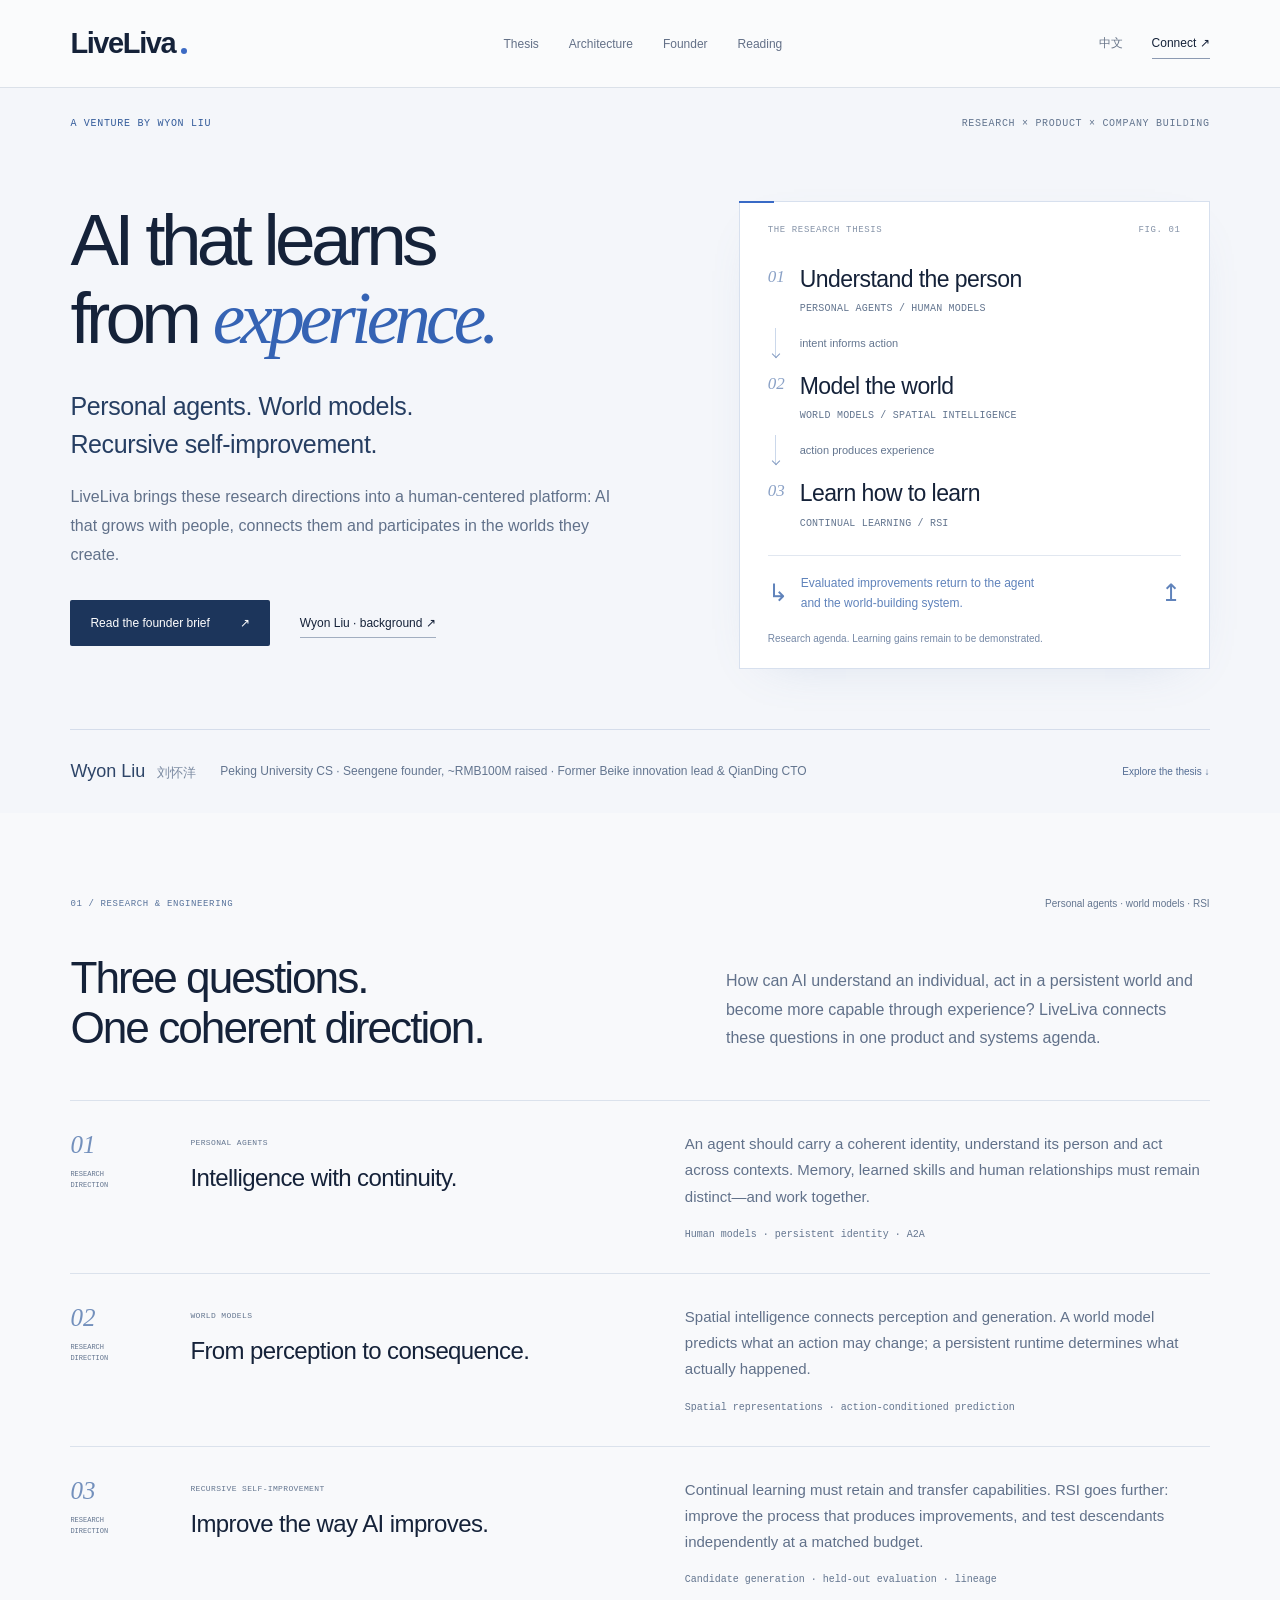
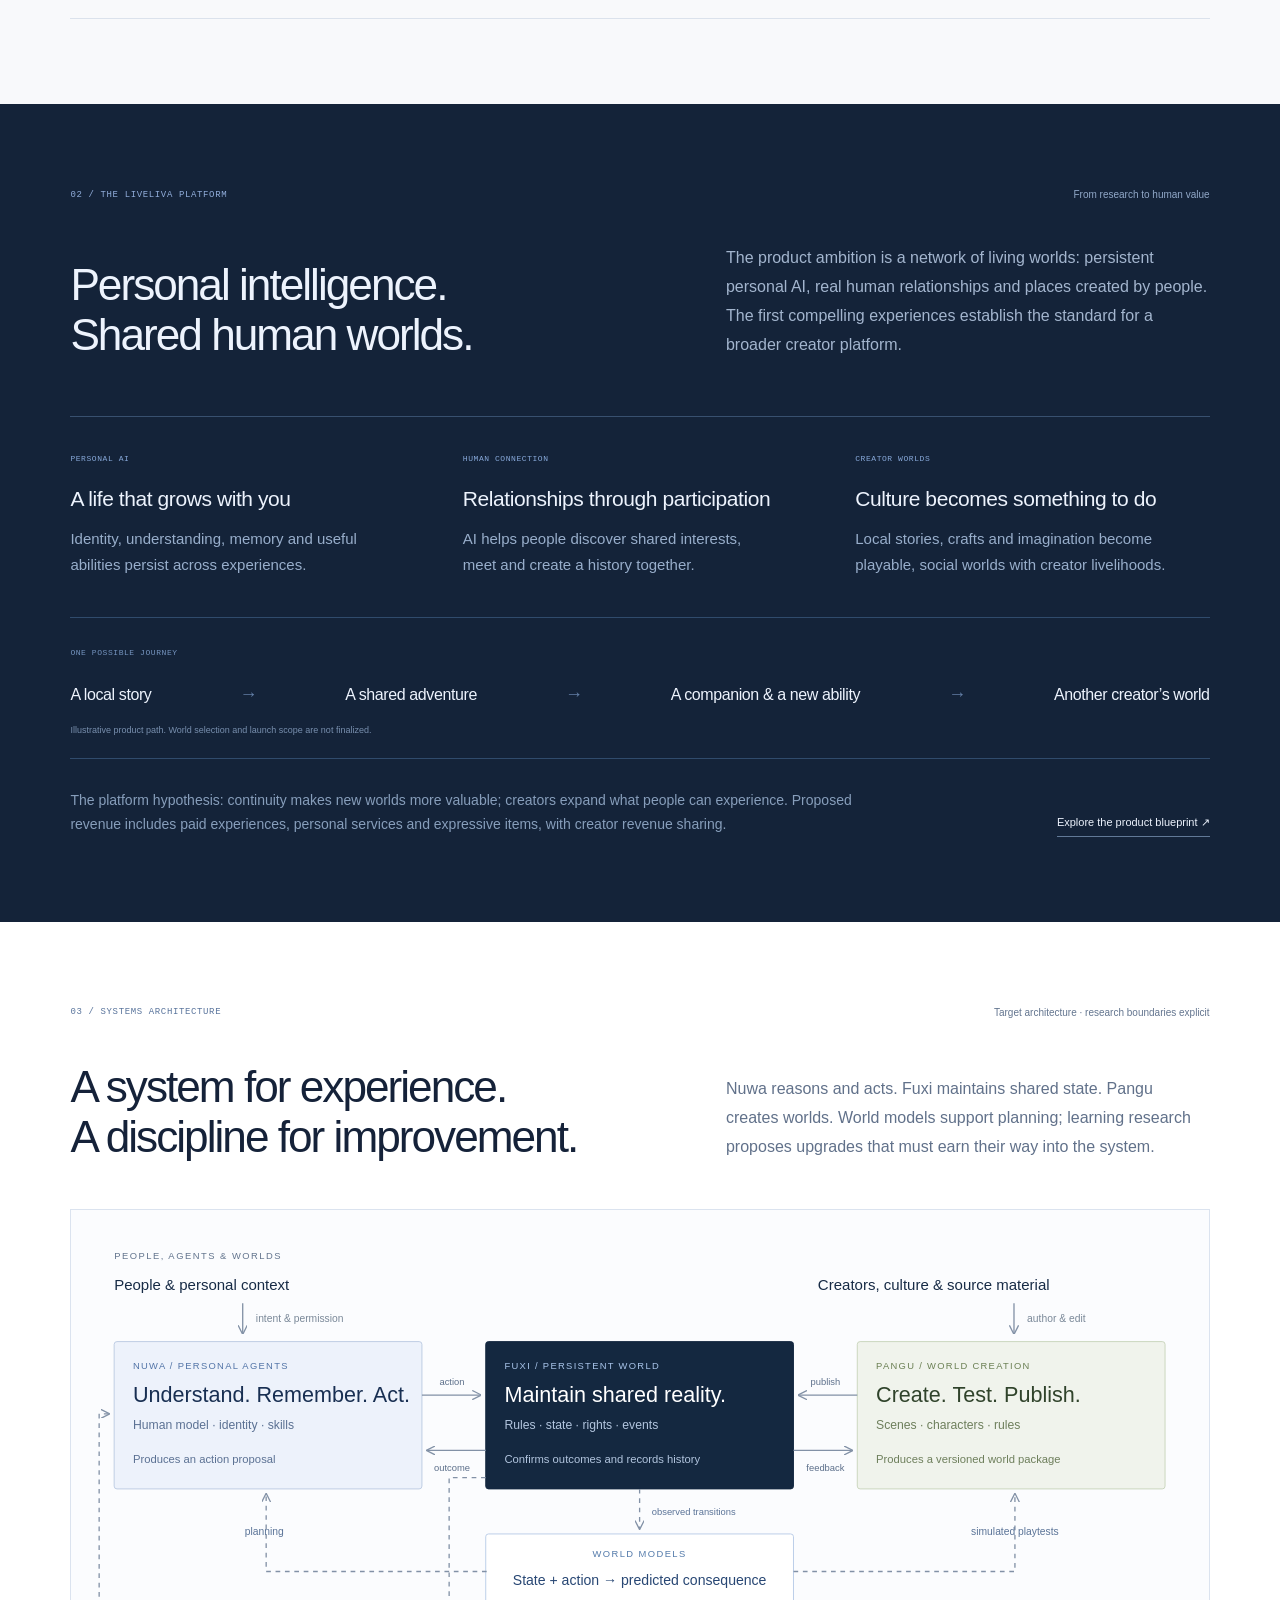
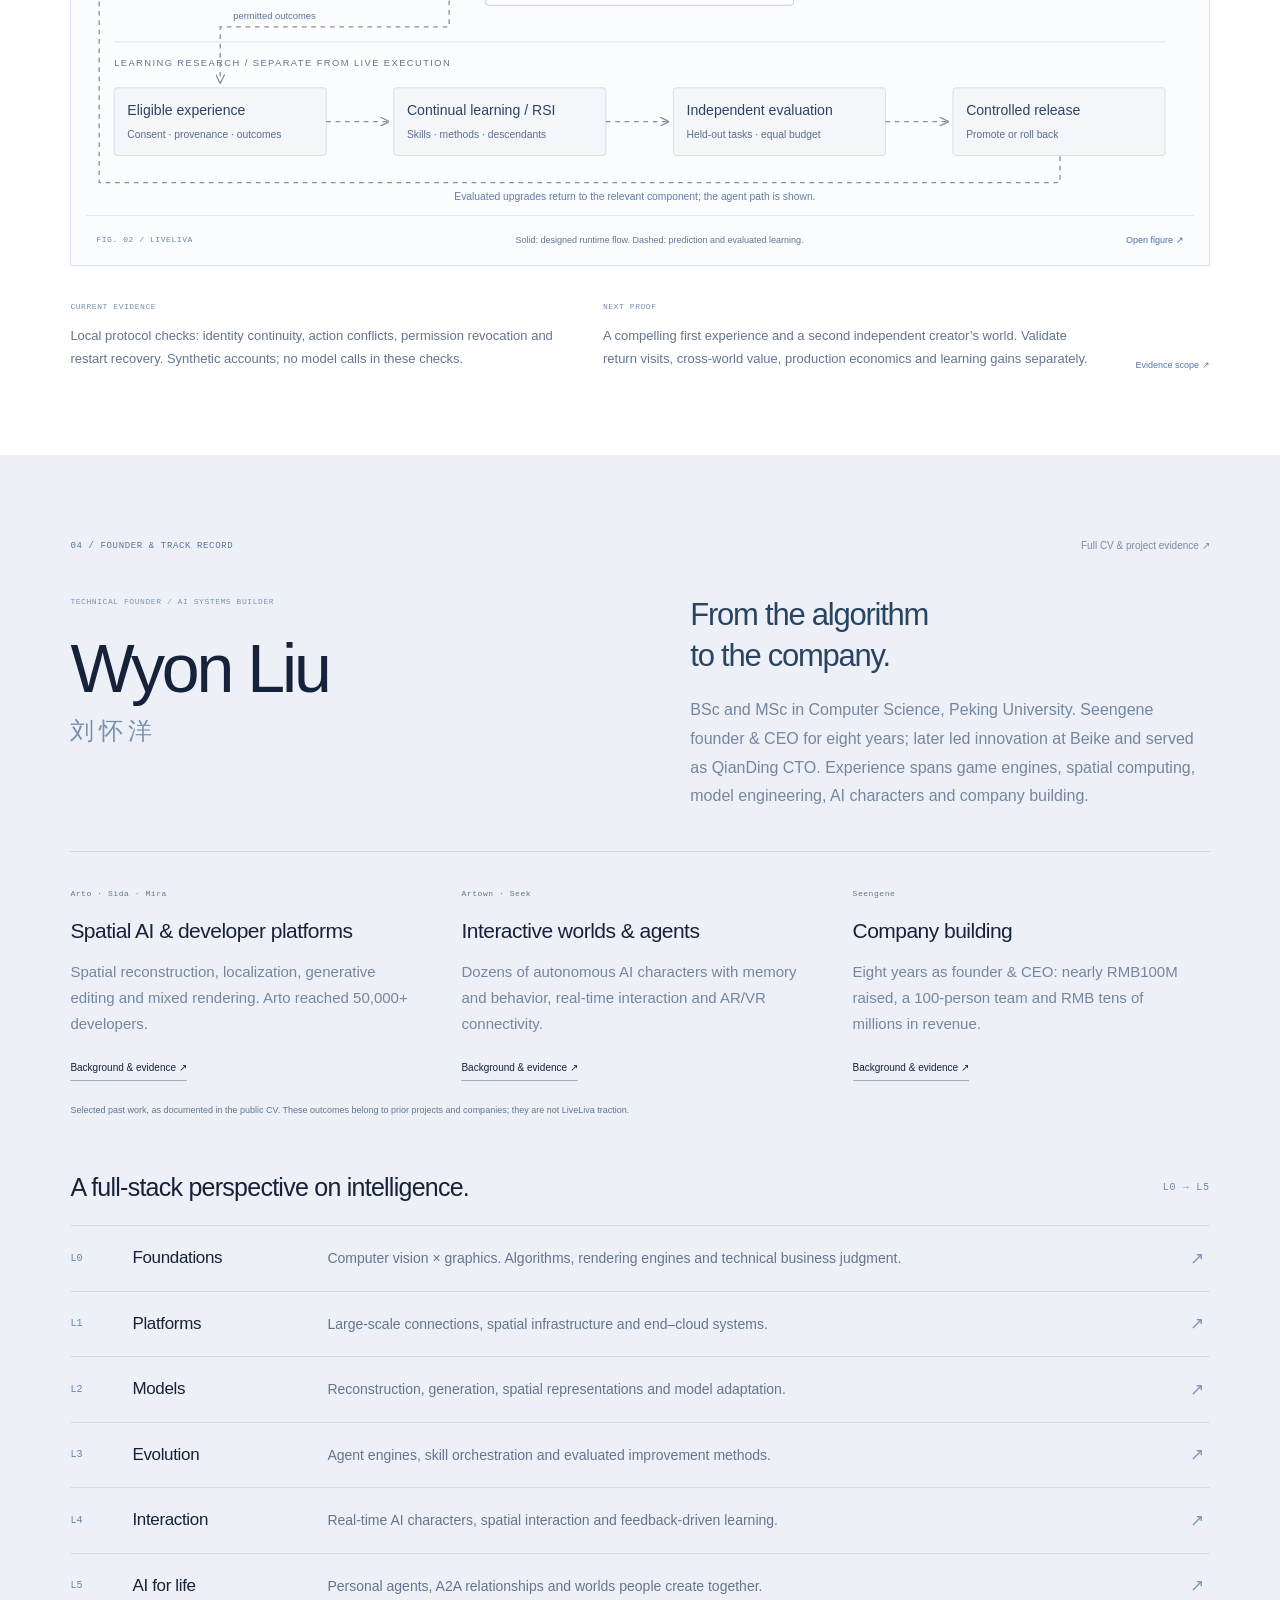
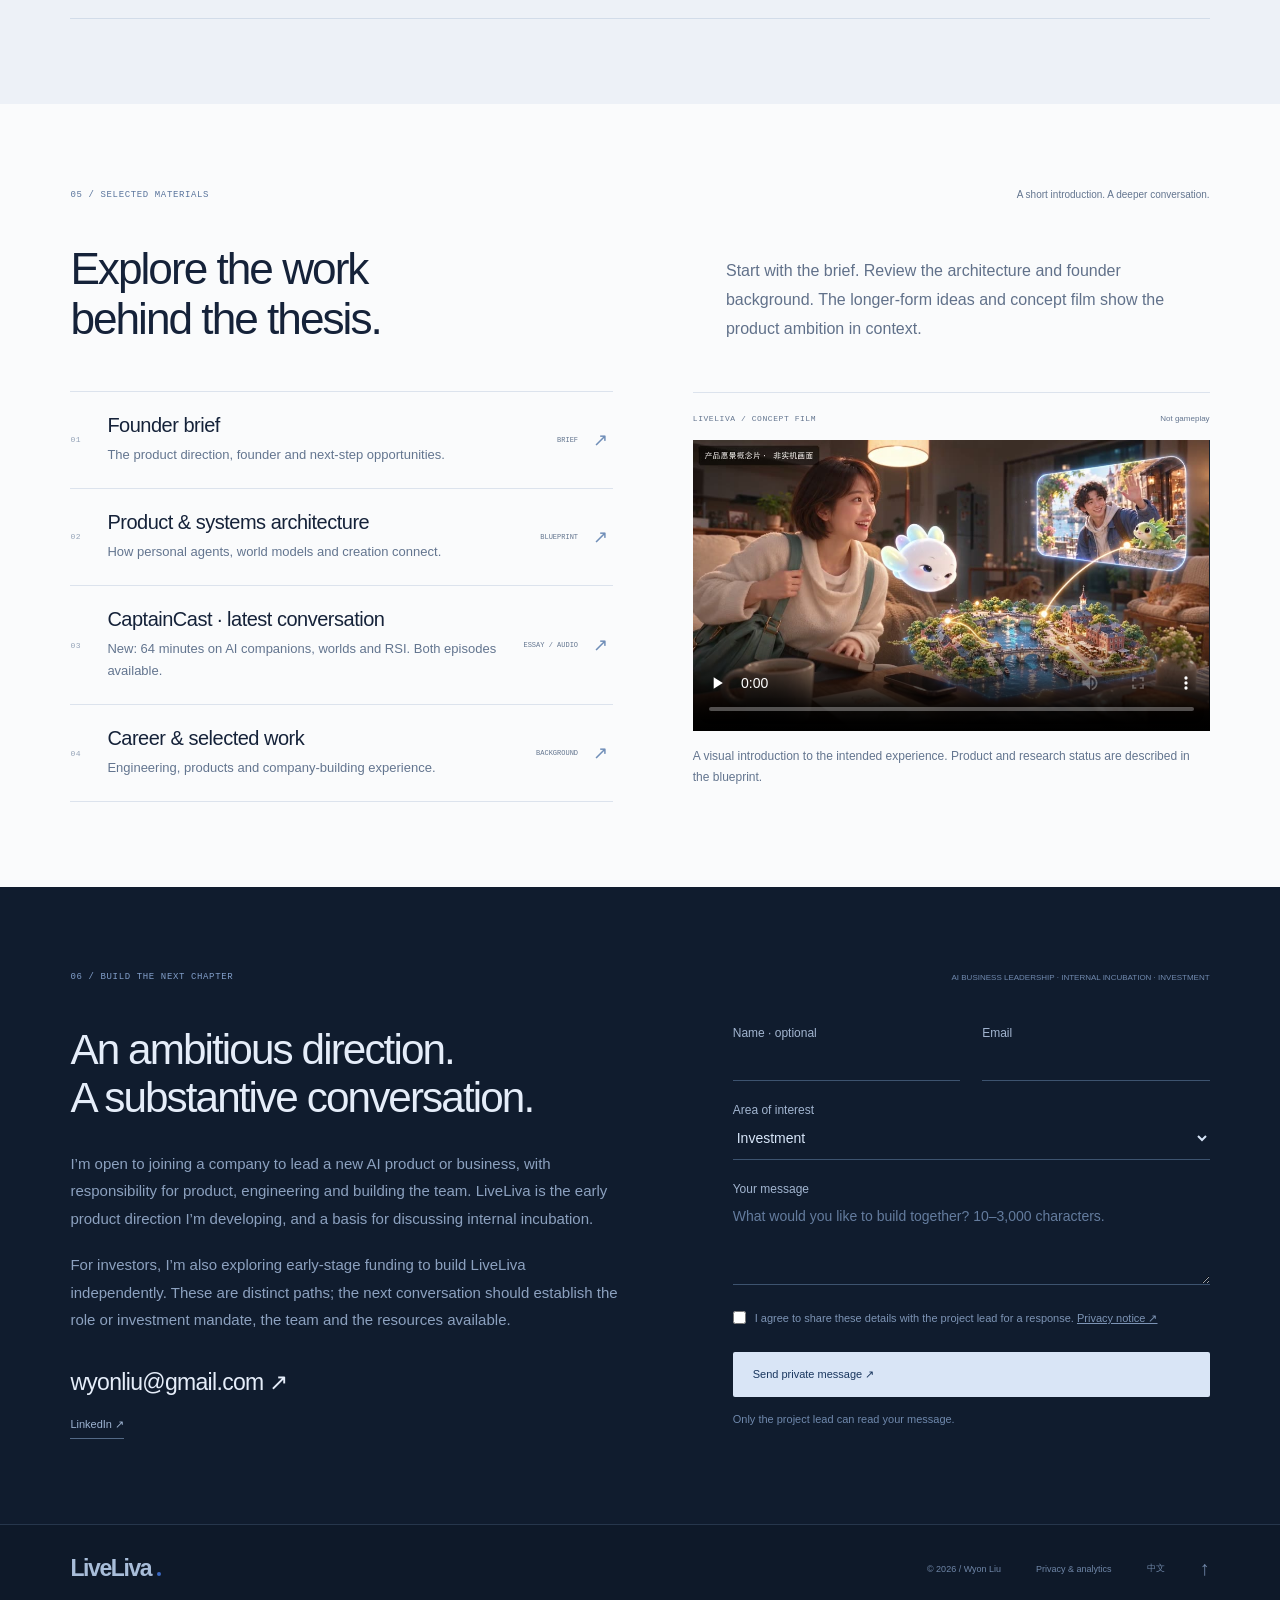
<file: index.html>
<!doctype html><html lang="en"><head><meta charset="utf-8"><meta name="viewport" content="width=device-width,initial-scale=1"><title>LiveLiva — Wyon Liu · Agents, World Models & RSI</title><meta name="description" content="Wyon Liu: technical founder, Peking University CS, Seengene founder and former QianDing CTO. Building LiveLiva at the intersection of personal agents, world models and recursive self-improvement."><meta name="theme-color" content="#101a29"><meta property="og:title" content="LiveLiva | Wyon Liu — Agents, World Models & RSI"><meta property="og:description" content="A technical founder’s next venture. Personal intelligence, real human connection and creator-made worlds."><meta property="og:type" content="website"><meta property="og:url" content="https://wyonliu.github.io/LiveLiva/index.html"><meta property="og:image" content="https://wyonliu.github.io/LiveLiva/assets/research-share.png"><meta property="og:image:width" content="1200"><meta property="og:image:height" content="630"><meta name="twitter:card" content="summary_large_image"><link rel="icon" href="assets/favicon.svg"><link rel="stylesheet" href="research.css"><script defer src="config.js"></script><script defer src="site.js"></script></head><body class="en"><a class="skip" href="#thesis">Skip to content</a>
<header><a class="brand" href="index.html">LiveLiva<span class="brand-dot"></span></a><nav aria-label="Navigation"><a href="#thesis">Thesis</a><a href="#architecture">Architecture</a><a href="#founder">Founder</a><a href="#reading">Reading</a></nav><div class="header-end"><a href="zh.html" class="language">中文</a><a class="contact-nav" href="#connect">Connect ↗</a></div></header>
<main><section class="hero"><div class="hero-top mono"><span>A VENTURE BY WYON LIU</span><span>RESEARCH × PRODUCT × COMPANY BUILDING</span></div><div class="hero-layout"><div class="hero-copy"><h1>AI that learns<br>from <em>experience.</em></h1><p class="hero-summary">Personal agents. World models.<br>Recursive self-improvement.</p><p class="hero-description">LiveLiva brings these research directions into a human-centered platform: AI that grows with people, connects them and participates in the worlds they create.</p><div class="hero-actions"><a class="button primary" href="brief/LiveLiva_One_Page_EN.html">Read the founder brief <span>↗</span></a><a class="text-link" href="https://wyonliu.github.io/cv/">Wyon Liu · background ↗</a></div></div><div class="hero-research"><div class="figure-heading mono"><span>THE RESEARCH THESIS</span><span>FIG. 01</span></div><div class="thesis-track"><span class="track-no">01</span><div><h2>Understand the person</h2><p>PERSONAL AGENTS / HUMAN MODELS</p></div><span class="track-symbol">α</span></div><div class="track-connector"><span></span><i>intent informs action</i></div><div class="thesis-track"><span class="track-no">02</span><div><h2>Model the world</h2><p>WORLD MODELS / SPATIAL INTELLIGENCE</p></div><span class="track-symbol">ω</span></div><div class="track-connector"><span></span><i>action produces experience</i></div><div class="thesis-track"><span class="track-no">03</span><div><h2>Learn how to learn</h2><p>CONTINUAL LEARNING / RSI</p></div><span class="track-symbol">Δ</span></div><div class="research-return"><span>↳</span><p>Evaluated improvements return to the agent<br>and the world-building system.</p><span>↥</span></div><p class="figure-caption">Research agenda. Learning gains remain to be demonstrated.</p></div></div><div class="hero-footer"><p><strong>Wyon Liu <span>刘怀洋</span></strong>Peking University CS · Seengene founder, ~RMB100M raised · Former Beike innovation lead & QianDing CTO</p><a href="#thesis" class="scroll-link">Explore the thesis ↓</a></div></section>
<section class="section thesis" id="thesis"><div class="section-head"><span class="mono">01 / RESEARCH & ENGINEERING</span><span>Personal agents · world models · RSI</span></div><div class="section-intro"><h2>Three questions.<br>One coherent direction.</h2><p>How can AI understand an individual, act in a persistent world and become more capable through experience? LiveLiva connects these questions in one product and systems agenda.</p></div><article class="research-row"><div class="row-index">01<span>RESEARCH DIRECTION</span></div><div class="research-name"><span class="mono">PERSONAL AGENTS</span><h3>Intelligence with continuity.</h3></div><div class="research-detail"><p>An agent should carry a coherent identity, understand its person and act across contexts. Memory, learned skills and human relationships must remain distinct—and work together.</p><span class="research-tags">Human models · persistent identity · A2A</span></div></article><article class="research-row"><div class="row-index">02<span>RESEARCH DIRECTION</span></div><div class="research-name"><span class="mono">WORLD MODELS</span><h3>From perception to consequence.</h3></div><div class="research-detail"><p>Spatial intelligence connects perception and generation. A world model predicts what an action may change; a persistent runtime determines what actually happened.</p><span class="research-tags">Spatial representations · action-conditioned prediction</span></div></article><article class="research-row"><div class="row-index">03<span>RESEARCH DIRECTION</span></div><div class="research-name"><span class="mono">RECURSIVE SELF-IMPROVEMENT</span><h3>Improve the way AI improves.</h3></div><div class="research-detail"><p>Continual learning must retain and transfer capabilities. RSI goes further: improve the process that produces improvements, and test descendants independently at a matched budget.</p><span class="research-tags">Candidate generation · held-out evaluation · lineage</span></div></article></section>
<section class="section platform" id="platform"><div class="section-head"><span class="mono">02 / THE LIVELIVA PLATFORM</span><span>From research to human value</span></div><div class="section-intro"><h2>Personal intelligence.<br>Shared human worlds.</h2><p>The product ambition is a network of living worlds: persistent personal AI, real human relationships and places created by people. The first compelling experiences establish the standard for a broader creator platform.</p></div><div class="product-model"><div class="product-column"><span class="mono">PERSONAL AI</span><h3>A life that grows with you</h3><p>Identity, understanding, memory and useful abilities persist across experiences.</p></div><div class="product-column"><span class="mono">HUMAN CONNECTION</span><h3>Relationships through participation</h3><p>AI helps people discover shared interests, meet and create a history together.</p></div><div class="product-column"><span class="mono">CREATOR WORLDS</span><h3>Culture becomes something to do</h3><p>Local stories, crafts and imagination become playable, social worlds with creator livelihoods.</p></div></div><div class="product-path"><span class="path-label mono">ONE POSSIBLE JOURNEY</span><p>A local story<b>→</b>A shared adventure<b>→</b>A companion & a new ability<b>→</b>Another creator’s world</p><small>Illustrative product path. World selection and launch scope are not finalized.</small></div><div class="platform-note"><p>The platform hypothesis: continuity makes new worlds more valuable; creators expand what people can experience. Proposed revenue includes paid experiences, personal services and expressive items, with creator revenue sharing.</p><a class="text-link" href="product.html">Explore the product blueprint ↗</a></div></section>
<section class="section architecture-section" id="architecture"><div class="section-head"><span class="mono">03 / SYSTEMS ARCHITECTURE</span><span>Target architecture · research boundaries explicit</span></div><div class="section-intro"><h2>A system for experience.<br>A discipline for improvement.</h2><p>Nuwa reasons and acts. Fuxi maintains shared state. Pangu creates worlds. World models support planning; learning research proposes upgrades that must earn their way into the system.</p></div><figure class="architecture"><svg xmlns="http://www.w3.org/2000/svg" viewBox="0 0 1180 625" role="img" aria-labelledby="title desc"><title id="title">LiveLiva — system architecture</title><desc id="desc">Nuwa proposes actions; Fuxi confirms outcomes; Pangu publishes worlds. World models assist planning and playtests. Independent research evaluates upgrades.</desc><defs><marker id="arrow" markerWidth="7" markerHeight="7" refX="6" refY="3.5" orient="auto"><path d="M0 0L7 3.5L0 7" fill="none" stroke="#8291a6"/></marker></defs><rect width="1180" height="625" fill="#fbfcfe"/><g font-family="Arial, PingFang SC, Microsoft YaHei, sans-serif"><text x="30" y="32" font-size="10" fill="#62748d" text-anchor="start" font-weight="400" letter-spacing="1.6">PEOPLE, AGENTS &amp; WORLDS</text><text x="30" y="65" font-size="16" fill="#172b46" text-anchor="start" font-weight="500" letter-spacing="0">People &amp; personal context</text><text x="780" y="65" font-size="16" fill="#172b46" text-anchor="start" font-weight="500" letter-spacing="0">Creators, culture &amp; source material</text><path d="M167 79V111" fill="none" stroke="#8291a6" stroke-width="1.4" marker-end="url(#arrow)"/><text x="181" y="99" font-size="11" fill="#7a8898" text-anchor="start" font-weight="400" letter-spacing="0">intent &amp; permission</text><path d="M989 79V111" fill="none" stroke="#8291a6" stroke-width="1.4" marker-end="url(#arrow)"/><text x="1003" y="99" font-size="11" fill="#7a8898" text-anchor="start" font-weight="400" letter-spacing="0">author &amp; edit</text><rect x="30" y="120" width="328" height="157" rx="3" fill="#edf2fb" stroke="#bccbe3"/><rect x="426" y="120" width="328" height="157" rx="3" fill="#142840" stroke="#142840"/><rect x="822" y="120" width="328" height="157" rx="3" fill="#f0f3ec" stroke="#c9d5bc"/><text x="50" y="149" font-size="10" fill="#5274a7" text-anchor="start" font-weight="400" letter-spacing="1.4">NUWA / PERSONAL AGENTS</text><text x="50" y="184" font-size="23" fill="#182f52" text-anchor="start" font-weight="500" letter-spacing="0">Understand. Remember. Act.</text><text x="50" y="213" font-size="13" fill="#5b7193" text-anchor="start" font-weight="400" letter-spacing="0">Human model · identity · skills</text><text x="50" y="249" font-size="12" fill="#5b7193" text-anchor="start" font-weight="400" letter-spacing="0">Produces an action proposal</text><text x="446" y="149" font-size="10" fill="#a9c5ea" text-anchor="start" font-weight="400" letter-spacing="1.4">FUXI / PERSISTENT WORLD</text><text x="446" y="184" font-size="23" fill="#ffffff" text-anchor="start" font-weight="500" letter-spacing="0">Maintain shared reality.</text><text x="446" y="213" font-size="13" fill="#b2c5de" text-anchor="start" font-weight="400" letter-spacing="0">Rules · state · rights · events</text><text x="446" y="249" font-size="12" fill="#b2c5de" text-anchor="start" font-weight="400" letter-spacing="0">Confirms outcomes and records history</text><text x="842" y="149" font-size="10" fill="#6a7f53" text-anchor="start" font-weight="400" letter-spacing="1.4">PANGU / WORLD CREATION</text><text x="842" y="184" font-size="23" fill="#30432b" text-anchor="start" font-weight="500" letter-spacing="0">Create. Test. Publish.</text><text x="842" y="213" font-size="13" fill="#6e7f5c" text-anchor="start" font-weight="400" letter-spacing="0">Scenes · characters · rules</text><text x="842" y="249" font-size="12" fill="#6e7f5c" text-anchor="start" font-weight="400" letter-spacing="0">Produces a versioned world package</text><path d="M358 177H420" fill="none" stroke="#8291a6" stroke-width="1.4" marker-end="url(#arrow)"/><text x="390" y="166" font-size="10" fill="#5c6f8a" text-anchor="middle" font-weight="400" letter-spacing="0">action</text><path d="M426 236H364" fill="none" stroke="#8291a6" stroke-width="1.4" marker-end="url(#arrow)"/><text x="390" y="258" font-size="10" fill="#5c6f8a" text-anchor="middle" font-weight="400" letter-spacing="0">outcome</text><path d="M822 177H760" fill="none" stroke="#8291a6" stroke-width="1.4" marker-end="url(#arrow)"/><text x="788" y="166" font-size="10" fill="#5c6f8a" text-anchor="middle" font-weight="400" letter-spacing="0">publish</text><path d="M754 236H816" fill="none" stroke="#8291a6" stroke-width="1.4" marker-end="url(#arrow)"/><text x="788" y="258" font-size="10" fill="#5c6f8a" text-anchor="middle" font-weight="400" letter-spacing="0">feedback</text><rect x="426" y="325" width="328" height="76" rx="3" fill="#fff" stroke="#b9cce8"/><text x="590" y="350" font-size="10" fill="#537aaa" text-anchor="middle" font-weight="400" letter-spacing="1.5">WORLD MODELS</text><text x="590" y="379" font-size="15" fill="#284774" text-anchor="middle" font-weight="400" letter-spacing="0">State + action → predicted consequence</text><path d="M427 365H192V283" fill="none" stroke="#8291a6" stroke-width="1.4" stroke-dasharray="5 5" marker-end="url(#arrow)"/><text x="190" y="326" font-size="11" fill="#5a7397" text-anchor="middle" font-weight="400" letter-spacing="0">planning</text><path d="M754 365H990V283" fill="none" stroke="#8291a6" stroke-width="1.4" stroke-dasharray="5 5" marker-end="url(#arrow)"/><text x="990" y="326" font-size="11" fill="#5a7397" text-anchor="middle" font-weight="400" letter-spacing="0">simulated playtests</text><path d="M590 277V319" fill="none" stroke="#8291a6" stroke-width="1.4" stroke-dasharray="5 5" marker-end="url(#arrow)"/><text x="603" y="305" font-size="10" fill="#5a7397" text-anchor="start" font-weight="400" letter-spacing="0">observed transitions</text><path d="M426 265H387V424H143V483" fill="none" stroke="#8291a6" stroke-width="1.4" stroke-dasharray="5 5" marker-end="url(#arrow)"/><text x="157" y="416" font-size="10" fill="#5a7397" text-anchor="start" font-weight="400" letter-spacing="0">permitted outcomes</text><path d="M30 440H1150" stroke="#dce2e9"/><text x="30" y="466" font-size="10" fill="#62748d" text-anchor="start" font-weight="400" letter-spacing="1.5">LEARNING RESEARCH / SEPARATE FROM LIVE EXECUTION</text><rect x="30" y="489" width="226" height="72" rx="3" fill="#f4f6f9" stroke="#d6dde7"/><text x="44" y="518" font-size="15" fill="#2d4466" text-anchor="start" font-weight="500" letter-spacing="0">Eligible experience</text><text x="44" y="543" font-size="11" fill="#5c6f8a" text-anchor="start" font-weight="400" letter-spacing="0">Consent · provenance · outcomes</text><rect x="328" y="489" width="226" height="72" rx="3" fill="#f4f6f9" stroke="#d6dde7"/><text x="342" y="518" font-size="15" fill="#2d4466" text-anchor="start" font-weight="500" letter-spacing="0">Continual learning / RSI</text><text x="342" y="543" font-size="11" fill="#5c6f8a" text-anchor="start" font-weight="400" letter-spacing="0">Skills · methods · descendants</text><rect x="626" y="489" width="226" height="72" rx="3" fill="#f4f6f9" stroke="#d6dde7"/><text x="640" y="518" font-size="15" fill="#2d4466" text-anchor="start" font-weight="500" letter-spacing="0">Independent evaluation</text><text x="640" y="543" font-size="11" fill="#5c6f8a" text-anchor="start" font-weight="400" letter-spacing="0">Held-out tasks · equal budget</text><rect x="924" y="489" width="226" height="72" rx="3" fill="#f4f6f9" stroke="#d6dde7"/><text x="938" y="518" font-size="15" fill="#2d4466" text-anchor="start" font-weight="500" letter-spacing="0">Controlled release</text><text x="938" y="543" font-size="11" fill="#5c6f8a" text-anchor="start" font-weight="400" letter-spacing="0">Promote or roll back</text><path d="M256 525H322" fill="none" stroke="#8291a6" stroke-width="1.4" stroke-dasharray="5 5" marker-end="url(#arrow)"/><path d="M554 525H620" fill="none" stroke="#8291a6" stroke-width="1.4" stroke-dasharray="5 5" marker-end="url(#arrow)"/><path d="M852 525H918" fill="none" stroke="#8291a6" stroke-width="1.4" stroke-dasharray="5 5" marker-end="url(#arrow)"/><path d="M1038 562V590H14V197H24" fill="none" stroke="#8291a6" stroke-width="1.4" stroke-dasharray="5 5" marker-end="url(#arrow)"/><text x="585" y="609" font-size="11" fill="#607da5" text-anchor="middle" font-weight="400" letter-spacing="0">Evaluated upgrades return to the relevant component; the agent path is shown.</text></g></svg><figcaption><span class="mono">FIG. 02 / LIVELIVA</span><span>Solid: designed runtime flow. Dashed: prediction and evaluated learning.</span><a href="research-map-EN.svg" target="_blank">Open figure ↗</a></figcaption></figure><div class="architecture-mobile"><ol><li><b>Pangu · create</b><span>Sources → editable, tested world packages</span></li><li><b>Nuwa ↔ Fuxi · act</b><span>Action proposals → verified outcomes → personal experience</span></li><li><b>World models · predict</b><span>State + action → possible consequences for planning</span></li><li><b>CL → RSI</b><span>Eligible experience → candidates → independent evaluation → release / rollback</span></li></ol><a class="text-link" href="research-map-EN.svg" target="_blank">Open the full architecture ↗</a></div><div class="evidence-strip"><div><span class="mono">CURRENT EVIDENCE</span><p>Local protocol checks: identity continuity, action conflicts, permission revocation and restart recovery. Synthetic accounts; no model calls in these checks.</p></div><div><span class="mono">NEXT PROOF</span><p>A compelling first experience and a second independent creator’s world. Validate return visits, cross-world value, production economics and learning gains separately.</p></div><a href="product.html#evidence">Evidence scope ↗</a></div></section>
<section class="section founder" id="founder"><div class="section-head"><span class="mono">04 / FOUNDER & TRACK RECORD</span><a href="https://wyonliu.github.io/cv/">Full CV & project evidence ↗</a></div><div class="founder-intro"><div><p class="mono">TECHNICAL FOUNDER / AI SYSTEMS BUILDER</p><h2>Wyon Liu<span>刘怀洋</span></h2></div><div><p class="founder-statement">From the algorithm<br>to the company.</p><p>BSc and MSc in Computer Science, Peking University. Seengene founder & CEO for eight years; later led innovation at Beike and served as QianDing CTO. Experience spans game engines, spatial computing, model engineering, AI characters and company building.</p></div></div><div class="case-grid"><article class="case"><span class="mono">Arto · Sida · Mira</span><h3>Spatial AI & developer platforms</h3><p>Spatial reconstruction, localization, generative editing and mixed rendering. Arto reached 50,000+ developers.</p><a class="text-link" href="https://wyonliu.github.io/cv/#platform">Background & evidence ↗</a></article><article class="case"><span class="mono">Artown · Seek</span><h3>Interactive worlds & agents</h3><p>Dozens of autonomous AI characters with memory and behavior, real-time interaction and AR/VR connectivity.</p><a class="text-link" href="https://wyonliu.github.io/cv/#interaction">Background & evidence ↗</a></article><article class="case"><span class="mono">Seengene</span><h3>Company building</h3><p>Eight years as founder & CEO: nearly RMB100M raised, a 100-person team and RMB tens of millions in revenue.</p><a class="text-link" href="https://wyonliu.github.io/cv/#case-xijian">Background & evidence ↗</a></article></div><p class="source-note">Selected past work, as documented in the public CV. These outcomes belong to prior projects and companies; they are not LiveLiva traction.</p><div class="capability-heading"><h3>A full-stack perspective on intelligence.</h3><span class="mono">L0 → L5</span></div><div class="capabilities"><a class="capability" href="https://wyonliu.github.io/cv/#foundation"><span class="level">L0</span><h3>Foundations</h3><p>Computer vision × graphics. Algorithms, rendering engines and technical business judgment.</p><b>↗</b></a><a class="capability" href="https://wyonliu.github.io/cv/#platform"><span class="level">L1</span><h3>Platforms</h3><p>Large-scale connections, spatial infrastructure and end–cloud systems.</p><b>↗</b></a><a class="capability" href="https://wyonliu.github.io/cv/#model"><span class="level">L2</span><h3>Models</h3><p>Reconstruction, generation, spatial representations and model adaptation.</p><b>↗</b></a><a class="capability" href="https://wyonliu.github.io/cv/#enterprise"><span class="level">L3</span><h3>Evolution</h3><p>Agent engines, skill orchestration and evaluated improvement methods.</p><b>↗</b></a><a class="capability" href="https://wyonliu.github.io/cv/#interaction"><span class="level">L4</span><h3>Interaction</h3><p>Real-time AI characters, spatial interaction and feedback-driven learning.</p><b>↗</b></a><a class="capability" href="https://wyonliu.github.io/cv/#life"><span class="level">L5</span><h3>AI for life</h3><p>Personal agents, A2A relationships and worlds people create together.</p><b>↗</b></a></div></section>
<section class="section reading" id="reading"><div class="section-head"><span class="mono">05 / SELECTED MATERIALS</span><span>A short introduction. A deeper conversation.</span></div><div class="section-intro"><h2>Explore the work<br>behind the thesis.</h2><p>Start with the brief. Review the architecture and founder background. The longer-form ideas and concept film show the product ambition in context.</p></div><div class="reading-grid"><div class="material-list"><a class="material" href="brief/LiveLiva_One_Page_EN.html"><span class="mono">01</span><div><h3>Founder brief</h3><p>The product direction, founder and next-step opportunities.</p></div><span class="material-type">BRIEF</span><b>↗</b></a><a class="material" href="product.html"><span class="mono">02</span><div><h3>Product & systems architecture</h3><p>How personal agents, world models and creation connect.</p></div><span class="material-type">BLUEPRINT</span><b>↗</b></a><a class="material" href="https://wyonliu.github.io/CaptainCast/liveliva/?v=ep02-20261007"><span class="mono">03</span><div><h3>CaptainCast · latest conversation</h3><p>New: 64 minutes on AI companions, worlds and RSI. Both episodes available.</p></div><span class="material-type">ESSAY / AUDIO</span><b>↗</b></a><a class="material" href="https://wyonliu.github.io/cv/"><span class="mono">04</span><div><h3>Career & selected work</h3><p>Engineering, products and company-building experience.</p></div><span class="material-type">BACKGROUND</span><b>↗</b></a></div><div class="film"><div class="film-head"><span class="mono">LIVELIVA / CONCEPT FILM</span><span>Not gameplay</span></div><video controls playsinline preload="none" poster="assets/film/encounter.jpg" aria-label="LiveLiva concept film"><source src="https://wyonliu.github.io/CaptainCast/liveliva/assets/video/liveliva-concept-v7-web.mp4" type="video/mp4"></video><p>A visual introduction to the intended experience. Product and research status are described in the blueprint.</p></div></div></section>
<section class="section connect" id="connect"><div class="section-head"><span class="mono">06 / BUILD THE NEXT CHAPTER</span><span>AI BUSINESS LEADERSHIP · INTERNAL INCUBATION · INVESTMENT</span></div><div class="connect-grid"><div><h2>An ambitious direction.<br>A substantive conversation.</h2><p>I’m open to joining a company to lead a new AI product or business, with responsibility for product, engineering and building the team. LiveLiva is the early product direction I’m developing, and a basis for discussing internal incubation.</p><p>For investors, I’m also exploring early-stage funding to build LiveLiva independently. These are distinct paths; the next conversation should establish the role or investment mandate, the team and the resources available.</p><a class="email" href="mailto:wyonliu@gmail.com">wyonliu@gmail.com ↗</a><a class="text-link" href="https://www.linkedin.com/in/wyonliu/">LinkedIn ↗</a></div><form id="contact-form"><div class="form-grid"><label>Name · optional<input name="name" maxlength="80" autocomplete="name"></label><label>Email<input name="email" type="email" required maxlength="254" autocomplete="email"></label><label class="wide">Area of interest<select name="interest"><option value="investor">Investment</option><option value="incubation">Incubation</option><option value="creator">World creation</option><option value="other">AI product / engineering leadership</option></select></label><label class="wide">Your message<textarea name="message" required minlength="10" maxlength="3000" rows="4" placeholder="What would you like to build together? 10–3,000 characters."></textarea></label></div><div class="trap" aria-hidden="true"><label>Website<input name="website" tabindex="-1" autocomplete="off"></label></div><label class="consent"><input type="checkbox" name="consent" required><span>I agree to share these details with the project lead for a response. <a href="privacy.html">Privacy notice ↗</a></span></label><button class="button primary" type="submit" disabled>Send private message ↗</button><p id="contact-status" role="status" aria-live="polite">Messaging is not enabled yet. Please use the email link.</p></form></div></section></main><footer><a class="brand" href="index.html">LiveLiva<span class="brand-dot"></span></a><span>© 2026 / Wyon Liu</span><a href="privacy.html">Privacy & analytics</a><a href="zh.html">中文</a><a href="#">↑</a></footer></body></html>
</file>
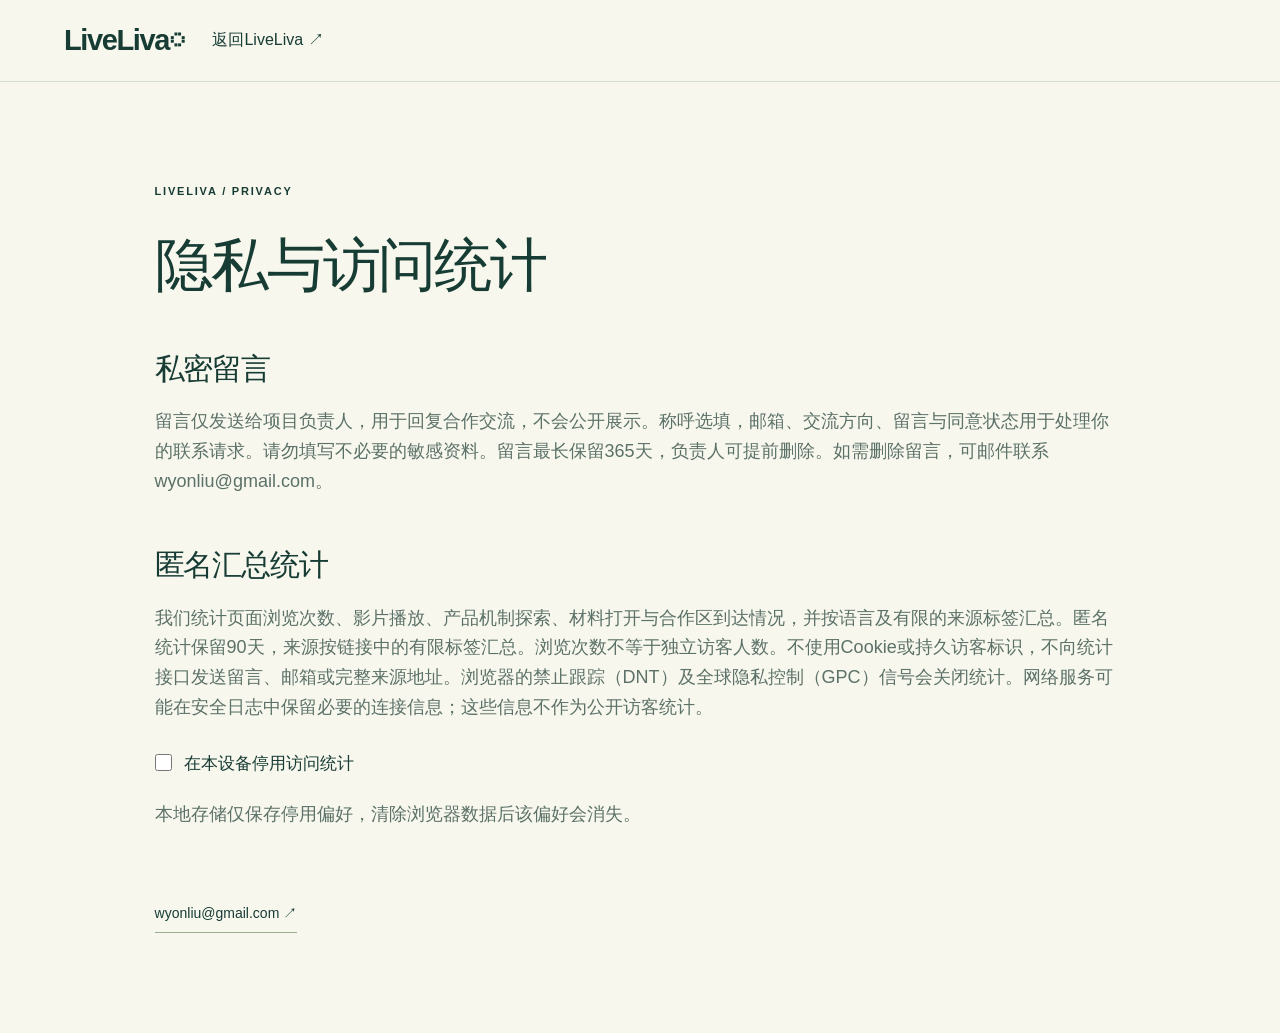
<file: privacy-zh.html>
<!doctype html><html lang="zh-CN"><head><meta charset="utf-8"><meta name="viewport" content="width=device-width,initial-scale=1"><meta name="theme-color" content="#102924"><title>LiveLiva — 隐私说明</title><meta name="description" content="LiveLiva正在构建创作者共建的可玩世界平台。让地方、文化与生活成为可参与的冒险，与真实朋友和持续成长的AI伙伴一起探索。"><meta property="og:title" content="LiveLiva — 走进一个世界。带着经历，走向下一程。"><meta property="og:description" content="LiveLiva正在构建创作者共建的可玩世界平台。让地方、文化与生活成为可参与的冒险，与真实朋友和持续成长的AI伙伴一起探索。"><meta property="og:image" content="https://wyonliu.github.io/LiveLiva/assets/lives.png"><meta property="og:url" content="https://wyonliu.github.io/LiveLiva/zh.html"><meta property="og:type" content="website"><meta name="twitter:card" content="summary_large_image"><link rel="icon" href="assets/favicon.svg"><link rel="stylesheet" href="style.css"><link rel="alternate" hreflang="en" href="https://wyonliu.github.io/LiveLiva/"><link rel="alternate" hreflang="zh-CN" href="https://wyonliu.github.io/LiveLiva/zh.html"><script defer src="config.js"></script><script defer src="site.js"></script></head><body class="zh"><nav class="nav"><a class="wordmark" href="zh.html">LiveLiva◌</a><a href="zh.html">返回LiveLiva ↗</a></nav><main class="blueprint section"><p class="eyebrow">LIVELIVA / PRIVACY</p><h1>隐私与访问统计</h1><section><h2>私密留言</h2><p>留言仅发送给项目负责人，用于回复合作交流，不会公开展示。称呼选填，邮箱、交流方向、留言与同意状态用于处理你的联系请求。请勿填写不必要的敏感资料。留言最长保留365天，负责人可提前删除。如需删除留言，可邮件联系wyonliu@gmail.com。</p></section><section><h2>匿名汇总统计</h2><p>我们统计页面浏览次数、影片播放、产品机制探索、材料打开与合作区到达情况，并按语言及有限的来源标签汇总。匿名统计保留90天，来源按链接中的有限标签汇总。浏览次数不等于独立访客人数。不使用Cookie或持久访客标识，不向统计接口发送留言、邮箱或完整来源地址。浏览器的禁止跟踪（DNT）及全球隐私控制（GPC）信号会关闭统计。网络服务可能在安全日志中保留必要的连接信息；这些信息不作为公开访客统计。</p><label class="privacy-toggle"><input id="analytics-optout" type="checkbox">在本设备停用访问统计</label><p class="note">本地存储仅保存停用偏好，清除浏览器数据后该偏好会消失。</p><p id="privacy-status" class="note" role="status"></p></section><a class="underlink" href="mailto:wyonliu@gmail.com">wyonliu@gmail.com ↗</a></main></body></html>
</file>
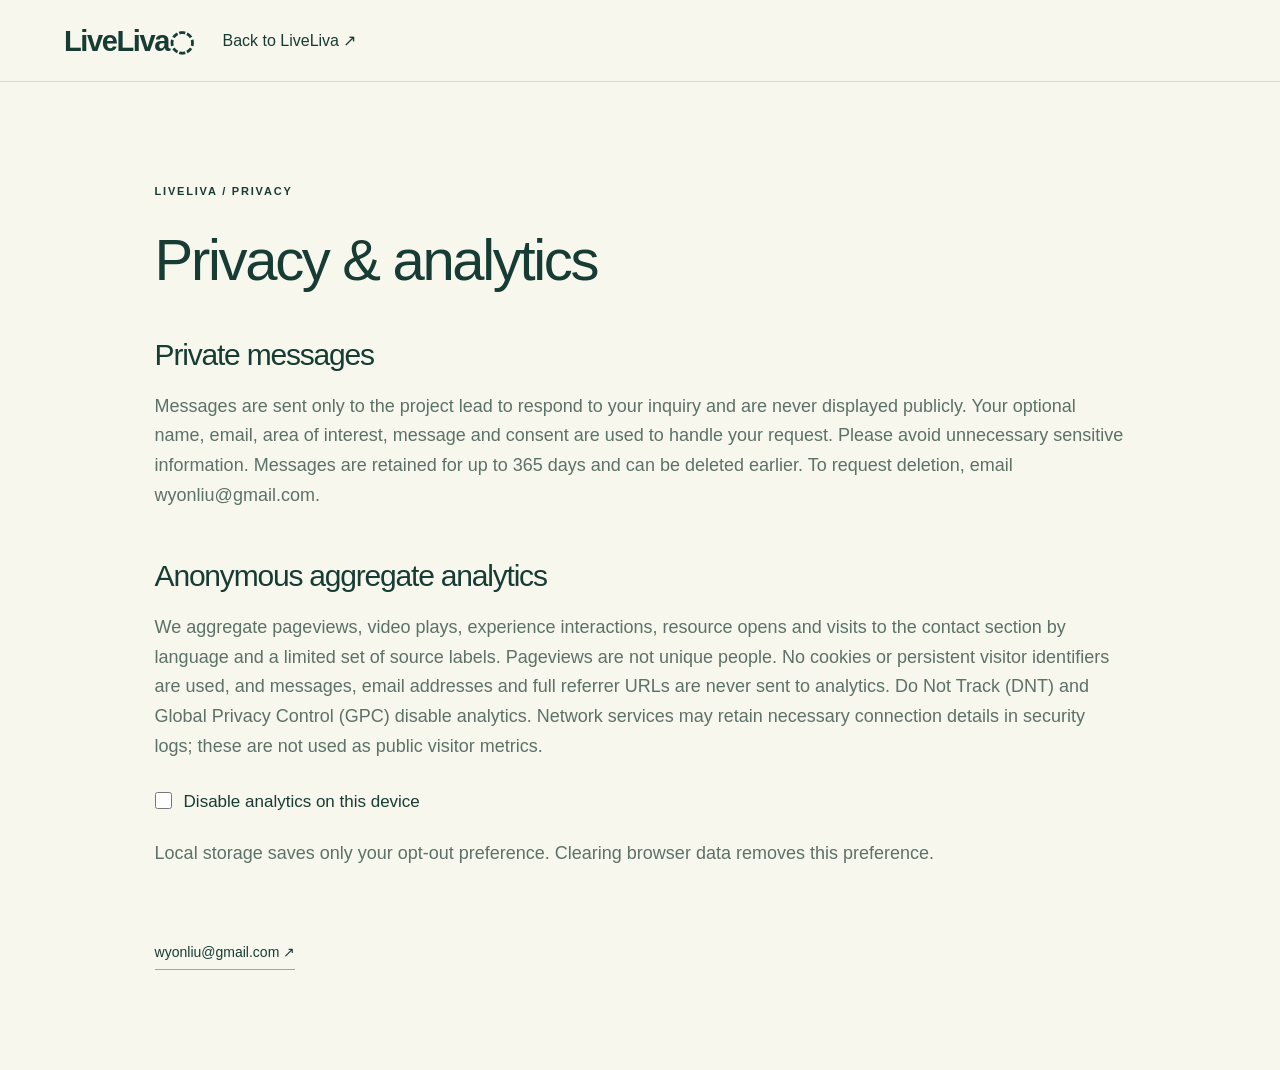
<file: privacy.html>
<!doctype html><html lang="en"><head><meta charset="utf-8"><meta name="viewport" content="width=device-width,initial-scale=1"><meta name="theme-color" content="#102924"><title>LiveLiva — Privacy</title><meta name="description" content="LiveLiva is building a platform where places, cultures and everyday lives become creator-made worlds. Explore with real friends and an AI companion that grows through shared experience."><meta property="og:title" content="LiveLiva — A world to enter. A life to carry forward."><meta property="og:description" content="LiveLiva is building a platform where places, cultures and everyday lives become creator-made worlds. Explore with real friends and an AI companion that grows through shared experience."><meta property="og:image" content="https://wyonliu.github.io/LiveLiva/assets/lives.png"><meta property="og:url" content="https://wyonliu.github.io/LiveLiva/"><meta property="og:type" content="website"><meta name="twitter:card" content="summary_large_image"><link rel="icon" href="assets/favicon.svg"><link rel="stylesheet" href="style.css"><link rel="alternate" hreflang="en" href="https://wyonliu.github.io/LiveLiva/"><link rel="alternate" hreflang="zh-CN" href="https://wyonliu.github.io/LiveLiva/zh.html"><script defer src="config.js"></script><script defer src="site.js"></script></head><body class="en"><nav class="nav"><a class="wordmark" href="index.html">LiveLiva◌</a><a href="index.html">Back to LiveLiva ↗</a></nav><main class="blueprint section"><p class="eyebrow">LIVELIVA / PRIVACY</p><h1>Privacy & analytics</h1><section><h2>Private messages</h2><p>Messages are sent only to the project lead to respond to your inquiry and are never displayed publicly. Your optional name, email, area of interest, message and consent are used to handle your request. Please avoid unnecessary sensitive information. Messages are retained for up to 365 days and can be deleted earlier. To request deletion, email wyonliu@gmail.com.</p></section><section><h2>Anonymous aggregate analytics</h2><p>We aggregate pageviews, video plays, experience interactions, resource opens and visits to the contact section by language and a limited set of source labels. Pageviews are not unique people. No cookies or persistent visitor identifiers are used, and messages, email addresses and full referrer URLs are never sent to analytics. Do Not Track (DNT) and Global Privacy Control (GPC) disable analytics. Network services may retain necessary connection details in security logs; these are not used as public visitor metrics.</p><label class="privacy-toggle"><input id="analytics-optout" type="checkbox">Disable analytics on this device</label><p class="note">Local storage saves only your opt-out preference. Clearing browser data removes this preference.</p><p id="privacy-status" class="note" role="status"></p></section><a class="underlink" href="mailto:wyonliu@gmail.com">wyonliu@gmail.com ↗</a></main></body></html>
</file>
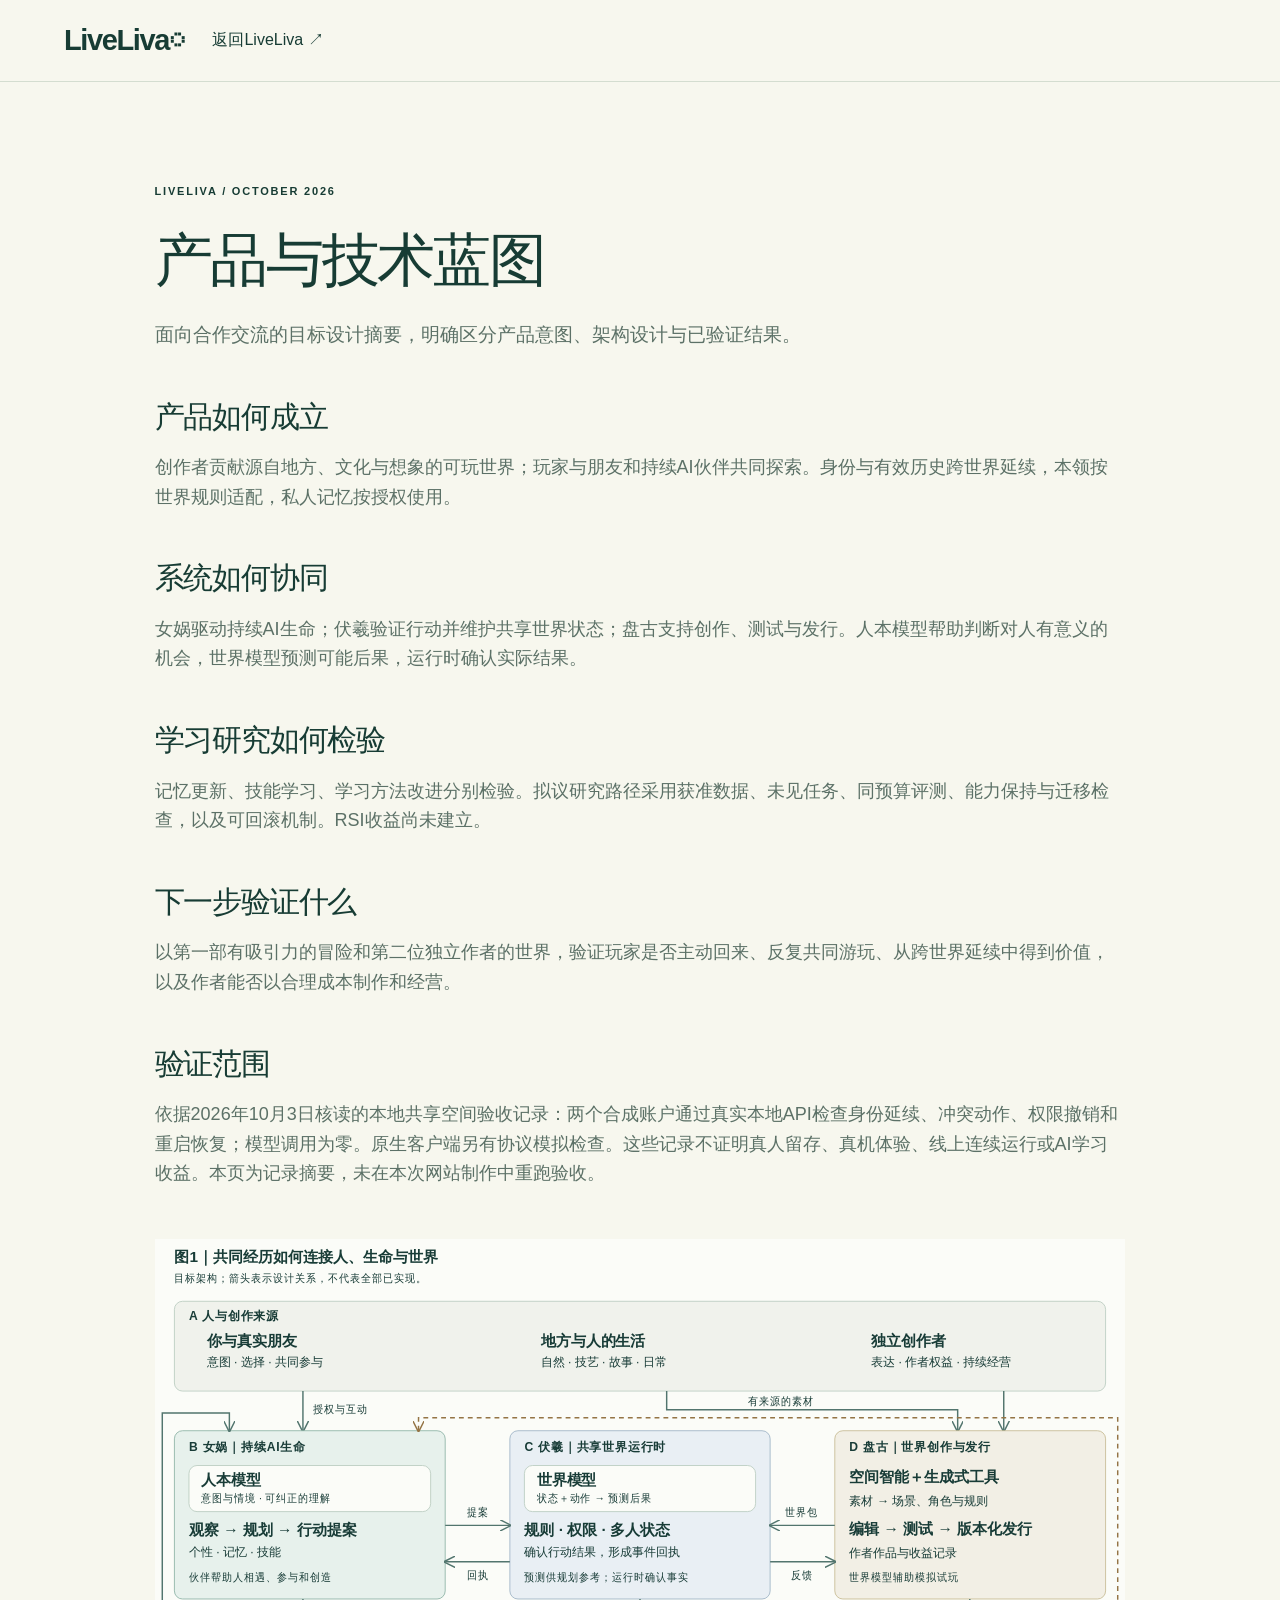
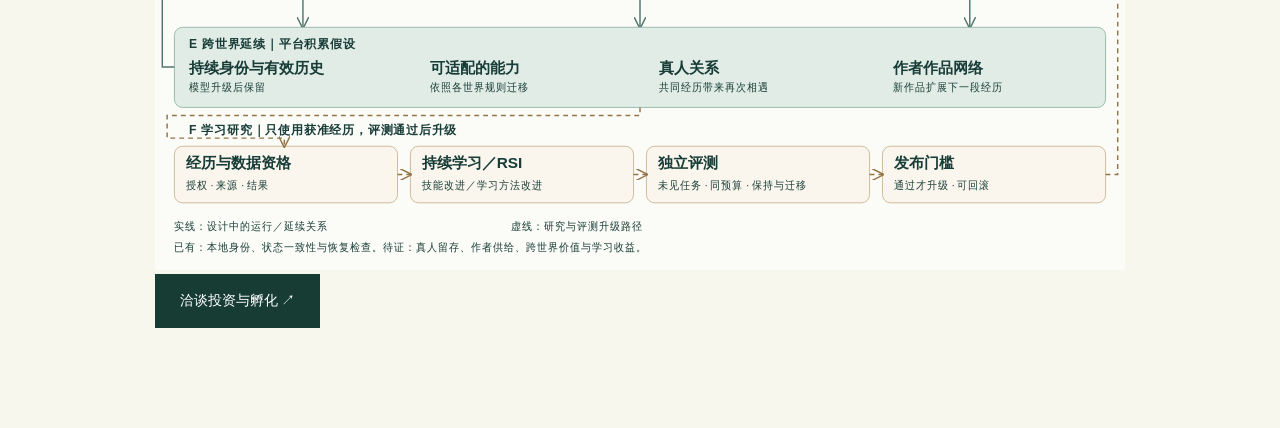
<file: product-zh.html>
<!doctype html><html lang="zh-CN"><head><meta charset="utf-8"><meta name="viewport" content="width=device-width,initial-scale=1"><meta name="theme-color" content="#102924"><title>LiveLiva — 产品与技术蓝图</title><meta name="description" content="LiveLiva正在构建创作者共建的可玩世界平台。让地方、文化与生活成为可参与的冒险，与真实朋友和持续成长的AI伙伴一起探索。"><meta property="og:title" content="LiveLiva — 产品与技术蓝图"><meta property="og:description" content="LiveLiva正在构建创作者共建的可玩世界平台。让地方、文化与生活成为可参与的冒险，与真实朋友和持续成长的AI伙伴一起探索。"><meta property="og:image" content="https://wyonliu.github.io/LiveLiva/assets/lives.png"><meta property="og:url" content="https://wyonliu.github.io/LiveLiva/product-zh.html"><meta property="og:type" content="website"><meta name="twitter:card" content="summary_large_image"><link rel="icon" href="assets/favicon.svg"><link rel="stylesheet" href="style.css"><link rel="alternate" hreflang="en" href="https://wyonliu.github.io/LiveLiva/product.html"><link rel="alternate" hreflang="zh-CN" href="https://wyonliu.github.io/LiveLiva/product-zh.html"><script defer src="config.js"></script><script defer src="site.js"></script></head><body><nav class="nav"><a class="wordmark" href="zh.html">LiveLiva◌</a><a href="zh.html">返回LiveLiva ↗</a></nav><main class="blueprint section"><p class="eyebrow">LIVELIVA / OCTOBER 2026</p><h1>产品与技术蓝图</h1><p class="lead">面向合作交流的目标设计摘要，明确区分产品意图、架构设计与已验证结果。</p><section><h2>产品如何成立</h2><p>创作者贡献源自地方、文化与想象的可玩世界；玩家与朋友和持续AI伙伴共同探索。身份与有效历史跨世界延续，本领按世界规则适配，私人记忆按授权使用。</p></section><section><h2>系统如何协同</h2><p>女娲驱动持续AI生命；伏羲验证行动并维护共享世界状态；盘古支持创作、测试与发行。人本模型帮助判断对人有意义的机会，世界模型预测可能后果，运行时确认实际结果。</p></section><section><h2>学习研究如何检验</h2><p>记忆更新、技能学习、学习方法改进分别检验。拟议研究路径采用获准数据、未见任务、同预算评测、能力保持与迁移检查，以及可回滚机制。RSI收益尚未建立。</p></section><section><h2>下一步验证什么</h2><p>以第一部有吸引力的冒险和第二位独立作者的世界，验证玩家是否主动回来、反复共同游玩、从跨世界延续中得到价值，以及作者能否以合理成本制作和经营。</p></section><section id="evidence"><h2>验证范围</h2><p>依据2026年10月3日核读的本地共享空间验收记录：两个合成账户通过真实本地API检查身份延续、冲突动作、权限撤销和重启恢复；模型调用为零。原生客户端另有协议模拟检查。这些记录不证明真人留存、真机体验、线上连续运行或AI学习收益。本页为记录摘要，未在本次网站制作中重跑验收。</p></section><a href="brief/LiveLiva_Architecture_CN.svg"><img style="width:100%" src="brief/LiveLiva_Architecture_CN.svg" alt="人→持续AI生命↔共享世界←创作者。经确认的经历支持跨世界延续，以及通过评测的能力升级。"></a><a class="button" href="zh.html#connect">洽谈投资与孵化 ↗</a></main></body></html>
</file>
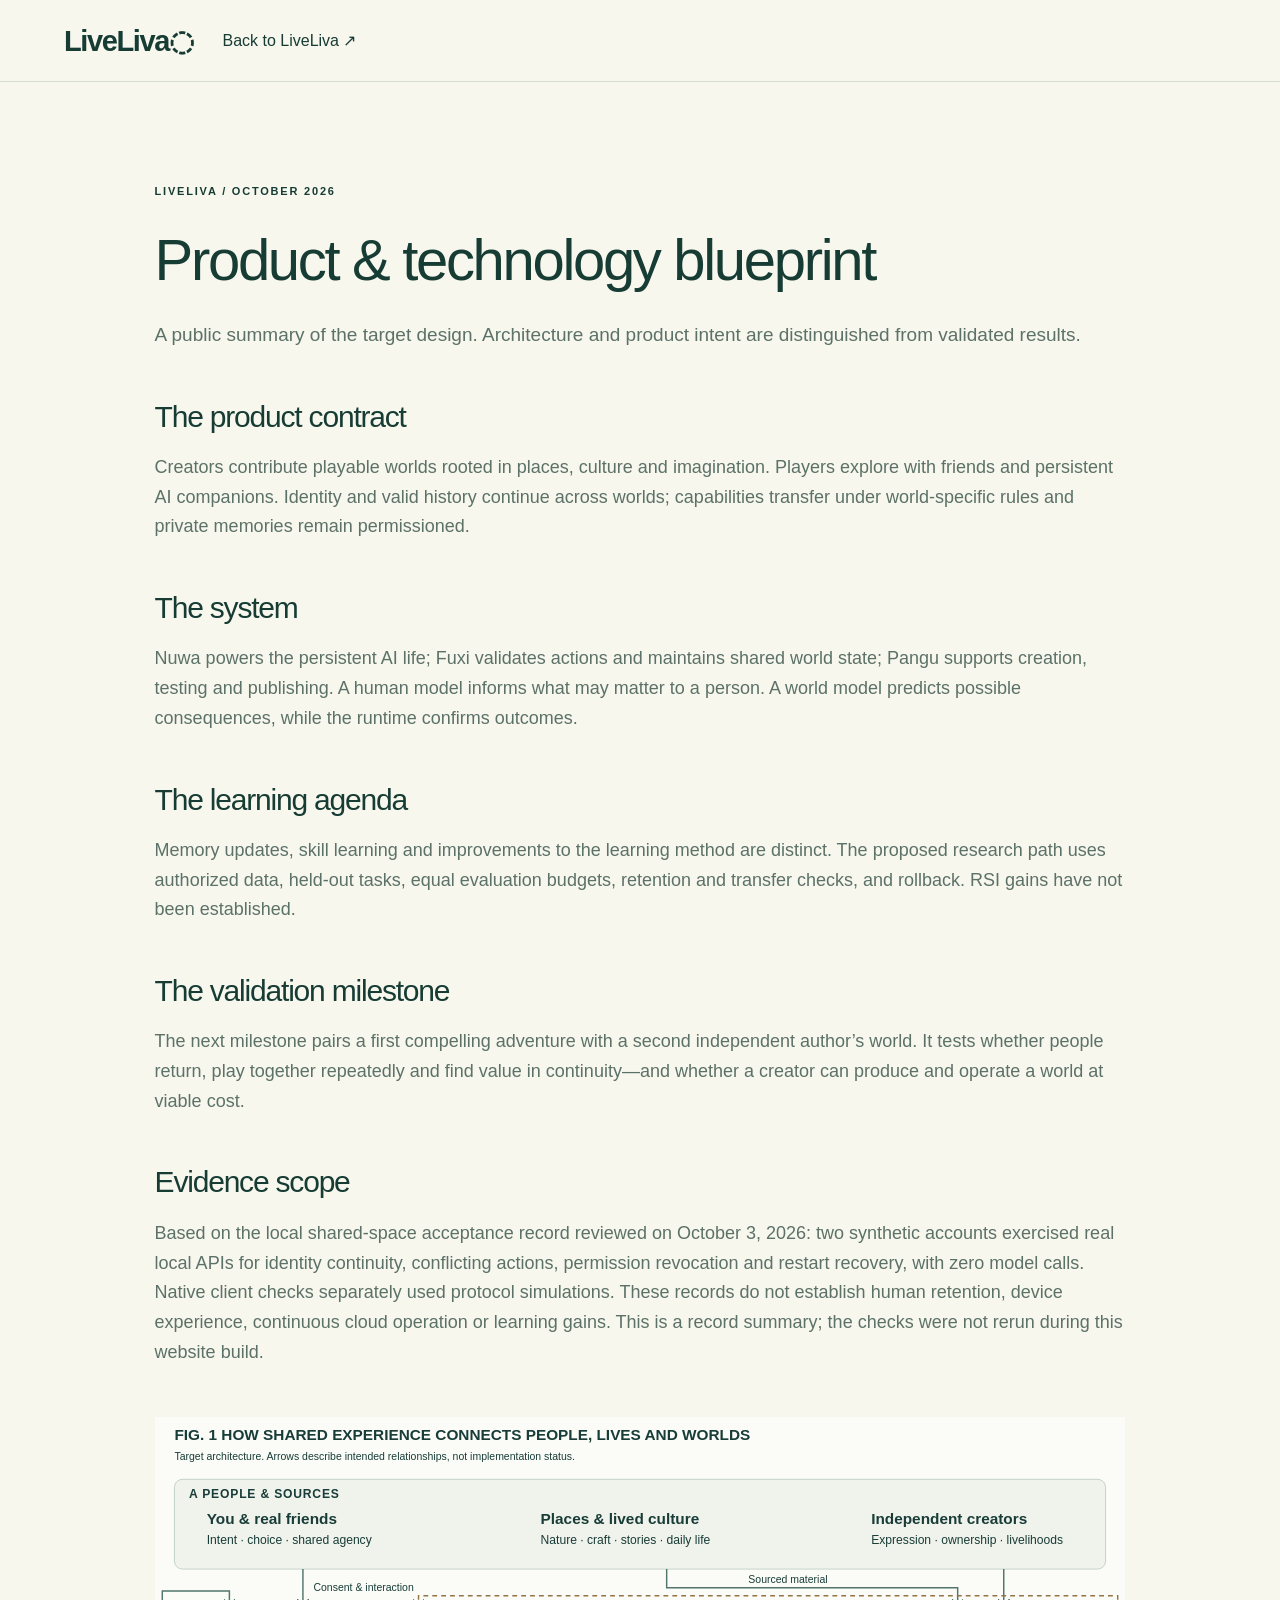
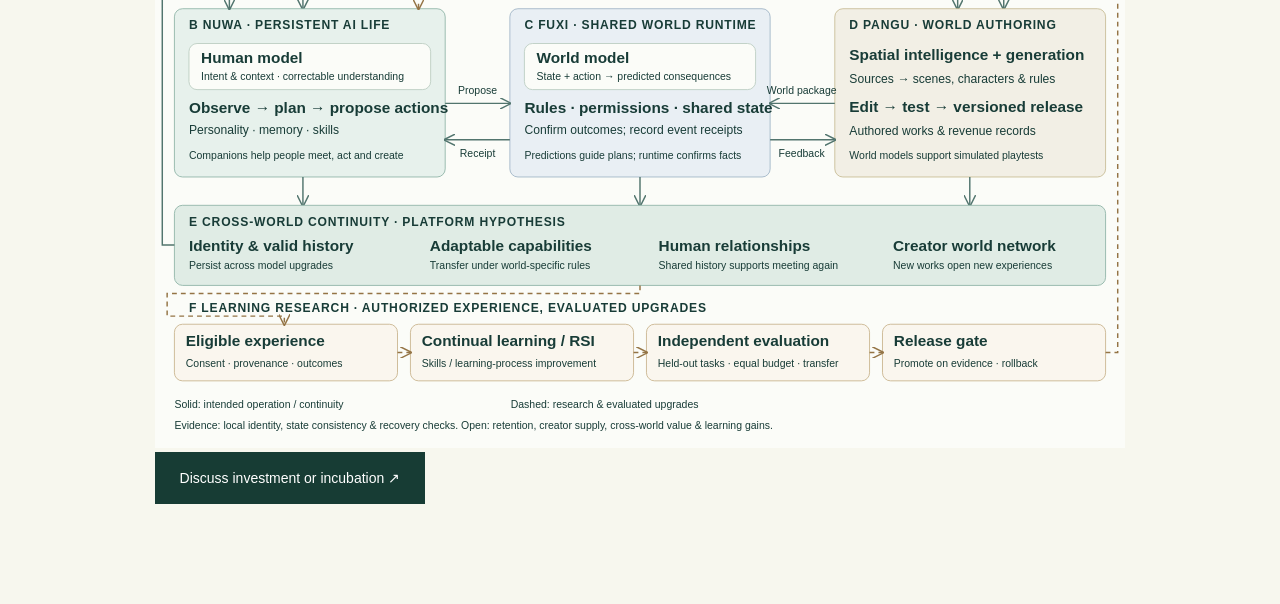
<file: product.html>
<!doctype html><html lang="en"><head><meta charset="utf-8"><meta name="viewport" content="width=device-width,initial-scale=1"><meta name="theme-color" content="#102924"><title>LiveLiva — Product & technology blueprint</title><meta name="description" content="LiveLiva is building a platform where places, cultures and everyday lives become creator-made worlds. Explore with real friends and an AI companion that grows through shared experience."><meta property="og:title" content="LiveLiva — Product & technology blueprint"><meta property="og:description" content="LiveLiva is building a platform where places, cultures and everyday lives become creator-made worlds. Explore with real friends and an AI companion that grows through shared experience."><meta property="og:image" content="https://wyonliu.github.io/LiveLiva/assets/lives.png"><meta property="og:url" content="https://wyonliu.github.io/LiveLiva/product.html"><meta property="og:type" content="website"><meta name="twitter:card" content="summary_large_image"><link rel="icon" href="assets/favicon.svg"><link rel="stylesheet" href="style.css"><link rel="alternate" hreflang="en" href="https://wyonliu.github.io/LiveLiva/product.html"><link rel="alternate" hreflang="zh-CN" href="https://wyonliu.github.io/LiveLiva/product-zh.html"><script defer src="config.js"></script><script defer src="site.js"></script></head><body><nav class="nav"><a class="wordmark" href="index.html">LiveLiva◌</a><a href="index.html">Back to LiveLiva ↗</a></nav><main class="blueprint section"><p class="eyebrow">LIVELIVA / OCTOBER 2026</p><h1>Product & technology blueprint</h1><p class="lead">A public summary of the target design. Architecture and product intent are distinguished from validated results.</p><section><h2>The product contract</h2><p>Creators contribute playable worlds rooted in places, culture and imagination. Players explore with friends and persistent AI companions. Identity and valid history continue across worlds; capabilities transfer under world-specific rules and private memories remain permissioned.</p></section><section><h2>The system</h2><p>Nuwa powers the persistent AI life; Fuxi validates actions and maintains shared world state; Pangu supports creation, testing and publishing. A human model informs what may matter to a person. A world model predicts possible consequences, while the runtime confirms outcomes.</p></section><section><h2>The learning agenda</h2><p>Memory updates, skill learning and improvements to the learning method are distinct. The proposed research path uses authorized data, held-out tasks, equal evaluation budgets, retention and transfer checks, and rollback. RSI gains have not been established.</p></section><section><h2>The validation milestone</h2><p>The next milestone pairs a first compelling adventure with a second independent author’s world. It tests whether people return, play together repeatedly and find value in continuity—and whether a creator can produce and operate a world at viable cost.</p></section><section id="evidence"><h2>Evidence scope</h2><p>Based on the local shared-space acceptance record reviewed on October 3, 2026: two synthetic accounts exercised real local APIs for identity continuity, conflicting actions, permission revocation and restart recovery, with zero model calls. Native client checks separately used protocol simulations. These records do not establish human retention, device experience, continuous cloud operation or learning gains. This is a record summary; the checks were not rerun during this website build.</p></section><a href="brief/LiveLiva_Architecture_EN.svg"><img style="width:100%" src="brief/LiveLiva_Architecture_EN.svg" alt="People → persistent AI lives ↔ shared worlds ← creators. Confirmed experience supports continuity and evaluated upgrades."></a><a class="button" href="index.html#connect">Discuss investment or incubation ↗</a></main></body></html>
</file>
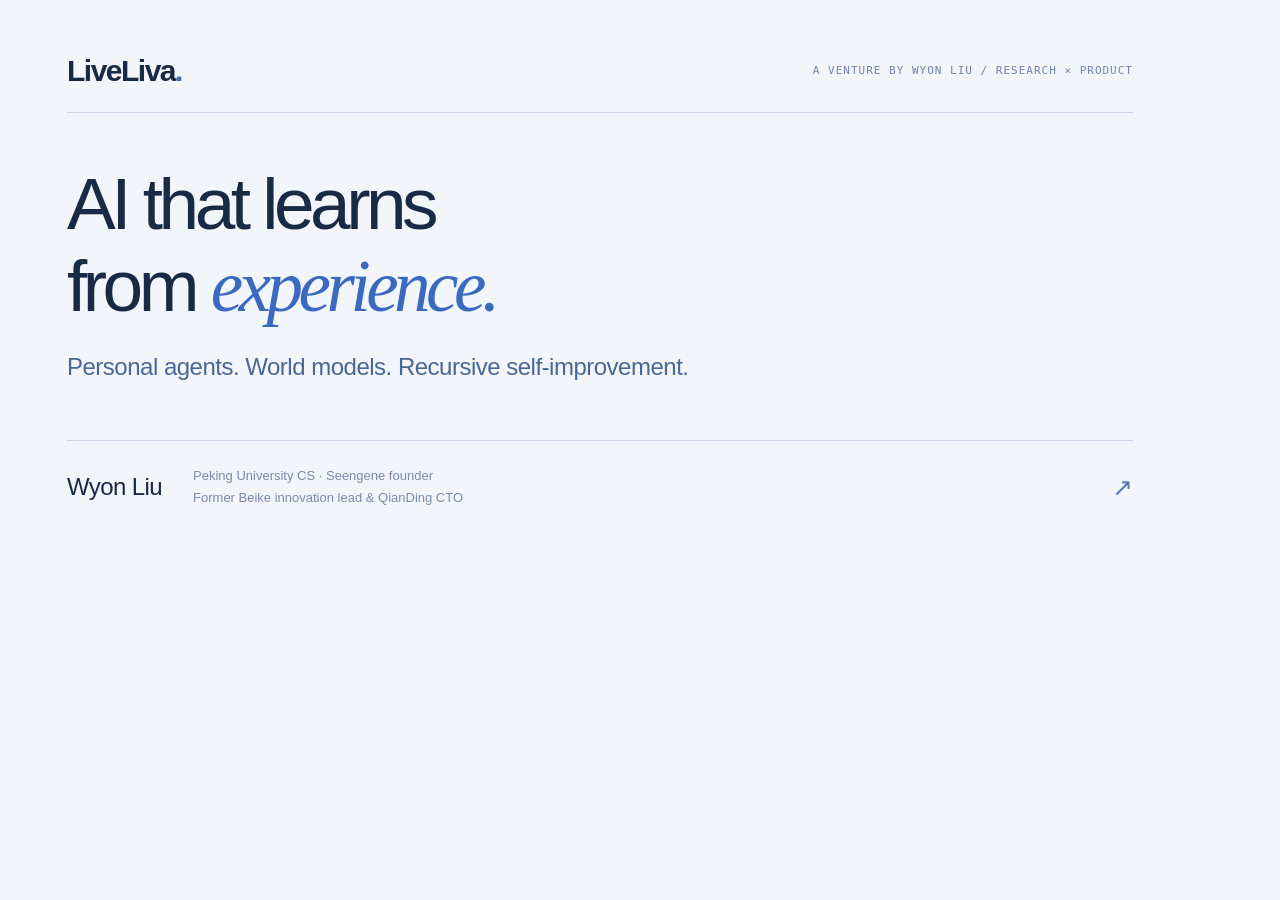
<file: share-card.html>
<!doctype html><html lang="en"><head><meta charset="utf-8"><title>LiveLiva · Wyon Liu</title><style>*{box-sizing:border-box}body{margin:0;width:1200px;height:630px;background:#f2f5fa;color:#192a44;font-family:Arial,sans-serif;padding:53px 67px}.brand{font-size:30px;letter-spacing:-1.5px;font-weight:600}.brand span{color:#396bc3}.top{display:flex;justify-content:space-between;align-items:center}.top p{font:11px monospace;color:#7085a7;letter-spacing:1px}.rule{height:1px;background:#ccd8ea;margin-top:24px}h1{font-size:73px;font-weight:500;letter-spacing:-4.5px;line-height:1.12;margin:50px 0 25px}h1 em{font-family:Georgia,serif;color:#396ac0;font-weight:400}h2{font-size:24px;font-weight:400;letter-spacing:-.5px;color:#4a6894;margin:0}.footer{display:flex;align-items:center;gap:31px;border-top:1px solid #cbd7e9;margin-top:59px;padding-top:24px}.footer strong{font-size:24px;letter-spacing:-.6px;font-weight:500}.footer p{font-size:13px;line-height:1.75;color:#7a8caa;margin:0}.footer span{margin-left:auto;color:#567aaf;font-size:25px}</style></head><body><div class="top"><div class="brand">LiveLiva<span>.</span></div><p>A VENTURE BY WYON LIU / RESEARCH × PRODUCT</p></div><div class="rule"></div><h1>AI that learns<br>from <em>experience.</em></h1><h2>Personal agents. World models. Recursive self-improvement.</h2><div class="footer"><strong>Wyon Liu</strong><p>Peking University CS · Seengene founder<br>Former Beike innovation lead & QianDing CTO</p><span>↗</span></div></body></html>
</file>
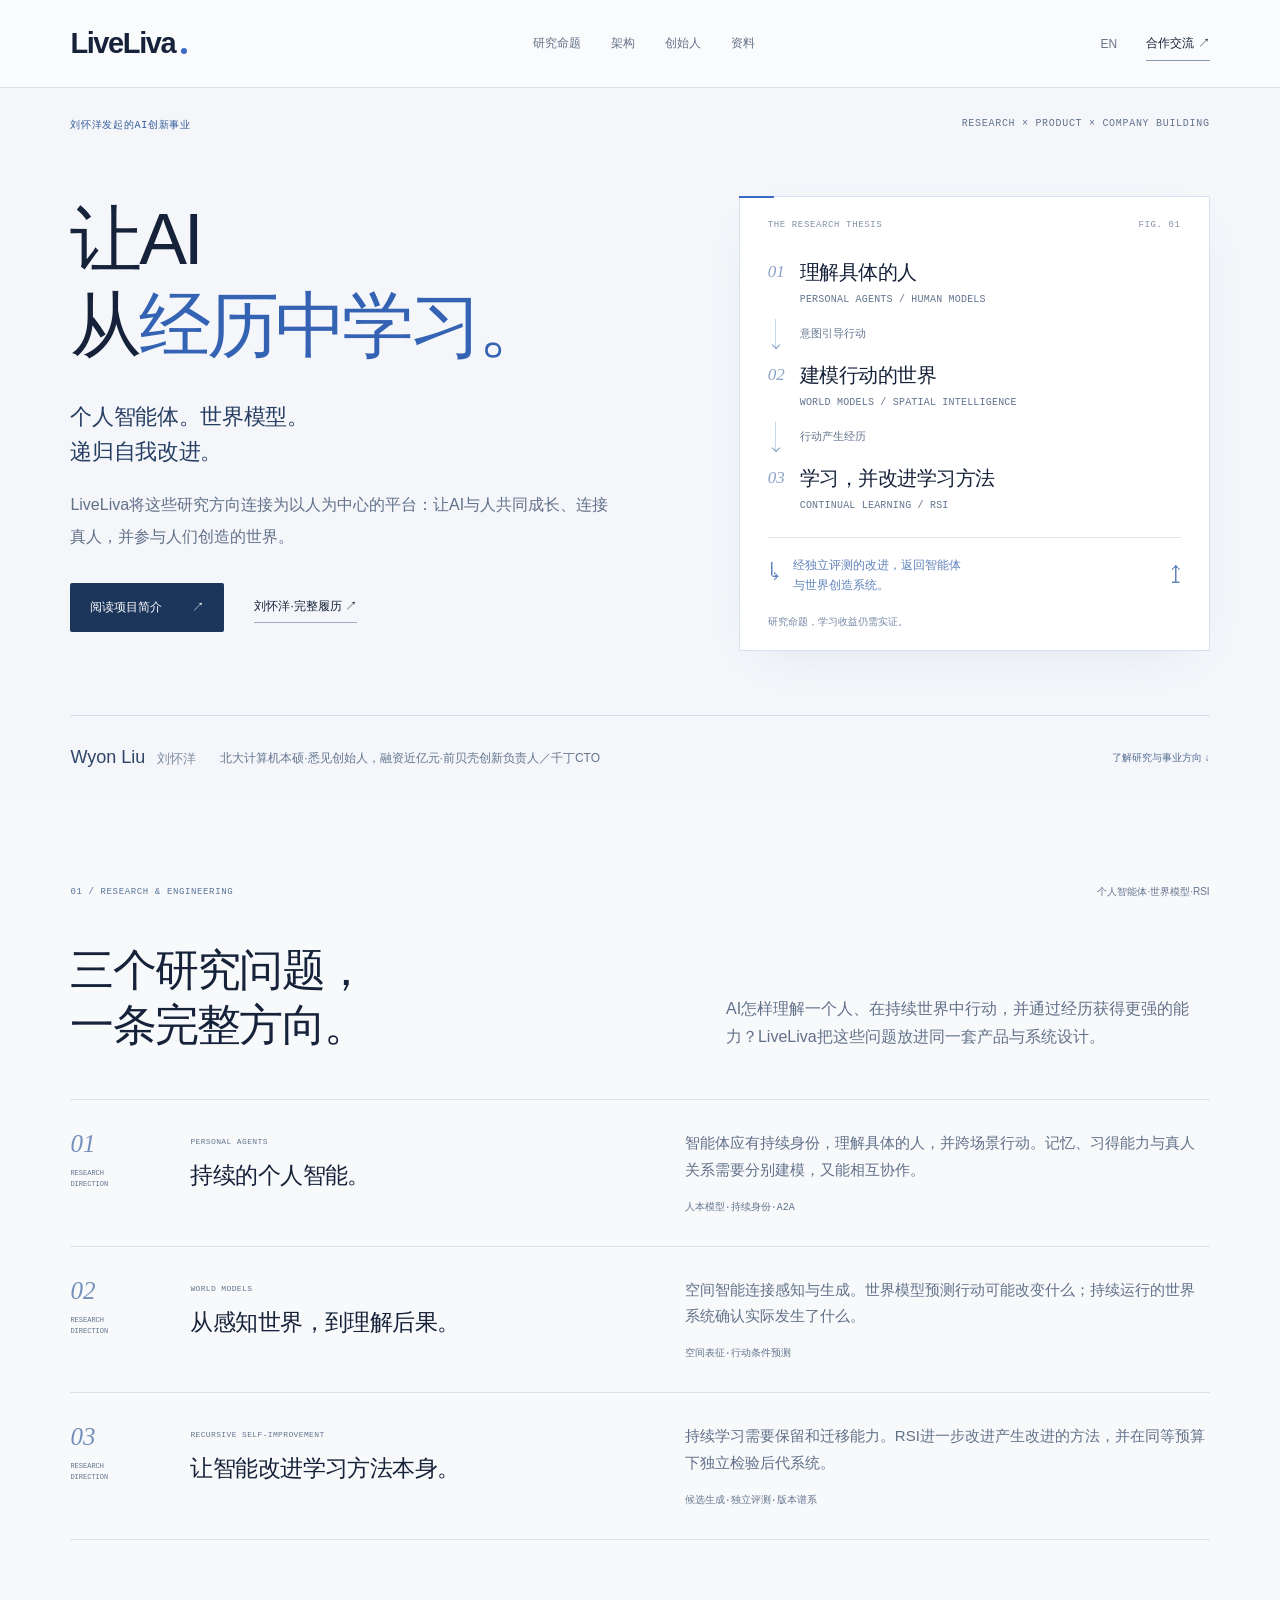
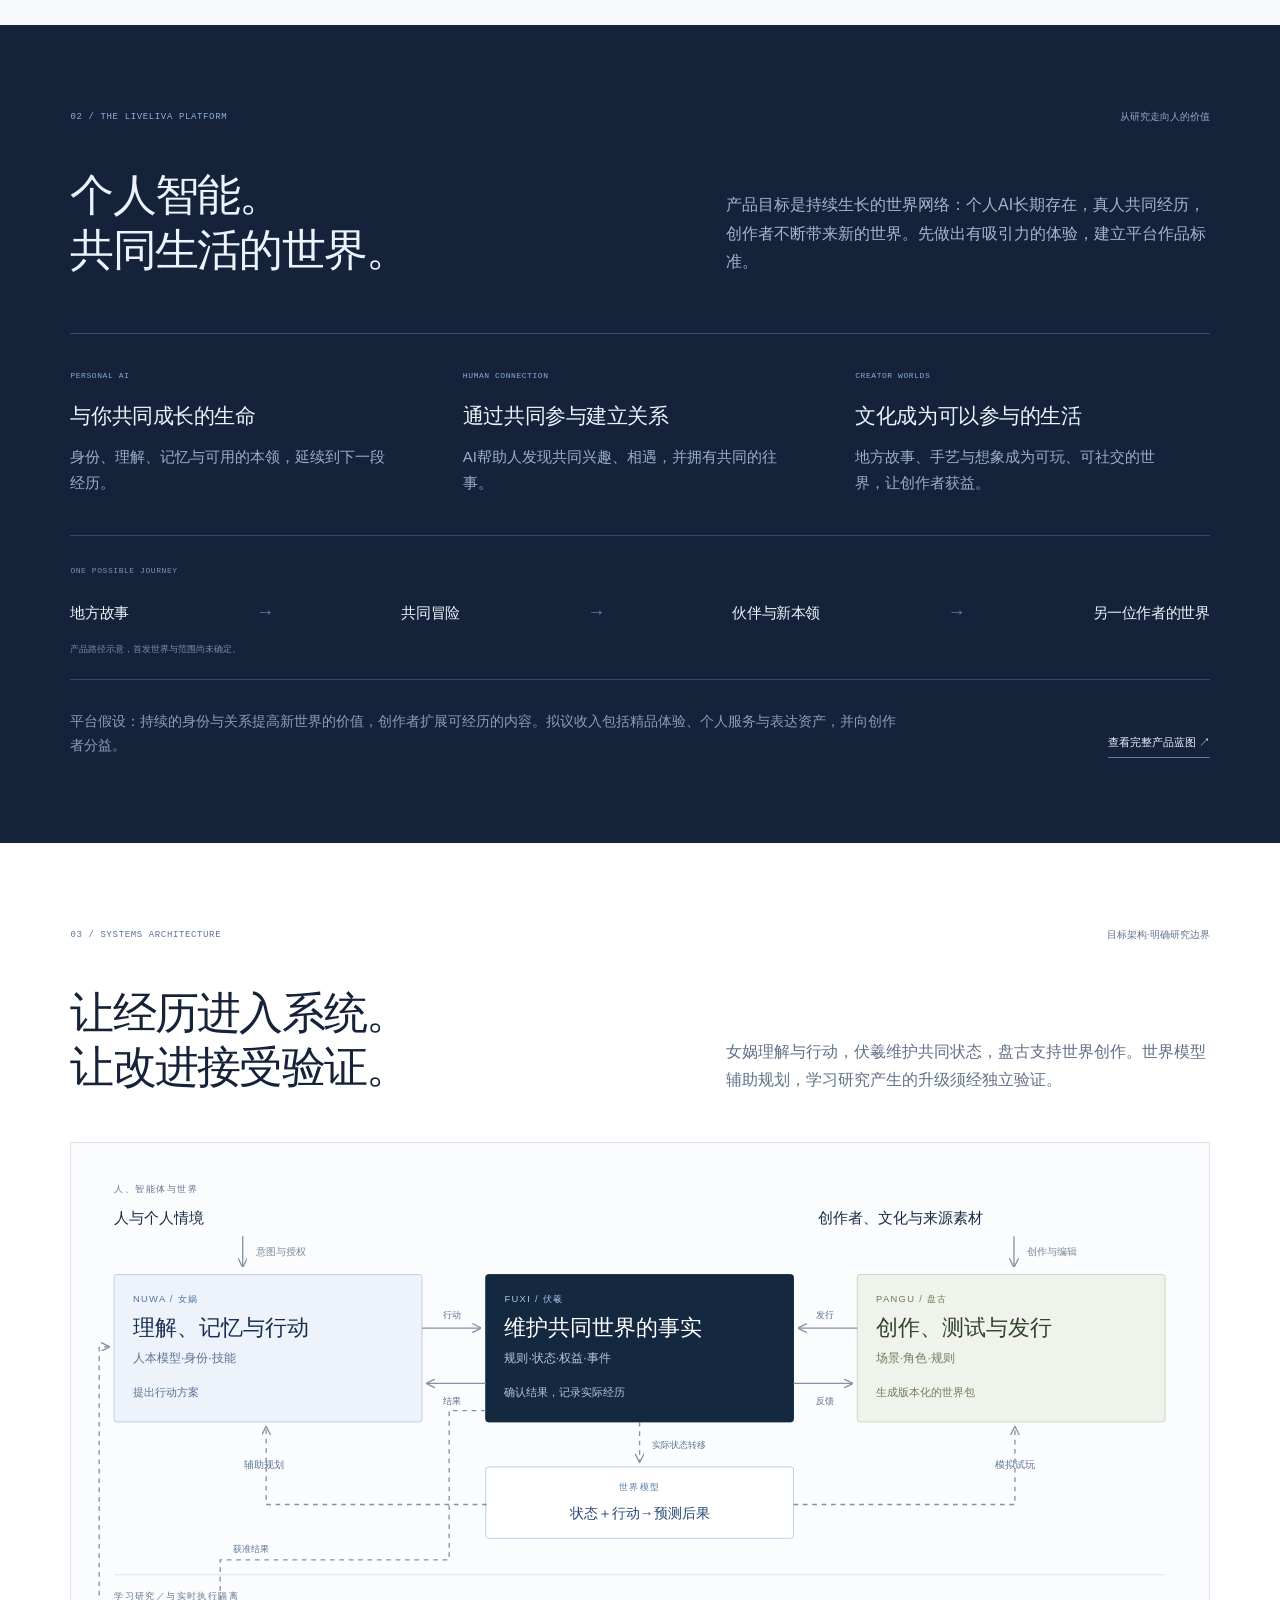
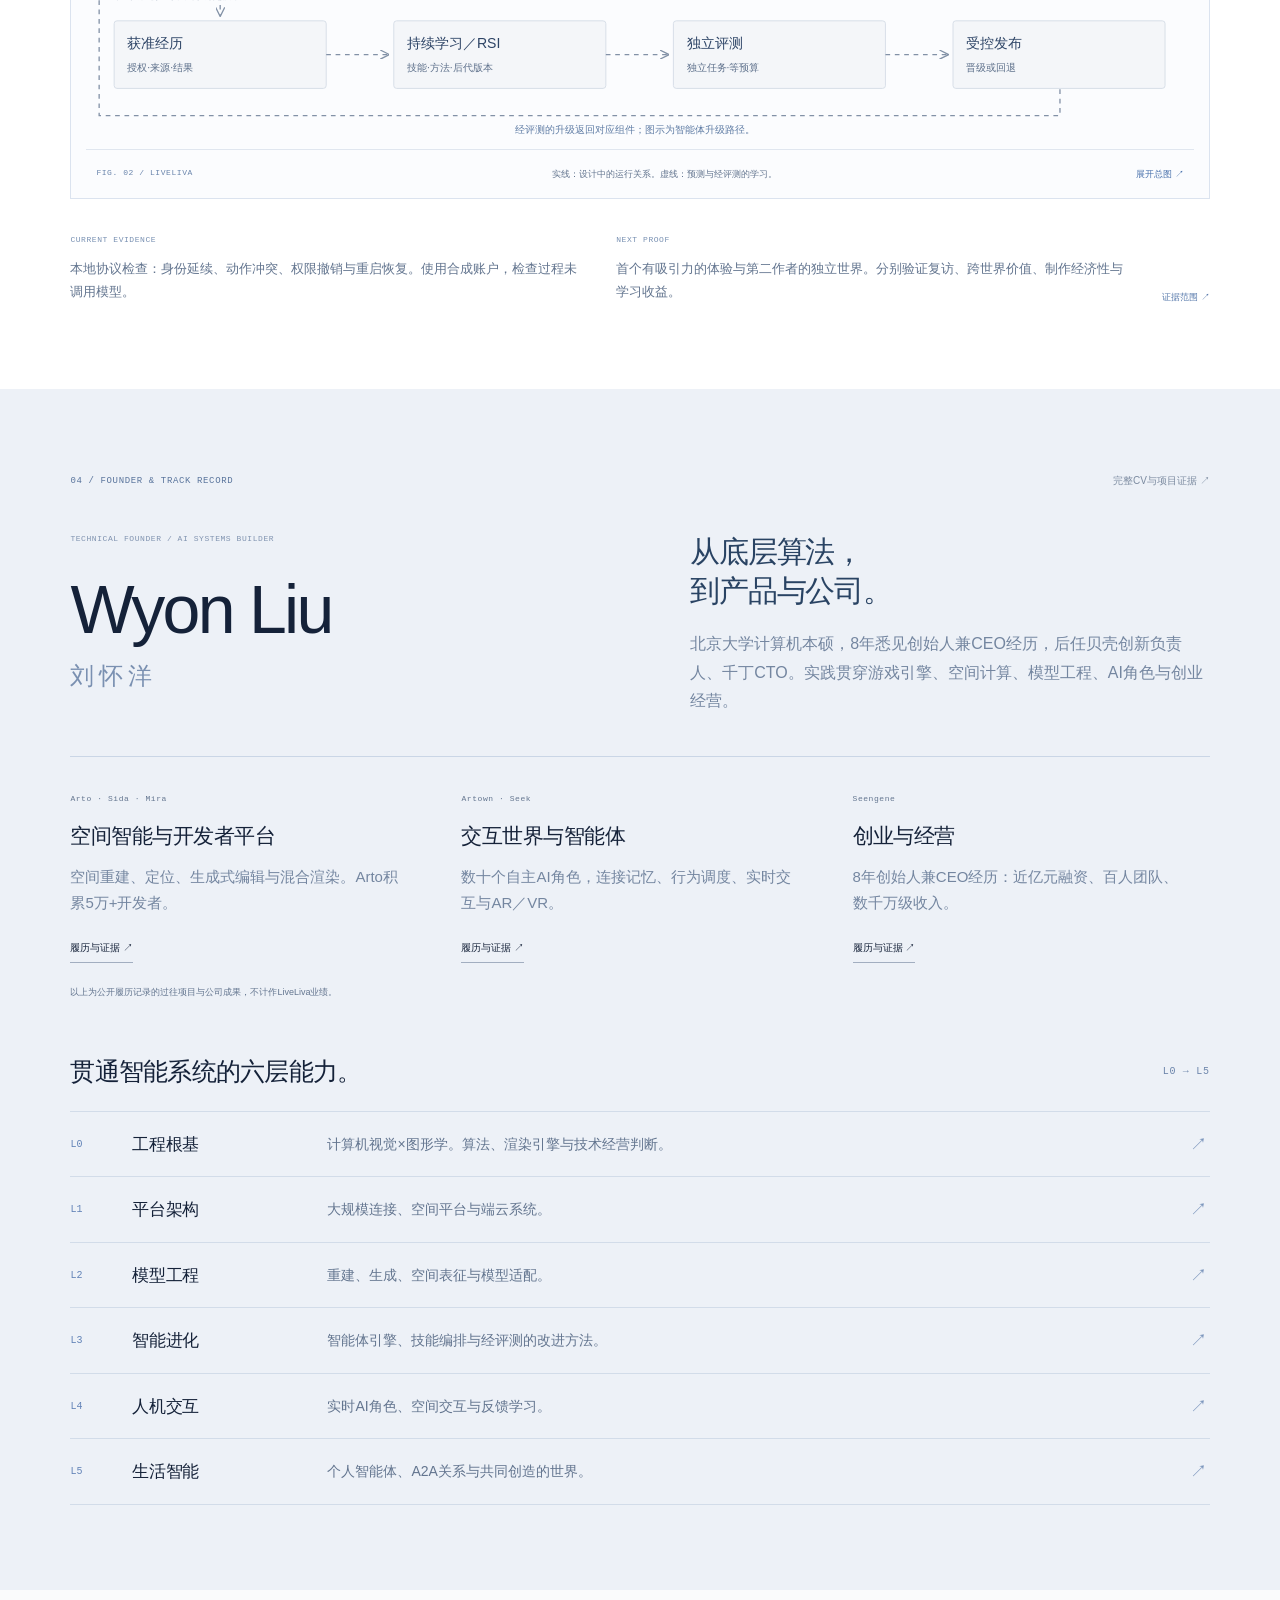
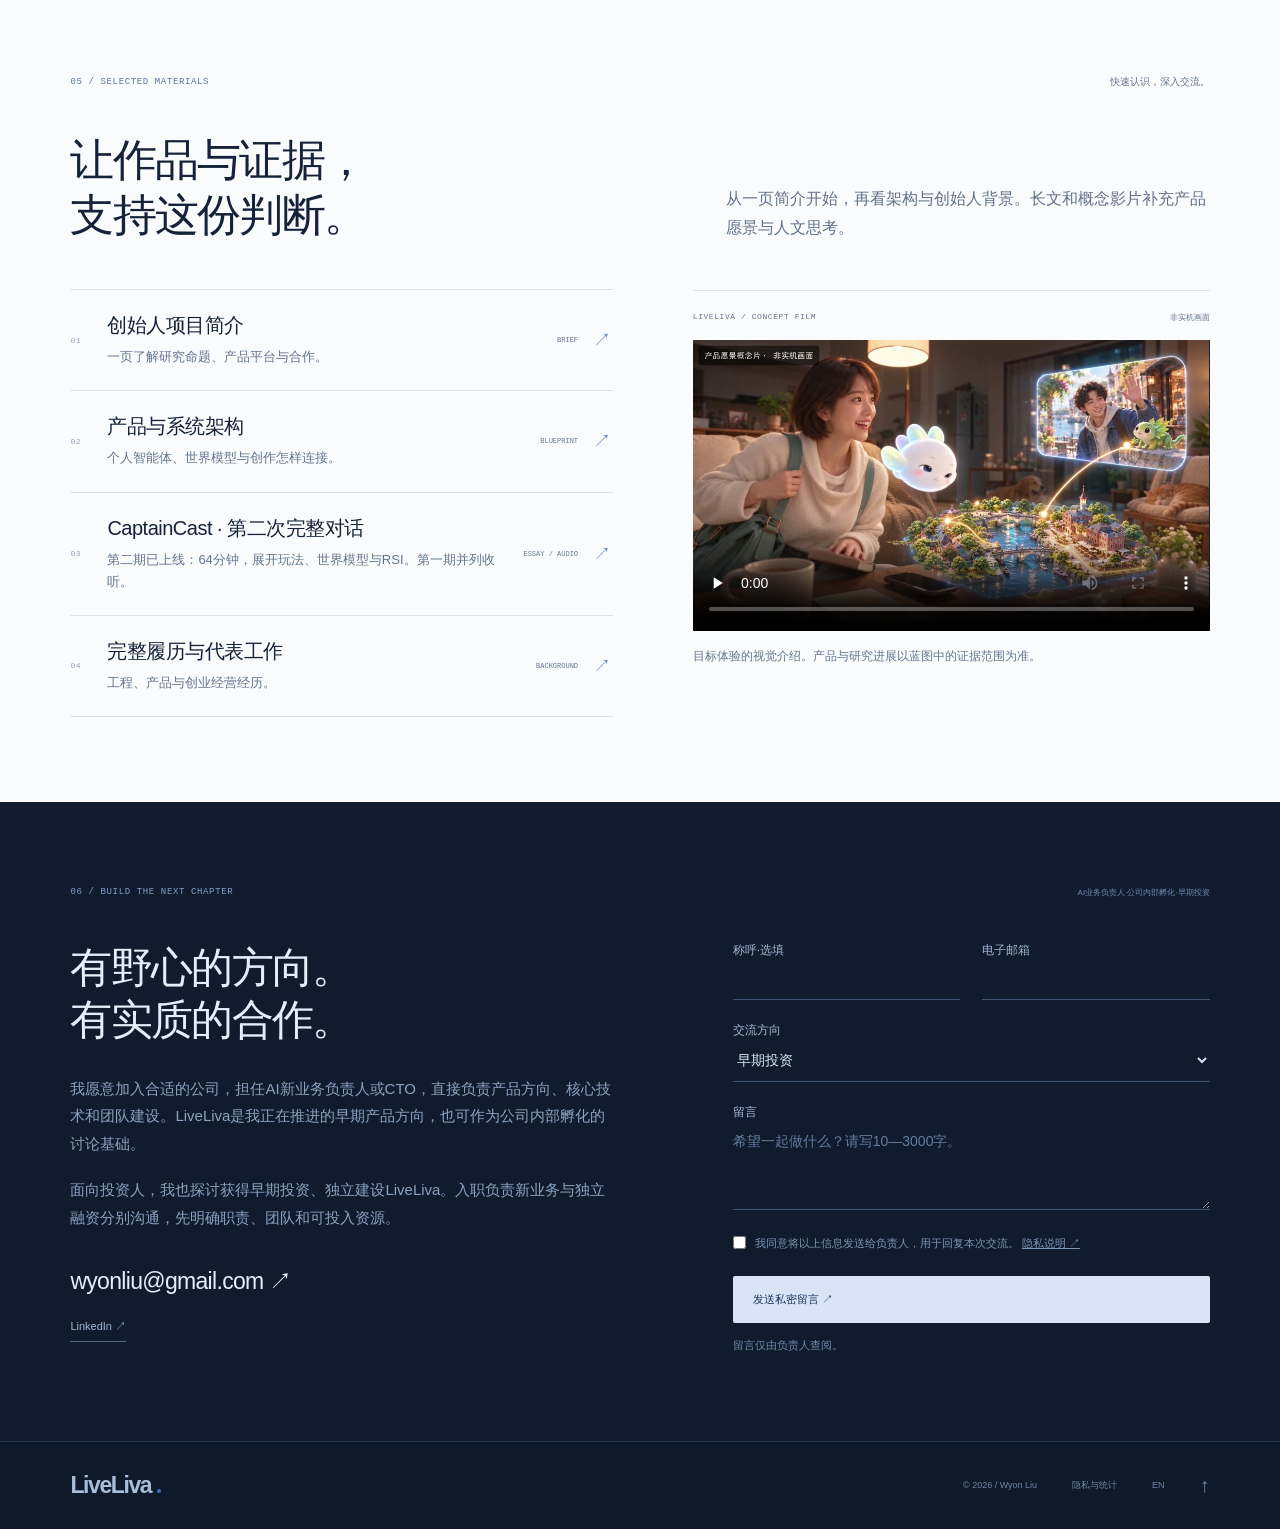
<file: zh.html>
<!doctype html><html lang="zh-CN"><head><meta charset="utf-8"><meta name="viewport" content="width=device-width,initial-scale=1"><title>LiveLiva — Wyon Liu · 智能体、世界模型与RSI</title><meta name="description" content="刘怀洋：北大计算机本硕、悉见创始人、前千丁CTO。以个人智能体、世界模型与递归自我改进构建LiveLiva，寻求投资、创新孵化与创业合作。"><meta name="theme-color" content="#101a29"><meta property="og:title" content="LiveLiva | Wyon Liu — Agents, World Models & RSI"><meta property="og:description" content="技术创始人的下一项事业：个人智能、真人关系与创作者世界。"><meta property="og:type" content="website"><meta property="og:url" content="https://wyonliu.github.io/LiveLiva/zh.html"><meta property="og:image" content="https://wyonliu.github.io/LiveLiva/assets/research-share.png"><meta property="og:image:width" content="1200"><meta property="og:image:height" content="630"><meta name="twitter:card" content="summary_large_image"><link rel="icon" href="assets/favicon.svg"><link rel="stylesheet" href="research.css"><script defer src="config.js"></script><script defer src="site.js"></script></head><body class="zh"><a class="skip" href="#thesis">跳至正文</a>
<header><a class="brand" href="zh.html">LiveLiva<span class="brand-dot"></span></a><nav aria-label="导航"><a href="#thesis">研究命题</a><a href="#architecture">架构</a><a href="#founder">创始人</a><a href="#reading">资料</a></nav><div class="header-end"><a href="index.html" class="language">EN</a><a class="contact-nav" href="#connect">合作交流 ↗</a></div></header>
<main><section class="hero"><div class="hero-top mono"><span>刘怀洋发起的AI创新事业</span><span>RESEARCH × PRODUCT × COMPANY BUILDING</span></div><div class="hero-layout"><div class="hero-copy"><h1>让AI<br>从<em>经历中学习。</em></h1><p class="hero-summary">个人智能体。世界模型。<br>递归自我改进。</p><p class="hero-description">LiveLiva将这些研究方向连接为以人为中心的平台：让AI与人共同成长、连接真人，并参与人们创造的世界。</p><div class="hero-actions"><a class="button primary" href="brief/LiveLiva_One_Page_CN.html">阅读项目简介 <span>↗</span></a><a class="text-link" href="https://wyonliu.github.io/cv/">刘怀洋·完整履历 ↗</a></div></div><div class="hero-research"><div class="figure-heading mono"><span>THE RESEARCH THESIS</span><span>FIG. 01</span></div><div class="thesis-track"><span class="track-no">01</span><div><h2>理解具体的人</h2><p>PERSONAL AGENTS / HUMAN MODELS</p></div><span class="track-symbol">α</span></div><div class="track-connector"><span></span><i>意图引导行动</i></div><div class="thesis-track"><span class="track-no">02</span><div><h2>建模行动的世界</h2><p>WORLD MODELS / SPATIAL INTELLIGENCE</p></div><span class="track-symbol">ω</span></div><div class="track-connector"><span></span><i>行动产生经历</i></div><div class="thesis-track"><span class="track-no">03</span><div><h2>学习，并改进学习方法</h2><p>CONTINUAL LEARNING / RSI</p></div><span class="track-symbol">Δ</span></div><div class="research-return"><span>↳</span><p>经独立评测的改进，返回智能体<br>与世界创造系统。</p><span>↥</span></div><p class="figure-caption">研究命题，学习收益仍需实证。</p></div></div><div class="hero-footer"><p><strong>Wyon Liu <span>刘怀洋</span></strong>北大计算机本硕·悉见创始人，融资近亿元·前贝壳创新负责人／千丁CTO</p><a href="#thesis" class="scroll-link">了解研究与事业方向 ↓</a></div></section>
<section class="section thesis" id="thesis"><div class="section-head"><span class="mono">01 / RESEARCH & ENGINEERING</span><span>个人智能体·世界模型·RSI</span></div><div class="section-intro"><h2>三个研究问题，<br>一条完整方向。</h2><p>AI怎样理解一个人、在持续世界中行动，并通过经历获得更强的能力？LiveLiva把这些问题放进同一套产品与系统设计。</p></div><article class="research-row"><div class="row-index">01<span>RESEARCH DIRECTION</span></div><div class="research-name"><span class="mono">PERSONAL AGENTS</span><h3>持续的个人智能。</h3></div><div class="research-detail"><p>智能体应有持续身份，理解具体的人，并跨场景行动。记忆、习得能力与真人关系需要分别建模，又能相互协作。</p><span class="research-tags">人本模型·持续身份·A2A</span></div></article><article class="research-row"><div class="row-index">02<span>RESEARCH DIRECTION</span></div><div class="research-name"><span class="mono">WORLD MODELS</span><h3>从感知世界，到理解后果。</h3></div><div class="research-detail"><p>空间智能连接感知与生成。世界模型预测行动可能改变什么；持续运行的世界系统确认实际发生了什么。</p><span class="research-tags">空间表征·行动条件预测</span></div></article><article class="research-row"><div class="row-index">03<span>RESEARCH DIRECTION</span></div><div class="research-name"><span class="mono">RECURSIVE SELF-IMPROVEMENT</span><h3>让智能改进学习方法本身。</h3></div><div class="research-detail"><p>持续学习需要保留和迁移能力。RSI进一步改进产生改进的方法，并在同等预算下独立检验后代系统。</p><span class="research-tags">候选生成·独立评测·版本谱系</span></div></article></section>
<section class="section platform" id="platform"><div class="section-head"><span class="mono">02 / THE LIVELIVA PLATFORM</span><span>从研究走向人的价值</span></div><div class="section-intro"><h2>个人智能。<br>共同生活的世界。</h2><p>产品目标是持续生长的世界网络：个人AI长期存在，真人共同经历，创作者不断带来新的世界。先做出有吸引力的体验，建立平台作品标准。</p></div><div class="product-model"><div class="product-column"><span class="mono">PERSONAL AI</span><h3>与你共同成长的生命</h3><p>身份、理解、记忆与可用的本领，延续到下一段经历。</p></div><div class="product-column"><span class="mono">HUMAN CONNECTION</span><h3>通过共同参与建立关系</h3><p>AI帮助人发现共同兴趣、相遇，并拥有共同的往事。</p></div><div class="product-column"><span class="mono">CREATOR WORLDS</span><h3>文化成为可以参与的生活</h3><p>地方故事、手艺与想象成为可玩、可社交的世界，让创作者获益。</p></div></div><div class="product-path"><span class="path-label mono">ONE POSSIBLE JOURNEY</span><p>地方故事<b>→</b>共同冒险<b>→</b>伙伴与新本领<b>→</b>另一位作者的世界</p><small>产品路径示意，首发世界与范围尚未确定。</small></div><div class="platform-note"><p>平台假设：持续的身份与关系提高新世界的价值，创作者扩展可经历的内容。拟议收入包括精品体验、个人服务与表达资产，并向创作者分益。</p><a class="text-link" href="product-zh.html">查看完整产品蓝图 ↗</a></div></section>
<section class="section architecture-section" id="architecture"><div class="section-head"><span class="mono">03 / SYSTEMS ARCHITECTURE</span><span>目标架构·明确研究边界</span></div><div class="section-intro"><h2>让经历进入系统。<br>让改进接受验证。</h2><p>女娲理解与行动，伏羲维护共同状态，盘古支持世界创作。世界模型辅助规划，学习研究产生的升级须经独立验证。</p></div><figure class="architecture"><svg xmlns="http://www.w3.org/2000/svg" viewBox="0 0 1180 625" role="img" aria-labelledby="title desc"><title id="title">LiveLiva — 系统架构</title><desc id="desc">女娲提议行动，伏羲确认结果，盘古发行世界；世界模型辅助规划和试玩；独立研究评测升级。</desc><defs><marker id="arrow" markerWidth="7" markerHeight="7" refX="6" refY="3.5" orient="auto"><path d="M0 0L7 3.5L0 7" fill="none" stroke="#8291a6"/></marker></defs><rect width="1180" height="625" fill="#fbfcfe"/><g font-family="Arial, PingFang SC, Microsoft YaHei, sans-serif"><text x="30" y="32" font-size="10" fill="#62748d" text-anchor="start" font-weight="400" letter-spacing="1.6">人、智能体与世界</text><text x="30" y="65" font-size="16" fill="#172b46" text-anchor="start" font-weight="500" letter-spacing="0">人与个人情境</text><text x="780" y="65" font-size="16" fill="#172b46" text-anchor="start" font-weight="500" letter-spacing="0">创作者、文化与来源素材</text><path d="M167 79V111" fill="none" stroke="#8291a6" stroke-width="1.4" marker-end="url(#arrow)"/><text x="181" y="99" font-size="11" fill="#7a8898" text-anchor="start" font-weight="400" letter-spacing="0">意图与授权</text><path d="M989 79V111" fill="none" stroke="#8291a6" stroke-width="1.4" marker-end="url(#arrow)"/><text x="1003" y="99" font-size="11" fill="#7a8898" text-anchor="start" font-weight="400" letter-spacing="0">创作与编辑</text><rect x="30" y="120" width="328" height="157" rx="3" fill="#edf2fb" stroke="#bccbe3"/><rect x="426" y="120" width="328" height="157" rx="3" fill="#142840" stroke="#142840"/><rect x="822" y="120" width="328" height="157" rx="3" fill="#f0f3ec" stroke="#c9d5bc"/><text x="50" y="149" font-size="10" fill="#5274a7" text-anchor="start" font-weight="400" letter-spacing="1.4">NUWA / 女娲</text><text x="50" y="184" font-size="23" fill="#182f52" text-anchor="start" font-weight="500" letter-spacing="0">理解、记忆与行动</text><text x="50" y="213" font-size="13" fill="#5b7193" text-anchor="start" font-weight="400" letter-spacing="0">人本模型·身份·技能</text><text x="50" y="249" font-size="12" fill="#5b7193" text-anchor="start" font-weight="400" letter-spacing="0">提出行动方案</text><text x="446" y="149" font-size="10" fill="#a9c5ea" text-anchor="start" font-weight="400" letter-spacing="1.4">FUXI / 伏羲</text><text x="446" y="184" font-size="23" fill="#ffffff" text-anchor="start" font-weight="500" letter-spacing="0">维护共同世界的事实</text><text x="446" y="213" font-size="13" fill="#b2c5de" text-anchor="start" font-weight="400" letter-spacing="0">规则·状态·权益·事件</text><text x="446" y="249" font-size="12" fill="#b2c5de" text-anchor="start" font-weight="400" letter-spacing="0">确认结果，记录实际经历</text><text x="842" y="149" font-size="10" fill="#6a7f53" text-anchor="start" font-weight="400" letter-spacing="1.4">PANGU / 盘古</text><text x="842" y="184" font-size="23" fill="#30432b" text-anchor="start" font-weight="500" letter-spacing="0">创作、测试与发行</text><text x="842" y="213" font-size="13" fill="#6e7f5c" text-anchor="start" font-weight="400" letter-spacing="0">场景·角色·规则</text><text x="842" y="249" font-size="12" fill="#6e7f5c" text-anchor="start" font-weight="400" letter-spacing="0">生成版本化的世界包</text><path d="M358 177H420" fill="none" stroke="#8291a6" stroke-width="1.4" marker-end="url(#arrow)"/><text x="390" y="166" font-size="10" fill="#5c6f8a" text-anchor="middle" font-weight="400" letter-spacing="0">行动</text><path d="M426 236H364" fill="none" stroke="#8291a6" stroke-width="1.4" marker-end="url(#arrow)"/><text x="390" y="258" font-size="10" fill="#5c6f8a" text-anchor="middle" font-weight="400" letter-spacing="0">结果</text><path d="M822 177H760" fill="none" stroke="#8291a6" stroke-width="1.4" marker-end="url(#arrow)"/><text x="788" y="166" font-size="10" fill="#5c6f8a" text-anchor="middle" font-weight="400" letter-spacing="0">发行</text><path d="M754 236H816" fill="none" stroke="#8291a6" stroke-width="1.4" marker-end="url(#arrow)"/><text x="788" y="258" font-size="10" fill="#5c6f8a" text-anchor="middle" font-weight="400" letter-spacing="0">反馈</text><rect x="426" y="325" width="328" height="76" rx="3" fill="#fff" stroke="#b9cce8"/><text x="590" y="350" font-size="10" fill="#537aaa" text-anchor="middle" font-weight="400" letter-spacing="1.5">世界模型</text><text x="590" y="379" font-size="15" fill="#284774" text-anchor="middle" font-weight="400" letter-spacing="0">状态＋行动→预测后果</text><path d="M427 365H192V283" fill="none" stroke="#8291a6" stroke-width="1.4" stroke-dasharray="5 5" marker-end="url(#arrow)"/><text x="190" y="326" font-size="11" fill="#5a7397" text-anchor="middle" font-weight="400" letter-spacing="0">辅助规划</text><path d="M754 365H990V283" fill="none" stroke="#8291a6" stroke-width="1.4" stroke-dasharray="5 5" marker-end="url(#arrow)"/><text x="990" y="326" font-size="11" fill="#5a7397" text-anchor="middle" font-weight="400" letter-spacing="0">模拟试玩</text><path d="M590 277V319" fill="none" stroke="#8291a6" stroke-width="1.4" stroke-dasharray="5 5" marker-end="url(#arrow)"/><text x="603" y="305" font-size="10" fill="#5a7397" text-anchor="start" font-weight="400" letter-spacing="0">实际状态转移</text><path d="M426 265H387V424H143V483" fill="none" stroke="#8291a6" stroke-width="1.4" stroke-dasharray="5 5" marker-end="url(#arrow)"/><text x="157" y="416" font-size="10" fill="#5a7397" text-anchor="start" font-weight="400" letter-spacing="0">获准结果</text><path d="M30 440H1150" stroke="#dce2e9"/><text x="30" y="466" font-size="10" fill="#62748d" text-anchor="start" font-weight="400" letter-spacing="1.5">学习研究／与实时执行隔离</text><rect x="30" y="489" width="226" height="72" rx="3" fill="#f4f6f9" stroke="#d6dde7"/><text x="44" y="518" font-size="15" fill="#2d4466" text-anchor="start" font-weight="500" letter-spacing="0">获准经历</text><text x="44" y="543" font-size="11" fill="#5c6f8a" text-anchor="start" font-weight="400" letter-spacing="0">授权·来源·结果</text><rect x="328" y="489" width="226" height="72" rx="3" fill="#f4f6f9" stroke="#d6dde7"/><text x="342" y="518" font-size="15" fill="#2d4466" text-anchor="start" font-weight="500" letter-spacing="0">持续学习／RSI</text><text x="342" y="543" font-size="11" fill="#5c6f8a" text-anchor="start" font-weight="400" letter-spacing="0">技能·方法·后代版本</text><rect x="626" y="489" width="226" height="72" rx="3" fill="#f4f6f9" stroke="#d6dde7"/><text x="640" y="518" font-size="15" fill="#2d4466" text-anchor="start" font-weight="500" letter-spacing="0">独立评测</text><text x="640" y="543" font-size="11" fill="#5c6f8a" text-anchor="start" font-weight="400" letter-spacing="0">独立任务·等预算</text><rect x="924" y="489" width="226" height="72" rx="3" fill="#f4f6f9" stroke="#d6dde7"/><text x="938" y="518" font-size="15" fill="#2d4466" text-anchor="start" font-weight="500" letter-spacing="0">受控发布</text><text x="938" y="543" font-size="11" fill="#5c6f8a" text-anchor="start" font-weight="400" letter-spacing="0">晋级或回退</text><path d="M256 525H322" fill="none" stroke="#8291a6" stroke-width="1.4" stroke-dasharray="5 5" marker-end="url(#arrow)"/><path d="M554 525H620" fill="none" stroke="#8291a6" stroke-width="1.4" stroke-dasharray="5 5" marker-end="url(#arrow)"/><path d="M852 525H918" fill="none" stroke="#8291a6" stroke-width="1.4" stroke-dasharray="5 5" marker-end="url(#arrow)"/><path d="M1038 562V590H14V197H24" fill="none" stroke="#8291a6" stroke-width="1.4" stroke-dasharray="5 5" marker-end="url(#arrow)"/><text x="585" y="609" font-size="11" fill="#607da5" text-anchor="middle" font-weight="400" letter-spacing="0">经评测的升级返回对应组件；图示为智能体升级路径。</text></g></svg><figcaption><span class="mono">FIG. 02 / LIVELIVA</span><span>实线：设计中的运行关系。虚线：预测与经评测的学习。</span><a href="research-map-CN.svg" target="_blank">展开总图 ↗</a></figcaption></figure><div class="architecture-mobile"><ol><li><b>盘古·创作</b><span>素材→可编辑、经试玩的世界包</span></li><li><b>女娲↔伏羲·行动</b><span>行动提案→确认结果→个人经历</span></li><li><b>世界模型·预测</b><span>状态＋行动→可能后果，辅助规划</span></li><li><b>CL → RSI</b><span>获准经历→改进候选→独立评测→发布／回退</span></li></ol><a class="text-link" href="research-map-CN.svg" target="_blank">展开完整架构图 ↗</a></div><div class="evidence-strip"><div><span class="mono">CURRENT EVIDENCE</span><p>本地协议检查：身份延续、动作冲突、权限撤销与重启恢复。使用合成账户，检查过程未调用模型。</p></div><div><span class="mono">NEXT PROOF</span><p>首个有吸引力的体验与第二作者的独立世界。分别验证复访、跨世界价值、制作经济性与学习收益。</p></div><a href="product-zh.html#evidence">证据范围 ↗</a></div></section>
<section class="section founder" id="founder"><div class="section-head"><span class="mono">04 / FOUNDER & TRACK RECORD</span><a href="https://wyonliu.github.io/cv/">完整CV与项目证据 ↗</a></div><div class="founder-intro"><div><p class="mono">TECHNICAL FOUNDER / AI SYSTEMS BUILDER</p><h2>Wyon Liu<span>刘怀洋</span></h2></div><div><p class="founder-statement">从底层算法，<br>到产品与公司。</p><p>北京大学计算机本硕，8年悉见创始人兼CEO经历，后任贝壳创新负责人、千丁CTO。实践贯穿游戏引擎、空间计算、模型工程、AI角色与创业经营。</p></div></div><div class="case-grid"><article class="case"><span class="mono">Arto · Sida · Mira</span><h3>空间智能与开发者平台</h3><p>空间重建、定位、生成式编辑与混合渲染。Arto积累5万+开发者。</p><a class="text-link" href="https://wyonliu.github.io/cv/#platform">履历与证据 ↗</a></article><article class="case"><span class="mono">Artown · Seek</span><h3>交互世界与智能体</h3><p>数十个自主AI角色，连接记忆、行为调度、实时交互与AR／VR。</p><a class="text-link" href="https://wyonliu.github.io/cv/#interaction">履历与证据 ↗</a></article><article class="case"><span class="mono">Seengene</span><h3>创业与经营</h3><p>8年创始人兼CEO经历：近亿元融资、百人团队、数千万级收入。</p><a class="text-link" href="https://wyonliu.github.io/cv/#case-xijian">履历与证据 ↗</a></article></div><p class="source-note">以上为公开履历记录的过往项目与公司成果，不计作LiveLiva业绩。</p><div class="capability-heading"><h3>贯通智能系统的六层能力。</h3><span class="mono">L0 → L5</span></div><div class="capabilities"><a class="capability" href="https://wyonliu.github.io/cv/#foundation"><span class="level">L0</span><h3>工程根基</h3><p>计算机视觉×图形学。算法、渲染引擎与技术经营判断。</p><b>↗</b></a><a class="capability" href="https://wyonliu.github.io/cv/#platform"><span class="level">L1</span><h3>平台架构</h3><p>大规模连接、空间平台与端云系统。</p><b>↗</b></a><a class="capability" href="https://wyonliu.github.io/cv/#model"><span class="level">L2</span><h3>模型工程</h3><p>重建、生成、空间表征与模型适配。</p><b>↗</b></a><a class="capability" href="https://wyonliu.github.io/cv/#enterprise"><span class="level">L3</span><h3>智能进化</h3><p>智能体引擎、技能编排与经评测的改进方法。</p><b>↗</b></a><a class="capability" href="https://wyonliu.github.io/cv/#interaction"><span class="level">L4</span><h3>人机交互</h3><p>实时AI角色、空间交互与反馈学习。</p><b>↗</b></a><a class="capability" href="https://wyonliu.github.io/cv/#life"><span class="level">L5</span><h3>生活智能</h3><p>个人智能体、A2A关系与共同创造的世界。</p><b>↗</b></a></div></section>
<section class="section reading" id="reading"><div class="section-head"><span class="mono">05 / SELECTED MATERIALS</span><span>快速认识，深入交流。</span></div><div class="section-intro"><h2>让作品与证据，<br>支持这份判断。</h2><p>从一页简介开始，再看架构与创始人背景。长文和概念影片补充产品愿景与人文思考。</p></div><div class="reading-grid"><div class="material-list"><a class="material" href="brief/LiveLiva_One_Page_CN.html"><span class="mono">01</span><div><h3>创始人项目简介</h3><p>一页了解研究命题、产品平台与合作。</p></div><span class="material-type">BRIEF</span><b>↗</b></a><a class="material" href="product-zh.html"><span class="mono">02</span><div><h3>产品与系统架构</h3><p>个人智能体、世界模型与创作怎样连接。</p></div><span class="material-type">BLUEPRINT</span><b>↗</b></a><a class="material" href="https://wyonliu.github.io/CaptainCast/liveliva/?v=ep02-20261007"><span class="mono">03</span><div><h3>CaptainCast · 第二次完整对话</h3><p>第二期已上线：64分钟，展开玩法、世界模型与RSI。第一期并列收听。</p></div><span class="material-type">ESSAY / AUDIO</span><b>↗</b></a><a class="material" href="https://wyonliu.github.io/cv/"><span class="mono">04</span><div><h3>完整履历与代表工作</h3><p>工程、产品与创业经营经历。</p></div><span class="material-type">BACKGROUND</span><b>↗</b></a></div><div class="film"><div class="film-head"><span class="mono">LIVELIVA / CONCEPT FILM</span><span>非实机画面</span></div><video controls playsinline preload="none" poster="assets/film/encounter.jpg" aria-label="LiveLiva概念影片"><source src="https://wyonliu.github.io/CaptainCast/liveliva/assets/video/liveliva-concept-v7-web.mp4" type="video/mp4"></video><p>目标体验的视觉介绍。产品与研究进展以蓝图中的证据范围为准。</p></div></div></section>
<section class="section connect" id="connect"><div class="section-head"><span class="mono">06 / BUILD THE NEXT CHAPTER</span><span>AI业务负责人·公司内部孵化·早期投资</span></div><div class="connect-grid"><div><h2>有野心的方向。<br>有实质的合作。</h2><p>我愿意加入合适的公司，担任AI新业务负责人或CTO，直接负责产品方向、核心技术和团队建设。LiveLiva是我正在推进的早期产品方向，也可作为公司内部孵化的讨论基础。</p><p>面向投资人，我也探讨获得早期投资、独立建设LiveLiva。入职负责新业务与独立融资分别沟通，先明确职责、团队和可投入资源。</p><a class="email" href="mailto:wyonliu@gmail.com">wyonliu@gmail.com ↗</a><a class="text-link" href="https://www.linkedin.com/in/wyonliu/">LinkedIn ↗</a></div><form id="contact-form"><div class="form-grid"><label>称呼·选填<input name="name" maxlength="80" autocomplete="name"></label><label>电子邮箱<input name="email" type="email" required maxlength="254" autocomplete="email"></label><label class="wide">交流方向<select name="interest"><option value="investor">早期投资</option><option value="incubation">平台孵化</option><option value="creator">世界创作</option><option value="other">AI业务负责人／CTO</option></select></label><label class="wide">留言<textarea name="message" required minlength="10" maxlength="3000" rows="4" placeholder="希望一起做什么？请写10—3000字。"></textarea></label></div><div class="trap" aria-hidden="true"><label>Website<input name="website" tabindex="-1" autocomplete="off"></label></div><label class="consent"><input type="checkbox" name="consent" required><span>我同意将以上信息发送给负责人，用于回复本次交流。 <a href="privacy-zh.html">隐私说明 ↗</a></span></label><button class="button primary" type="submit" disabled>发送私密留言 ↗</button><p id="contact-status" role="status" aria-live="polite">留言功能尚未启用，请使用邮件入口。</p></form></div></section></main><footer><a class="brand" href="zh.html">LiveLiva<span class="brand-dot"></span></a><span>© 2026 / Wyon Liu</span><a href="privacy-zh.html">隐私与统计</a><a href="index.html">EN</a><a href="#">↑</a></footer></body></html>
</file>
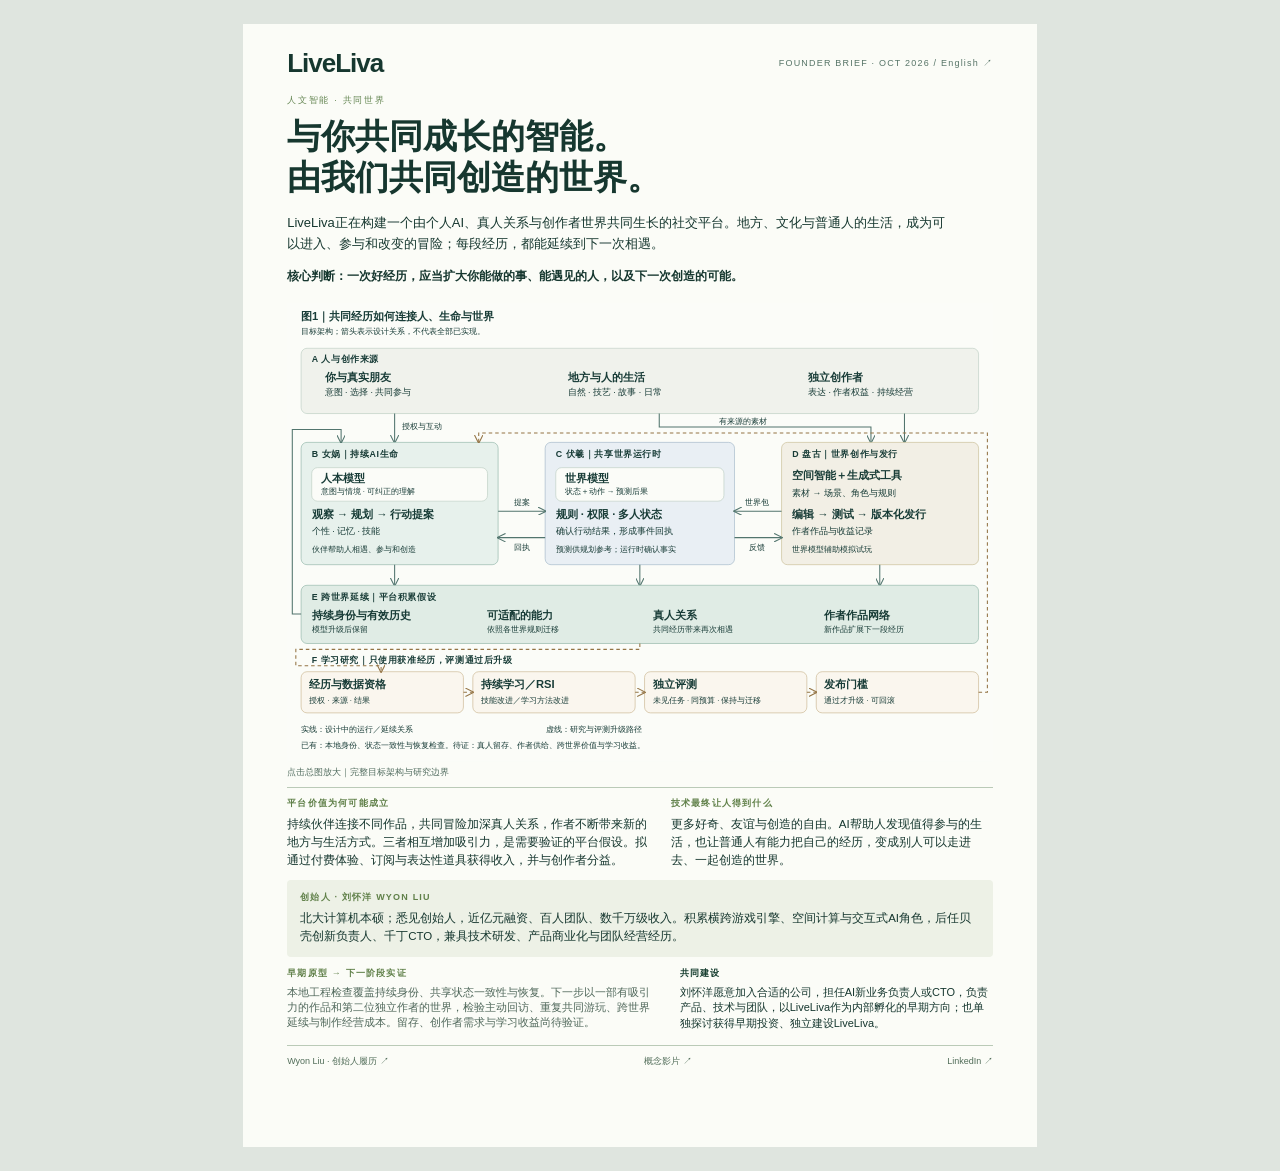
<file: brief/LiveLiva_One_Page_CN.html>
<!doctype html><html lang="zh-CN"><head><meta charset="utf-8"><meta name="viewport" content="width=device-width,initial-scale=1"><title>LiveLiva · CN Founder Brief</title><style>*{box-sizing:border-box}body{margin:0;background:#dfe5df;color:#16372f;font-family:Arial,"PingFang SC","Microsoft YaHei",sans-serif}.page{width:210mm;min-height:297mm;margin:24px auto;background:#fbfcf7;padding:36px 44px 25px}.top{display:flex;justify-content:space-between;align-items:center}.brand{font-size:26px;font-weight:800;letter-spacing:-1px}.edition{font-size:9px;letter-spacing:1.2px;color:#567467}a{color:inherit;text-decoration:none}a:hover{text-decoration:underline}.kicker{font-size:9px;letter-spacing:1.7px;color:#668754;margin:23px 0 9px}h1{font-size:35px;line-height:1.08;letter-spacing:-1.1px;margin:0 0 13px}.intro{font-size:13px;line-height:1.5;max-width:660px}.thesis{font-size:12px;font-weight:700;line-height:1.4;margin:12px 0 17px}.diagram{background:#163c32;color:#f6faee;padding:16px 18px 12px;border-radius:7px}.label{font-size:9px;letter-spacing:1.2px;font-weight:700;margin:0 0 10px;color:#608049}.diagram .label{color:#b4cc9d}.nodes{display:grid;grid-template-columns:1fr 1fr 1fr;gap:24px}.node{position:relative}.node:not(:last-child):after{content:'→';position:absolute;right:-19px;top:4px;color:#c6df9d}.node h3{font-size:12px;margin:0 0 6px}.node p{font-size:11px;line-height:1.42;color:#e0eadd}.band{border-top:1px solid #557568;margin-top:12px;padding-top:9px;font-size:10.5px;line-height:1.4;color:#c6dda9}.example{font-size:11px;line-height:1.45;margin:11px 0 16px;padding-left:12px;border-left:2px solid #93ac75}.example b{display:block;font-size:9px;letter-spacing:1px;margin-bottom:4px}p{margin:0}.technical{border-top:1px solid #bacab7;padding-top:12px}.techrow{display:grid;grid-template-columns:20px 1fr;gap:8px;margin-bottom:9px}.num{font-size:11px;color:#7b965e;padding-top:1px}.techrow p{font-size:11.5px;line-height:1.42}.techrow strong{font-weight:700}.two{display:grid;grid-template-columns:1.12fr 1fr;gap:23px;border-top:1px solid #bacab7;margin-top:11px;padding-top:13px}.two p,.founder p,.proof p,.ask p{font-size:11.5px;line-height:1.44}.two .label,.founder .label,.proof .label,.ask .label{margin-bottom:5px}.founder{margin-top:13px;padding:11px 13px;background:#edf1e6;border-radius:4px}.bottom{display:grid;grid-template-columns:1.18fr 1fr;gap:23px;margin-top:13px}.proof p{color:#50685b;font-size:10.5px}.ask p{font-size:11px}.ask .label{color:#173e30}footer{border-top:1px solid #bacab7;margin-top:13px;padding-top:9px;display:flex;justify-content:space-between;font-size:9px;color:#516d59}.cn h1{font-size:34px;line-height:1.22;letter-spacing:0}.cn .intro{font-size:13px;line-height:1.65}.cn .techrow p,.cn .two p,.cn .founder p{line-height:1.6}.cn .node p{line-height:1.6}.cn .thesis{line-height:1.6}.cn .example{line-height:1.6}@page{size:A4;margin:0}@media print{body{background:white}.page{margin:0;width:210mm;min-height:297mm;print-color-adjust:exact;-webkit-print-color-adjust:exact}}@media screen and (max-width:700px){.page{width:100%;margin:0;padding:26px 22px}.edition{font-size:8px}h1,.cn h1{font-size:31px}.nodes,.two,.bottom{grid-template-columns:1fr}.nodes{gap:19px}.node:not(:last-child):after{right:0;top:auto;bottom:-17px;content:'↓'}.node p,.techrow p,.two p,.founder p,.proof p,.ask p,.example,.intro,.band{font-size:14px;line-height:1.6}.node h3{font-size:14px}.label{font-size:10px}.thesis{font-size:14px}.diagram{padding:18px}.two,.bottom{gap:18px}footer{flex-wrap:wrap;gap:12px}.cn .intro{font-size:15px}}.architecture{margin:12px 0 8px}.architecture svg{width:100%;height:auto;display:block}.architecture figcaption{font-size:9px;color:#526d60;margin-top:4px}.page{padding-top:24px;padding-bottom:18px}.example{display:none}.founder{margin-top:10px}.bottom{margin-top:10px}h1{font-size:30px}.kicker{margin-top:15px}.example{margin-bottom:10px}.two{margin-top:8px;padding-top:9px}@media screen and (max-width:700px){.architecture{overflow-x:auto}.architecture svg{min-width:690px}h1{font-size:29px}}@media print{.architecture a{display:block}} </style></head><body><main class="page cn"><header><div class="top"><span class="brand">LiveLiva</span><span class="edition">FOUNDER BRIEF · OCT 2026 / <a href="LiveLiva_One_Page_EN.html">English ↗</a></span></div><p class="kicker">人文智能 · 共同世界</p><h1>与你共同成长的智能。<br>由我们共同创造的世界。</h1><p class="intro">LiveLiva正在构建一个由个人AI、真人关系与创作者世界共同生长的社交平台。地方、文化与普通人的生活，成为可以进入、参与和改变的冒险；每段经历，都能延续到下一次相遇。</p><p class="thesis">核心判断：一次好经历，应当扩大你能做的事、能遇见的人，以及下一次创造的可能。</p></header><figure class="architecture"><a href="LiveLiva_Architecture_CN.svg" target="_blank" title="Open full-size figure"><svg xmlns="http://www.w3.org/2000/svg" viewBox="0 0 1200 780" role="img"><title>LiveLiva: people, persistent lives, shared worlds and evaluated learning</title><defs><marker id="a" markerWidth="8" markerHeight="8" refX="7" refY="4" orient="auto"><path d="M0 0L8 4L0 8" fill="none" stroke="#52756e"/></marker><marker id="r" markerWidth="8" markerHeight="8" refX="7" refY="4" orient="auto"><path d="M0 0L8 4L0 8" fill="none" stroke="#947445"/></marker></defs><style>svg text{font-family:Arial,PingFang SC,Microsoft YaHei,sans-serif;fill:#183c37}svg .heading{font-size:19px;font-weight:700}svg .small{font-size:15px}svg .tiny{font-size:13px}svg .label{font-size:15px;font-weight:700;letter-spacing:1px}svg .line{fill:none;stroke:#52756e;stroke-width:1.8;marker-end:url(#a)}svg .research{fill:none;stroke:#947445;stroke-width:1.8;stroke-dasharray:6 5;marker-end:url(#r)}.architecture{margin:12px 0 8px}.architecture svg{width:100%;height:auto;display:block}.architecture figcaption{font-size:9px;color:#526d60;margin-top:4px}.page{padding-top:24px;padding-bottom:18px}.example{display:none}.founder{margin-top:10px}.bottom{margin-top:10px}h1{font-size:30px}.kicker{margin-top:15px}.example{margin-bottom:10px}.two{margin-top:8px;padding-top:9px}@media screen and (max-width:700px){.architecture{overflow-x:auto}.architecture svg{min-width:690px}h1{font-size:29px}}@media print{.architecture a{display:block}} </style><rect width="1200" height="780" fill="#fbfcf8"/><text x="24" y="29" class="heading" text-anchor="start">图1｜共同经历如何连接人、生命与世界</text><text x="24" y="53" class="tiny" text-anchor="start">目标架构；箭头表示设计关系，不代表全部已实现。</text><rect x="24" y="77" width="1152" height="111" rx="10" fill="#f0f2ec" stroke="#b8cabe"/><text x="42" y="100" class="label" text-anchor="start">A  人与创作来源</text><text x="64" y="132" class="heading" text-anchor="start">你与真实朋友</text><text x="64" y="157" class="small" text-anchor="start">意图 · 选择 · 共同参与</text><text x="477" y="132" class="heading" text-anchor="start">地方与人的生活</text><text x="477" y="157" class="small" text-anchor="start">自然 · 技艺 · 故事 · 日常</text><text x="886" y="132" class="heading" text-anchor="start">独立创作者</text><text x="886" y="157" class="small" text-anchor="start">表达 · 作者权益 · 持续经营</text><path d="M183 188V237" class="line"/><text x="196" y="215" class="tiny" text-anchor="start">授权与互动</text><path d="M633 188V211H993V237" class="line"/><text x="734" y="205" class="tiny" text-anchor="start">有来源的素材</text><path d="M1050 188V237" class="line"/><rect x="24" y="237" width="335" height="208" rx="10" fill="#e7f1ec" stroke="#88afa1"/><text x="42" y="262" class="label" text-anchor="start">B  女娲｜持续AI生命</text><rect x="42" y="280" width="299" height="57" rx="10" fill="#fbfcf8" stroke="#b8cabe"/><text x="57" y="304" class="heading" text-anchor="start">人本模型</text><text x="57" y="325" class="tiny" text-anchor="start">意图与情境 · 可纠正的理解</text><text x="42" y="366" class="heading" text-anchor="start">观察 → 规划 → 行动提案</text><text x="42" y="392" class="small" text-anchor="start">个性 · 记忆 · 技能</text><text x="42" y="423" class="tiny" text-anchor="start">伙伴帮助人相遇、参与和创造</text><rect x="439" y="237" width="322" height="208" rx="10" fill="#e9eff4" stroke="#9ab0c3"/><text x="457" y="262" class="label" text-anchor="start">C  伏羲｜共享世界运行时</text><rect x="457" y="280" width="286" height="57" rx="10" fill="#fbfcf8" stroke="#b8cabe"/><text x="472" y="304" class="heading" text-anchor="start">世界模型</text><text x="472" y="325" class="tiny" text-anchor="start">状态＋动作 → 预测后果</text><text x="457" y="366" class="heading" text-anchor="start">规则 · 权限 · 多人状态</text><text x="457" y="392" class="small" text-anchor="start">确认行动结果，形成事件回执</text><text x="457" y="423" class="tiny" text-anchor="start">预测供规划参考；运行时确认事实</text><path d="M359 354H439" class="line"/><text x="399" y="343" class="tiny" text-anchor="middle">提案</text><path d="M439 399H359" class="line"/><text x="399" y="420" class="tiny" text-anchor="middle">回执</text><rect x="841" y="237" width="335" height="208" rx="10" fill="#f2efe5" stroke="#c4b88d"/><text x="859" y="262" class="label" text-anchor="start">D  盘古｜世界创作与发行</text><text x="859" y="300" class="heading" text-anchor="start">空间智能＋生成式工具</text><text x="859" y="329" class="small" text-anchor="start">素材 → 场景、角色与规则</text><text x="859" y="365" class="heading" text-anchor="start">编辑 → 测试 → 版本化发行</text><text x="859" y="393" class="small" text-anchor="start">作者作品与收益记录</text><text x="859" y="423" class="tiny" text-anchor="start">世界模型辅助模拟试玩</text><path d="M841 354H761" class="line"/><text x="800" y="343" class="tiny" text-anchor="middle">世界包</text><path d="M761 399H841" class="line"/><text x="800" y="420" class="tiny" text-anchor="middle">反馈</text><path d="M183 445V480" class="line"/><path d="M600 445V480" class="line"/><path d="M1008 445V480" class="line"/><rect x="24" y="480" width="1152" height="99" rx="10" fill="#e0ece5" stroke="#88afa1"/><text x="42" y="505" class="label" text-anchor="start">E  跨世界延续｜平台积累假设</text><text x="42" y="537" class="heading" text-anchor="start">持续身份与有效历史</text><text x="42" y="559" class="tiny" text-anchor="start">模型升级后保留</text><text x="340" y="537" class="heading" text-anchor="start">可适配的能力</text><text x="340" y="559" class="tiny" text-anchor="start">依照各世界规则迁移</text><text x="623" y="537" class="heading" text-anchor="start">真人关系</text><text x="623" y="559" class="tiny" text-anchor="start">共同经历带来再次相遇</text><text x="913" y="537" class="heading" text-anchor="start">作者作品网络</text><text x="913" y="559" class="tiny" text-anchor="start">新作品扩展下一段经历</text><path d="M24 529H9V215H92V237" class="line"/><text x="42" y="612" class="label" text-anchor="start">F  学习研究｜只使用获准经历，评测通过后升级</text><rect x="24" y="627" width="276" height="70" rx="10" fill="#faf6ee" stroke="#c5af86"/><text x="38" y="654" class="heading" text-anchor="start">经历与数据资格</text><text x="38" y="680" class="tiny" text-anchor="start">授权 · 来源 · 结果</text><rect x="316" y="627" width="276" height="70" rx="10" fill="#faf6ee" stroke="#c5af86"/><text x="330" y="654" class="heading" text-anchor="start">持续学习／RSI</text><text x="330" y="680" class="tiny" text-anchor="start">技能改进／学习方法改进</text><rect x="608" y="627" width="276" height="70" rx="10" fill="#faf6ee" stroke="#c5af86"/><text x="622" y="654" class="heading" text-anchor="start">独立评测</text><text x="622" y="680" class="tiny" text-anchor="start">未见任务 · 同预算 · 保持与迁移</text><rect x="900" y="627" width="276" height="70" rx="10" fill="#faf6ee" stroke="#c5af86"/><text x="914" y="654" class="heading" text-anchor="start">发布门槛</text><text x="914" y="680" class="tiny" text-anchor="start">通过才升级 · 可回滚</text><path d="M300 662H316" class="research"/><path d="M592 662H608" class="research"/><path d="M884 662H900" class="research"/><path d="M600 579V589H15V617H160V627" class="research"/><path d="M1176 662H1191V221H326V237" class="research"/><text x="24" y="730" class="tiny" text-anchor="start">实线：设计中的运行／延续关系</text><text x="440" y="730" class="tiny" text-anchor="start">虚线：研究与评测升级路径</text><text x="24" y="757" class="tiny" text-anchor="start">已有：本地身份、状态一致性与恢复检查。待证：真人留存、作者供给、跨世界价值与学习收益。</text></svg></a><figcaption>点击总图放大｜完整目标架构与研究边界</figcaption></figure><p class="example"><b>一段可能发生的旅程</b>对手艺的兴趣，带你和朋友进入一位作者的民间传说。你们一起赢得某个生命的信任，学会一种本领。来到另一位作者的世界，它带着共同历史帮助你。你又把自己家乡的故事，做成别人能够亲历的冒险。</p><div class="two"><section><h2 class="label">平台价值为何可能成立</h2><p>持续伙伴连接不同作品，共同冒险加深真人关系，作者不断带来新的地方与生活方式。三者相互增加吸引力，是需要验证的平台假设。拟通过付费体验、订阅与表达性道具获得收入，并与创作者分益。</p></section><section><h2 class="label">技术最终让人得到什么</h2><p>更多好奇、友谊与创造的自由。AI帮助人发现值得参与的生活，也让普通人有能力把自己的经历，变成别人可以走进去、一起创造的世界。</p></section></div><section class="founder"><h2 class="label">创始人 · 刘怀洋 WYON LIU</h2><p>北大计算机本硕；悉见创始人，近亿元融资、百人团队、数千万级收入。积累横跨游戏引擎、空间计算与交互式AI角色，后任贝壳创新负责人、千丁CTO，兼具技术研发、产品商业化与团队经营经历。</p></section><div class="bottom"><section class="proof"><h2 class="label">早期原型 → 下一阶段实证</h2><p>本地工程检查覆盖持续身份、共享状态一致性与恢复。下一步以一部有吸引力的作品和第二位独立作者的世界，检验主动回访、重复共同游玩、跨世界延续与制作经营成本。留存、创作者需求与学习收益尚待验证。</p></section><section class="ask"><h2 class="label">共同建设</h2><p>刘怀洋愿意加入合适的公司，担任AI新业务负责人或CTO，负责产品、技术与团队，以LiveLiva作为内部孵化的早期方向；也单独探讨获得早期投资、独立建设LiveLiva。</p></section></div><footer><a href="https://wyonliu.github.io/cv/">Wyon Liu · 创始人履历 ↗</a><a href="https://wyonliu.github.io/CaptainCast/liveliva/">概念影片 ↗</a><a href="https://www.linkedin.com/in/wyonliu/">LinkedIn ↗</a></footer></main><script src="../config.js"></script><script src="../site.js" defer></script></body></html>
</file>
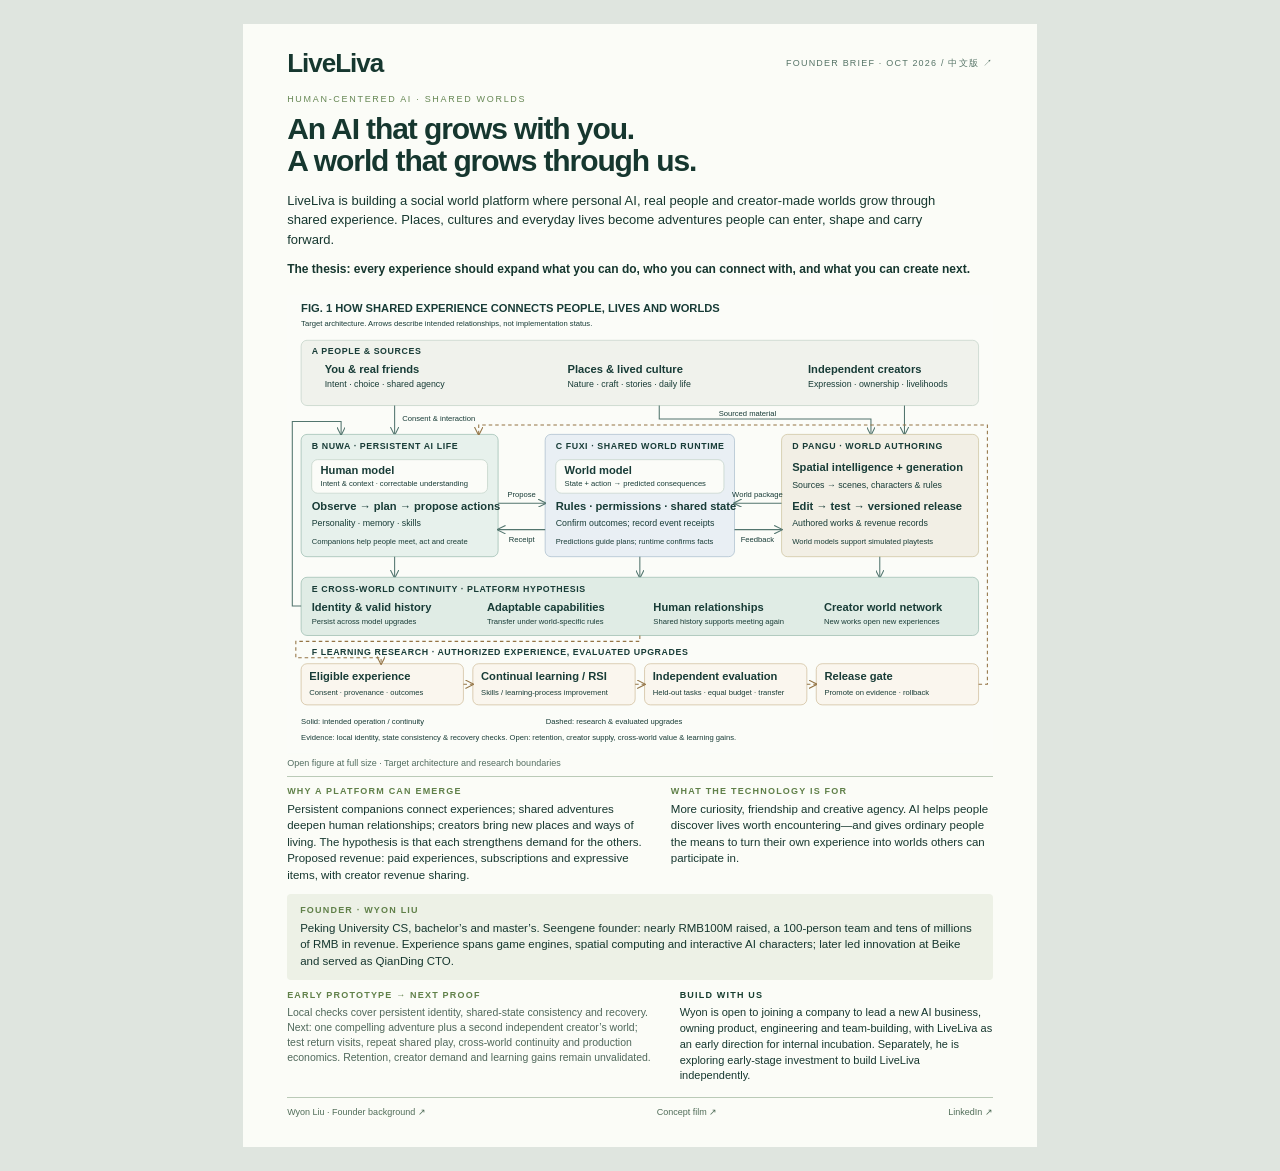
<file: brief/LiveLiva_One_Page_EN.html>
<!doctype html><html lang="en"><head><meta charset="utf-8"><meta name="viewport" content="width=device-width,initial-scale=1"><title>LiveLiva · EN Founder Brief</title><style>*{box-sizing:border-box}body{margin:0;background:#dfe5df;color:#16372f;font-family:Arial,"PingFang SC","Microsoft YaHei",sans-serif}.page{width:210mm;min-height:297mm;margin:24px auto;background:#fbfcf7;padding:36px 44px 25px}.top{display:flex;justify-content:space-between;align-items:center}.brand{font-size:26px;font-weight:800;letter-spacing:-1px}.edition{font-size:9px;letter-spacing:1.2px;color:#567467}a{color:inherit;text-decoration:none}a:hover{text-decoration:underline}.kicker{font-size:9px;letter-spacing:1.7px;color:#668754;margin:23px 0 9px}h1{font-size:35px;line-height:1.08;letter-spacing:-1.1px;margin:0 0 13px}.intro{font-size:13px;line-height:1.5;max-width:660px}.thesis{font-size:12px;font-weight:700;line-height:1.4;margin:12px 0 17px}.diagram{background:#163c32;color:#f6faee;padding:16px 18px 12px;border-radius:7px}.label{font-size:9px;letter-spacing:1.2px;font-weight:700;margin:0 0 10px;color:#608049}.diagram .label{color:#b4cc9d}.nodes{display:grid;grid-template-columns:1fr 1fr 1fr;gap:24px}.node{position:relative}.node:not(:last-child):after{content:'→';position:absolute;right:-19px;top:4px;color:#c6df9d}.node h3{font-size:12px;margin:0 0 6px}.node p{font-size:11px;line-height:1.42;color:#e0eadd}.band{border-top:1px solid #557568;margin-top:12px;padding-top:9px;font-size:10.5px;line-height:1.4;color:#c6dda9}.example{font-size:11px;line-height:1.45;margin:11px 0 16px;padding-left:12px;border-left:2px solid #93ac75}.example b{display:block;font-size:9px;letter-spacing:1px;margin-bottom:4px}p{margin:0}.technical{border-top:1px solid #bacab7;padding-top:12px}.techrow{display:grid;grid-template-columns:20px 1fr;gap:8px;margin-bottom:9px}.num{font-size:11px;color:#7b965e;padding-top:1px}.techrow p{font-size:11.5px;line-height:1.42}.techrow strong{font-weight:700}.two{display:grid;grid-template-columns:1.12fr 1fr;gap:23px;border-top:1px solid #bacab7;margin-top:11px;padding-top:13px}.two p,.founder p,.proof p,.ask p{font-size:11.5px;line-height:1.44}.two .label,.founder .label,.proof .label,.ask .label{margin-bottom:5px}.founder{margin-top:13px;padding:11px 13px;background:#edf1e6;border-radius:4px}.bottom{display:grid;grid-template-columns:1.18fr 1fr;gap:23px;margin-top:13px}.proof p{color:#50685b;font-size:10.5px}.ask p{font-size:11px}.ask .label{color:#173e30}footer{border-top:1px solid #bacab7;margin-top:13px;padding-top:9px;display:flex;justify-content:space-between;font-size:9px;color:#516d59}.cn h1{font-size:34px;line-height:1.22;letter-spacing:0}.cn .intro{font-size:13px;line-height:1.65}.cn .techrow p,.cn .two p,.cn .founder p{line-height:1.6}.cn .node p{line-height:1.6}.cn .thesis{line-height:1.6}.cn .example{line-height:1.6}@page{size:A4;margin:0}@media print{body{background:white}.page{margin:0;width:210mm;min-height:297mm;print-color-adjust:exact;-webkit-print-color-adjust:exact}}@media screen and (max-width:700px){.page{width:100%;margin:0;padding:26px 22px}.edition{font-size:8px}h1,.cn h1{font-size:31px}.nodes,.two,.bottom{grid-template-columns:1fr}.nodes{gap:19px}.node:not(:last-child):after{right:0;top:auto;bottom:-17px;content:'↓'}.node p,.techrow p,.two p,.founder p,.proof p,.ask p,.example,.intro,.band{font-size:14px;line-height:1.6}.node h3{font-size:14px}.label{font-size:10px}.thesis{font-size:14px}.diagram{padding:18px}.two,.bottom{gap:18px}footer{flex-wrap:wrap;gap:12px}.cn .intro{font-size:15px}}.architecture{margin:12px 0 8px}.architecture svg{width:100%;height:auto;display:block}.architecture figcaption{font-size:9px;color:#526d60;margin-top:4px}.page{padding-top:24px;padding-bottom:18px}.example{display:none}.founder{margin-top:10px}.bottom{margin-top:10px}h1{font-size:30px}.kicker{margin-top:15px}.example{margin-bottom:10px}.two{margin-top:8px;padding-top:9px}@media screen and (max-width:700px){.architecture{overflow-x:auto}.architecture svg{min-width:690px}h1{font-size:29px}}@media print{.architecture a{display:block}} </style></head><body><main class="page "><header><div class="top"><span class="brand">LiveLiva</span><span class="edition">FOUNDER BRIEF · OCT 2026 / <a href="LiveLiva_One_Page_CN.html">中文版 ↗</a></span></div><p class="kicker">HUMAN-CENTERED AI · SHARED WORLDS</p><h1>An AI that grows with you.<br>A world that grows through us.</h1><p class="intro">LiveLiva is building a social world platform where personal AI, real people and creator-made worlds grow through shared experience. Places, cultures and everyday lives become adventures people can enter, shape and carry forward.</p><p class="thesis">The thesis: every experience should expand what you can do, who you can connect with, and what you can create next.</p></header><figure class="architecture"><a href="LiveLiva_Architecture_EN.svg" target="_blank" title="Open full-size figure"><svg xmlns="http://www.w3.org/2000/svg" viewBox="0 0 1200 780" role="img"><title>LiveLiva: people, persistent lives, shared worlds and evaluated learning</title><defs><marker id="a" markerWidth="8" markerHeight="8" refX="7" refY="4" orient="auto"><path d="M0 0L8 4L0 8" fill="none" stroke="#52756e"/></marker><marker id="r" markerWidth="8" markerHeight="8" refX="7" refY="4" orient="auto"><path d="M0 0L8 4L0 8" fill="none" stroke="#947445"/></marker></defs><style>svg text{font-family:Arial,PingFang SC,Microsoft YaHei,sans-serif;fill:#183c37}svg .heading{font-size:19px;font-weight:700}svg .small{font-size:15px}svg .tiny{font-size:13px}svg .label{font-size:15px;font-weight:700;letter-spacing:1px}svg .line{fill:none;stroke:#52756e;stroke-width:1.8;marker-end:url(#a)}svg .research{fill:none;stroke:#947445;stroke-width:1.8;stroke-dasharray:6 5;marker-end:url(#r)}.architecture{margin:12px 0 8px}.architecture svg{width:100%;height:auto;display:block}.architecture figcaption{font-size:9px;color:#526d60;margin-top:4px}.page{padding-top:24px;padding-bottom:18px}.example{display:none}.founder{margin-top:10px}.bottom{margin-top:10px}h1{font-size:30px}.kicker{margin-top:15px}.example{margin-bottom:10px}.two{margin-top:8px;padding-top:9px}@media screen and (max-width:700px){.architecture{overflow-x:auto}.architecture svg{min-width:690px}h1{font-size:29px}}@media print{.architecture a{display:block}} </style><rect width="1200" height="780" fill="#fbfcf8"/><text x="24" y="29" class="heading" text-anchor="start">FIG. 1   HOW SHARED EXPERIENCE CONNECTS PEOPLE, LIVES AND WORLDS</text><text x="24" y="53" class="tiny" text-anchor="start">Target architecture. Arrows describe intended relationships, not implementation status.</text><rect x="24" y="77" width="1152" height="111" rx="10" fill="#f0f2ec" stroke="#b8cabe"/><text x="42" y="100" class="label" text-anchor="start">A  PEOPLE &amp; SOURCES</text><text x="64" y="132" class="heading" text-anchor="start">You &amp; real friends</text><text x="64" y="157" class="small" text-anchor="start">Intent · choice · shared agency</text><text x="477" y="132" class="heading" text-anchor="start">Places &amp; lived culture</text><text x="477" y="157" class="small" text-anchor="start">Nature · craft · stories · daily life</text><text x="886" y="132" class="heading" text-anchor="start">Independent creators</text><text x="886" y="157" class="small" text-anchor="start">Expression · ownership · livelihoods</text><path d="M183 188V237" class="line"/><text x="196" y="215" class="tiny" text-anchor="start">Consent &amp; interaction</text><path d="M633 188V211H993V237" class="line"/><text x="734" y="205" class="tiny" text-anchor="start">Sourced material</text><path d="M1050 188V237" class="line"/><rect x="24" y="237" width="335" height="208" rx="10" fill="#e7f1ec" stroke="#88afa1"/><text x="42" y="262" class="label" text-anchor="start">B  NUWA · PERSISTENT AI LIFE</text><rect x="42" y="280" width="299" height="57" rx="10" fill="#fbfcf8" stroke="#b8cabe"/><text x="57" y="304" class="heading" text-anchor="start">Human model</text><text x="57" y="325" class="tiny" text-anchor="start">Intent &amp; context · correctable understanding</text><text x="42" y="366" class="heading" text-anchor="start">Observe → plan → propose actions</text><text x="42" y="392" class="small" text-anchor="start">Personality · memory · skills</text><text x="42" y="423" class="tiny" text-anchor="start">Companions help people meet, act and create</text><rect x="439" y="237" width="322" height="208" rx="10" fill="#e9eff4" stroke="#9ab0c3"/><text x="457" y="262" class="label" text-anchor="start">C  FUXI · SHARED WORLD RUNTIME</text><rect x="457" y="280" width="286" height="57" rx="10" fill="#fbfcf8" stroke="#b8cabe"/><text x="472" y="304" class="heading" text-anchor="start">World model</text><text x="472" y="325" class="tiny" text-anchor="start">State + action → predicted consequences</text><text x="457" y="366" class="heading" text-anchor="start">Rules · permissions · shared state</text><text x="457" y="392" class="small" text-anchor="start">Confirm outcomes; record event receipts</text><text x="457" y="423" class="tiny" text-anchor="start">Predictions guide plans; runtime confirms facts</text><path d="M359 354H439" class="line"/><text x="399" y="343" class="tiny" text-anchor="middle">Propose</text><path d="M439 399H359" class="line"/><text x="399" y="420" class="tiny" text-anchor="middle">Receipt</text><rect x="841" y="237" width="335" height="208" rx="10" fill="#f2efe5" stroke="#c4b88d"/><text x="859" y="262" class="label" text-anchor="start">D  PANGU · WORLD AUTHORING</text><text x="859" y="300" class="heading" text-anchor="start">Spatial intelligence + generation</text><text x="859" y="329" class="small" text-anchor="start">Sources → scenes, characters &amp; rules</text><text x="859" y="365" class="heading" text-anchor="start">Edit → test → versioned release</text><text x="859" y="393" class="small" text-anchor="start">Authored works &amp; revenue records</text><text x="859" y="423" class="tiny" text-anchor="start">World models support simulated playtests</text><path d="M841 354H761" class="line"/><text x="800" y="343" class="tiny" text-anchor="middle">World package</text><path d="M761 399H841" class="line"/><text x="800" y="420" class="tiny" text-anchor="middle">Feedback</text><path d="M183 445V480" class="line"/><path d="M600 445V480" class="line"/><path d="M1008 445V480" class="line"/><rect x="24" y="480" width="1152" height="99" rx="10" fill="#e0ece5" stroke="#88afa1"/><text x="42" y="505" class="label" text-anchor="start">E  CROSS-WORLD CONTINUITY · PLATFORM HYPOTHESIS</text><text x="42" y="537" class="heading" text-anchor="start">Identity &amp; valid history</text><text x="42" y="559" class="tiny" text-anchor="start">Persist across model upgrades</text><text x="340" y="537" class="heading" text-anchor="start">Adaptable capabilities</text><text x="340" y="559" class="tiny" text-anchor="start">Transfer under world-specific rules</text><text x="623" y="537" class="heading" text-anchor="start">Human relationships</text><text x="623" y="559" class="tiny" text-anchor="start">Shared history supports meeting again</text><text x="913" y="537" class="heading" text-anchor="start">Creator world network</text><text x="913" y="559" class="tiny" text-anchor="start">New works open new experiences</text><path d="M24 529H9V215H92V237" class="line"/><text x="42" y="612" class="label" text-anchor="start">F  LEARNING RESEARCH · AUTHORIZED EXPERIENCE, EVALUATED UPGRADES</text><rect x="24" y="627" width="276" height="70" rx="10" fill="#faf6ee" stroke="#c5af86"/><text x="38" y="654" class="heading" text-anchor="start">Eligible experience</text><text x="38" y="680" class="tiny" text-anchor="start">Consent · provenance · outcomes</text><rect x="316" y="627" width="276" height="70" rx="10" fill="#faf6ee" stroke="#c5af86"/><text x="330" y="654" class="heading" text-anchor="start">Continual learning / RSI</text><text x="330" y="680" class="tiny" text-anchor="start">Skills / learning-process improvement</text><rect x="608" y="627" width="276" height="70" rx="10" fill="#faf6ee" stroke="#c5af86"/><text x="622" y="654" class="heading" text-anchor="start">Independent evaluation</text><text x="622" y="680" class="tiny" text-anchor="start">Held-out tasks · equal budget · transfer</text><rect x="900" y="627" width="276" height="70" rx="10" fill="#faf6ee" stroke="#c5af86"/><text x="914" y="654" class="heading" text-anchor="start">Release gate</text><text x="914" y="680" class="tiny" text-anchor="start">Promote on evidence · rollback</text><path d="M300 662H316" class="research"/><path d="M592 662H608" class="research"/><path d="M884 662H900" class="research"/><path d="M600 579V589H15V617H160V627" class="research"/><path d="M1176 662H1191V221H326V237" class="research"/><text x="24" y="730" class="tiny" text-anchor="start">Solid: intended operation / continuity</text><text x="440" y="730" class="tiny" text-anchor="start">Dashed: research &amp; evaluated upgrades</text><text x="24" y="757" class="tiny" text-anchor="start">Evidence: local identity, state consistency &amp; recovery checks. Open: retention, creator supply, cross-world value &amp; learning gains.</text></svg></a><figcaption>Open figure at full size · Target architecture and research boundaries</figcaption></figure><p class="example"><b>ONE POSSIBLE JOURNEY</b>An interest in craft leads you and a friend into a creator’s folklore adventure. Together, you earn a companion’s trust and learn a skill. In another author’s world, that history informs how it helps you. You turn your own hometown story into an adventure others can inhabit.</p><div class="two"><section><h2 class="label">WHY A PLATFORM CAN EMERGE</h2><p>Persistent companions connect experiences; shared adventures deepen human relationships; creators bring new places and ways of living. The hypothesis is that each strengthens demand for the others. Proposed revenue: paid experiences, subscriptions and expressive items, with creator revenue sharing.</p></section><section><h2 class="label">WHAT THE TECHNOLOGY IS FOR</h2><p>More curiosity, friendship and creative agency. AI helps people discover lives worth encountering—and gives ordinary people the means to turn their own experience into worlds others can participate in.</p></section></div><section class="founder"><h2 class="label">FOUNDER · WYON LIU</h2><p>Peking University CS, bachelor’s and master’s. Seengene founder: nearly RMB100M raised, a 100-person team and tens of millions of RMB in revenue. Experience spans game engines, spatial computing and interactive AI characters; later led innovation at Beike and served as QianDing CTO.</p></section><div class="bottom"><section class="proof"><h2 class="label">EARLY PROTOTYPE → NEXT PROOF</h2><p>Local checks cover persistent identity, shared-state consistency and recovery. Next: one compelling adventure plus a second independent creator’s world; test return visits, repeat shared play, cross-world continuity and production economics. Retention, creator demand and learning gains remain unvalidated.</p></section><section class="ask"><h2 class="label">BUILD WITH US</h2><p>Wyon is open to joining a company to lead a new AI business, owning product, engineering and team-building, with LiveLiva as an early direction for internal incubation. Separately, he is exploring early-stage investment to build LiveLiva independently.</p></section></div><footer><a href="https://wyonliu.github.io/cv/">Wyon Liu · Founder background ↗</a><a href="https://wyonliu.github.io/CaptainCast/liveliva/">Concept film ↗</a><a href="https://www.linkedin.com/in/wyonliu/">LinkedIn ↗</a></footer></main><script src="../config.js"></script><script src="../site.js" defer></script></body></html>
</file>
<file: research.css>
:root{--ink:#152239;--blue:#3264c3;--muted:#6b788b;--line:#dbe1e9;--paper:#f8f9fb;--pad:clamp(24px,5.5vw,100px)}*{box-sizing:border-box}html{scroll-behavior:smooth;scroll-padding-top:30px}body{margin:0;color:var(--ink);background:var(--paper);font-family:Arial,"Helvetica Neue","PingFang SC","Microsoft YaHei",sans-serif;-webkit-font-smoothing:antialiased}a{color:inherit;text-decoration:none}h1,h2,h3,p,figure{margin:0}h1,h2,h3{font-weight:500}button,input,select,textarea{font:inherit}button{cursor:pointer}img{max-width:100%}p{line-height:1.75;font-size:15px}.mono{font-family:"SFMono-Regular",Consolas,monospace;font-size:10px;letter-spacing:.07em}a:focus-visible,button:focus-visible{outline:2px solid #5688e5;outline-offset:5px}header{display:flex;height:88px;align-items:center;justify-content:space-between;padding:0 var(--pad);background:#fafbfc;border-bottom:1px solid var(--line)}.brand{font-size:29px;font-weight:600;letter-spacing:-1.4px;display:inline-flex;align-items:center;gap:6px}.brand-dot{height:6px;width:6px;background:#3c6ac4;border-radius:50%;margin-top:15px}header nav{display:flex;gap:30px;font-size:12px;color:#637087}.header-end{display:flex;align-items:center;gap:29px;font-size:12px}.language{color:#69768a}.contact-nav{border-bottom:1px solid #8c9ab2;padding:8px 0}.hero{padding:30px var(--pad) 0;background:#f4f6fa;overflow:hidden}.hero-top{display:flex;justify-content:space-between;color:#72829b;font-size:9px}.hero-top>span:first-child{color:#335b9a}.hero-layout{display:grid;grid-template-columns:1.25fr 1fr;gap:7%;padding:72px 0 60px}.hero h1{font-size:clamp(55px,5.7vw,90px);letter-spacing:-.065em;line-height:1.07;max-width:740px}.hero h1 em{font-family:Georgia,"Times New Roman",serif;font-weight:400;color:#3563b4;letter-spacing:-.065em}.hero-summary{font-size:23px;line-height:1.5;letter-spacing:-.015em;margin-top:30px;color:#263e62}.hero-description{color:#748198;font-size:14px;max-width:480px;margin-top:20px;line-height:1.8}.hero-actions{display:flex;align-items:center;gap:30px;margin-top:31px}.button{display:inline-flex;justify-content:space-between;align-items:center;gap:30px;font-size:11px;padding:16px 20px;border:0;border-radius:2px;transition:background .2s,transform .2s}.button.primary{background:#1c355b;color:#fff}.button:hover{background:#315586;transform:translateY(-1px)}.text-link{font-size:11px;display:inline-block;border-bottom:1px solid #a2aec0;padding:7px 0}.hero-research{align-self:center;padding:23px 28px 20px;background:#fff;border:1px solid #d7e0ee;box-shadow:0 15px 50px -30px #718cb84d;position:relative}.hero-research::before{content:"";position:absolute;left:-1px;top:-1px;width:35px;height:2px;background:#396ac6}.figure-heading{display:flex;justify-content:space-between;color:#8593a8;font-size:8px;margin-bottom:28px}.thesis-track{display:flex;align-items:center;gap:15px}.track-no{font-family:Georgia,serif;font-size:17px;font-style:italic;color:#8aa1c6;align-self:flex-start;padding-top:4px}.thesis-track h2{font-size:20px;line-height:1.4;letter-spacing:-.025em}.thesis-track p{font-family:Consolas,monospace;font-size:8px;letter-spacing:.02em;color:#8b9bb2;margin-top:6px;line-height:1.5}.track-symbol{display:none}.track-connector{margin:12px 0 13px 7px;display:flex;align-items:center;gap:24px}.track-connector>span{height:29px;width:1px;background:#cbd8eb;position:relative}.track-connector>span::after{content:"";position:absolute;bottom:0;left:-2px;width:5px;height:5px;border-right:1px solid #829ac1;border-bottom:1px solid #829ac1;transform:rotate(45deg)}.track-connector i{font-size:9px;font-style:normal;color:#8d9bb0}.research-return{display:flex;align-items:center;gap:13px;border-top:1px solid #e1e7f0;padding-top:17px;margin-top:24px;color:#6083bb}.research-return>span{font-size:24px}.research-return>span:last-child{margin-left:auto}.research-return p{font-size:10px;line-height:1.7}.figure-caption{font-size:8px;color:#94a1b5;margin-top:17px}.hero-footer{border-top:1px solid #d5ddeb;padding:24px 0;display:flex;align-items:center;gap:25px;justify-content:space-between}.hero-footer>p{font-size:10px;color:#7d8ba1;display:flex;align-items:center;gap:28px}.hero-footer strong{font-size:13px;color:#2e4568;font-weight:500;white-space:nowrap}.hero-footer strong span{font-size:11px;margin-left:7px;color:#7b8aa1}.scroll-link{font-size:10px;white-space:nowrap;color:#536c93}.section{padding:85px var(--pad)}.section-head{display:flex;justify-content:space-between;gap:30px;color:#7c8ba0;align-items:center;margin-bottom:44px}.section-head>.mono{color:#59749c;font-size:9px}.section-head>span:last-child,.section-head>a{font-size:10px}.section-intro{display:grid;grid-template-columns:1.12fr 1fr;gap:10%;margin-bottom:47px;align-items:end}.section h2{font-size:clamp(35px,3.45vw,54px);line-height:1.13;letter-spacing:-.045em}.section-intro>p{font-size:14px;line-height:1.8;color:#768399}.research-row{display:grid;grid-template-columns:90px 1fr 1.13fr;gap:30px;padding:30px 0;border-top:1px solid #dbe2ec}.research-row:last-child{border-bottom:1px solid #dbe2ec}.row-index{font:italic 25px Georgia,serif;color:#7390bc}.row-index>span{display:block;font:7px/1.6 Consolas,monospace;color:#a4aebe;margin-top:10px;max-width:60px}.research-name .mono{font-size:8px;letter-spacing:.045em;color:#7289ad}.research-name h3{font-size:24px;line-height:1.3;letter-spacing:-.025em;margin-top:13px;max-width:370px}.research-detail p{font-size:14px;color:#6d7b91}.research-tags{display:block;font:9px/1.6 Consolas,monospace;color:#8196b6;margin-top:17px}.platform{background:#142339;color:#edf3fd}.platform .section-head{color:#91a8c8}.platform .section-head .mono{color:#91adda}.platform .section-intro>p{color:#a3b5ce}.product-model{display:grid;grid-template-columns:repeat(3,1fr);gap:38px;padding-top:30px;border-top:1px solid #38506f;margin-top:56px}.product-column .mono{font-size:8px;color:#88a9da}.product-column h3{font-size:21px;line-height:1.4;margin:19px 0 13px;letter-spacing:-.02em}.product-column p{font-size:13px;color:#98aecb;max-width:315px}.product-path{border-top:1px solid #304b6c;border-bottom:1px solid #304b6c;margin-top:39px;padding:23px 0}.path-label{font-size:8px;color:#7594bf}.product-path>p{display:flex;align-items:center;justify-content:space-between;gap:13px;margin-top:20px;font-size:16px;letter-spacing:-.025em}.product-path b{font-size:18px;color:#637fa7;font-weight:400}.product-path small{display:block;font-size:9px;color:#788fae;margin-top:14px}.platform-note{display:flex;gap:50px;justify-content:space-between;align-items:end;margin-top:29px}.platform-note p{max-width:830px;font-size:12px;color:#879ebb}.platform-note>a{white-space:nowrap;border-color:#617997}.architecture-section{background:#fff}.architecture{border:1px solid #dbe3ef;background:#fbfcfe;padding:19px 15px 0}.architecture svg{display:block;width:100%;height:auto}.architecture figcaption{display:flex;gap:26px;align-items:center;justify-content:space-between;padding:17px 10px;border-top:1px solid #e0e6ef;color:#8c9bb0;font-size:9px;line-height:1.6}.architecture figcaption .mono{font-size:8px;white-space:nowrap;color:#6984ab}.architecture figcaption a{color:#4971ac;white-space:nowrap}.architecture-mobile{display:none}.evidence-strip{display:grid;grid-template-columns:1fr 1fr auto;gap:35px;margin-top:29px;align-items:start}.evidence-strip .mono{font-size:8px;color:#7890b2}.evidence-strip p{font-size:11px;line-height:1.8;color:#8b97aa;margin-top:11px}.evidence-strip>a{font-size:9px;align-self:end;color:#5779ab;white-space:nowrap}.founder{background:#edf1f7}.founder-intro{display:grid;grid-template-columns:1fr 1.05fr;gap:11%;margin-bottom:40px}.founder-intro .mono{font-size:8px;color:#8093b0}.founder-intro h2{font-size:68px;margin-top:21px;letter-spacing:-.045em}.founder-intro h2 span{font-size:24px;display:block;margin-top:10px;color:#7a90b1;letter-spacing:.2em}.founder-statement{font-size:31px!important;line-height:1.3!important;letter-spacing:-.04em;color:#294363!important;margin-bottom:20px}.founder-intro>div>p:last-child:not(.mono){font-size:14px;color:#7486a0;line-height:1.8}.case-grid{display:grid;grid-template-columns:repeat(3,1fr);gap:34px;border-top:1px solid #cad6e6;padding-top:30px}.case .mono{font-size:8px;color:#7f97b8}.case h3{font-size:21px;line-height:1.4;margin:16px 0 13px;letter-spacing:-.025em}.case p{font-size:13px;color:#7486a0;max-width:340px}.case .text-link{font-size:10px;margin-top:18px}.source-note{font-size:9px;color:#97a4b8;margin-top:22px}.capability-heading{display:flex;align-items:center;justify-content:space-between;margin-top:54px;margin-bottom:23px}.capability-heading h3{font-size:25px;letter-spacing:-.03em}.capability-heading .mono{font-size:10px;color:#6c85ab}.capability{display:grid;grid-template-columns:47px 180px 1fr 20px;gap:15px;align-items:center;padding:20px 0;border-top:1px solid #d2dce9;transition:color .2s}.capability:last-child{border-bottom:1px solid #d2dce9}.level{font:10px Consolas,monospace;color:#6283b7}.capability h3{font-size:17px;letter-spacing:-.02em}.capability p{font-size:12px;color:#8696ad}.capability b{font-size:17px;font-weight:400;color:#7c96bd}.capability:hover{color:#3567b8}.reading{background:#fafbfc}.reading-grid{display:grid;grid-template-columns:1.05fr 1fr;gap:7%;align-items:start}.material{display:grid;grid-template-columns:22px 1fr auto 20px;gap:15px;padding:22px 0;border-top:1px solid #dce3ed;align-items:center}.material:last-child{border-bottom:1px solid #dce3ed}.material>.mono{font-size:8px;color:#93a2b7}.material h3{font-size:20px;letter-spacing:-.025em}.material p{font-size:11px;line-height:1.7;color:#8a98ac;margin-top:7px}.material-type{font:7px Consolas,monospace;color:#99a7ba}.material b{font-size:18px;font-weight:400;color:#708eb8}.material:hover h3{color:#3b6bb3}.film{margin-top:1px;border-top:1px solid #dce3ed;padding-top:21px}.film-head{display:flex;justify-content:space-between;color:#8294af;font-size:8px;margin-bottom:17px}.film-head .mono{font-size:8px}.film video{display:block;width:100%;aspect-ratio:16/9;background:#172330;object-fit:contain}.film>p{font-size:10px;color:#96a3b5;margin-top:15px;line-height:1.8}.connect{background:#101c2e;color:#e5edf9}.connect .section-head .mono{color:#829fca}.connect .section-head>span:last-child{font-size:8px;color:#7089ae}.connect-grid{display:grid;grid-template-columns:1.15fr 1fr;gap:10%}.connect-grid h2{font-size:clamp(35px,3.3vw,50px);margin-bottom:28px}.connect-grid>div>p{font-size:13px;line-height:1.85;color:#8ca1bf;margin-top:18px}.email{display:block;margin-top:35px;font-size:23px;letter-spacing:-.03em}.connect-grid .text-link{margin-top:15px;border-color:#536986;color:#9eb4d2}.form-grid{display:grid;grid-template-columns:1fr 1fr;gap:22px}.form-grid label{display:block;font-size:10px;color:#a2b5d0}.wide{grid-column:1/-1}input,textarea,select{display:block;width:100%;padding:12px 0;border:0;border-bottom:1px solid #3d536f;border-radius:0;background:transparent;color:#d7e5f8;font-size:14px;outline-offset:4px}input:focus,textarea:focus,select:focus{outline:1px solid #7094cc}select option{background:#14263f}input::placeholder,textarea::placeholder{color:#647c9e}textarea{resize:vertical}.trap{position:absolute;left:-9999px;overflow:hidden;height:1px}.consent{display:flex;align-items:flex-start;gap:9px;margin:24px 0;color:#7d94b5;font-size:9px;line-height:1.7}.consent input{width:13px;height:13px;flex-shrink:0;margin:2px 0 0;accent-color:#82a6df}.consent a{text-decoration:underline}.connect .button{background:#d9e5f6;color:#19365e;width:100%;font-size:11px}.connect .button:hover{background:#edf4ff}#contact-status{font-size:9px;color:#6f88ac;margin-top:13px}footer{display:flex;align-items:center;gap:35px;padding:30px var(--pad);background:#0e1929;border-top:1px solid #26364c;color:#6f86a7;font-size:9px}footer .brand{color:#a8bdd9;font-size:23px;margin-right:auto}footer .brand-dot{height:4px;width:4px;margin-top:11px}footer>a:last-child{font-size:20px}.skip{position:absolute;top:-100px;left:24px;padding:14px;background:#fff;color:#123;z-index:99}.skip:focus{top:8px}.zh .hero h1{font-size:clamp(55px,5.6vw,88px);line-height:1.2;letter-spacing:-.045em}.zh .hero h1 em{font-family:"Songti SC",STSong,serif;font-style:normal;letter-spacing:-.06em}.zh .hero-summary{font-size:22px;line-height:1.6}.zh .hero-description{line-height:1.95}.zh .section h2{line-height:1.24;letter-spacing:-.04em}.zh .research-name h3{font-size:23px}.zh .thesis-track h2{font-size:20px;letter-spacing:-.025em}.zh .hero-layout{padding-top:64px;padding-bottom:64px}.zh .product-path>p{font-size:15px}.zh .founder-statement{font-size:30px!important}.zh .founder-intro h2{font-size:68px}
@media(min-width:1650px){.hero-layout{padding-top:95px;padding-bottom:90px}.hero-description{max-width:540px}.hero h1{font-size:99px}.hero-research{padding:30px 37px}.thesis-track h2{font-size:24px}}
@media(max-width:1080px){header nav{gap:18px}.header-end{gap:20px}.hero-layout{gap:5%}.hero h1{font-size:63px}.hero-summary{font-size:20px}.hero-research{padding:22px 19px}.thesis-track h2{font-size:18px}.hero-actions{gap:19px}.hero-footer>p{display:block;line-height:1.9}.hero-footer strong{display:block}.hero-top>span:last-child{font-size:8px}.section-intro{gap:6%}.research-row{grid-template-columns:56px 1fr 1.1fr;gap:25px}.row-index>span{font-size:6px}.research-name h3{font-size:21px}.product-model{gap:28px}.product-column h3{font-size:19px}.product-path>p{font-size:14px}.platform-note{gap:30px}.connect-grid{gap:7%}.reading-grid{gap:5%}.material-type{display:none}.material{grid-template-columns:20px 1fr 20px}.capability{grid-template-columns:40px 145px 1fr 20px}.section{padding-top:70px;padding-bottom:70px}.hero .text-link{font-size:10px}}
@media(max-width:720px){header{height:72px}.brand{font-size:26px}header nav{display:none}.header-end{font-size:11px;gap:20px}.hero{padding-top:22px}.hero-top{font-size:8px}.hero-top>span:last-child{display:none}.hero-layout{grid-template-columns:1fr;padding-top:43px;padding-bottom:29px;gap:38px}.hero h1{font-size:clamp(49px,11.8vw,73px);line-height:1.08;letter-spacing:-.065em}.hero-summary{font-size:20px;margin-top:25px}.hero-description{font-size:13px;line-height:1.8;margin-top:17px}.hero-actions{gap:21px;margin-top:24px;flex-wrap:wrap}.button{padding:15px 17px;font-size:10px;gap:23px}.hero .text-link{font-size:10px}.hero-research{padding:22px 23px 18px}.figure-heading{font-size:7px;margin-bottom:24px}.thesis-track h2{font-size:19px}.thesis-track p{font-size:7px}.track-connector{margin-top:10px;margin-bottom:10px}.track-connector>span{height:23px}.research-return{margin-top:19px;padding-top:15px}.research-return p{font-size:9px}.figure-caption{font-size:8px}.hero-footer{display:block;padding:21px 0}.hero-footer>p{font-size:9px;line-height:1.8}.hero-footer strong{font-size:13px;margin-bottom:7px}.scroll-link{display:none}.section{padding:58px var(--pad)}.section-head{gap:15px;margin-bottom:29px;align-items:start}.section-head>.mono{font-size:8px}.section-head>span:last-child{display:none}.section-head>a{font-size:8px;text-align:right}.section-intro{grid-template-columns:1fr;gap:24px;margin-bottom:31px}.section h2{font-size:34px;line-height:1.16;letter-spacing:-.04em}.section-intro>p{font-size:13px;line-height:1.85}.research-row{grid-template-columns:29px 1fr;gap:10px 15px;padding:25px 0}.row-index{font-size:20px;grid-row:1/3;padding-top:2px}.row-index>span{display:none}.research-name .mono{font-size:7px}.research-name h3{font-size:23px;margin-top:12px}.research-detail{grid-column:2}.research-detail p{font-size:12px;line-height:1.85}.research-tags{font-size:8px;margin-top:14px}.product-model{grid-template-columns:1fr;gap:26px;margin-top:28px;padding-top:27px}.product-column h3{font-size:22px;margin:11px 0 9px}.product-column p{font-size:13px;max-width:none}.product-column .mono{font-size:8px}.product-path{margin-top:29px;padding:21px 0}.product-path>p{display:grid;grid-template-columns:1fr;gap:6px;font-size:15px;margin-top:15px}.product-path b{font-size:0;line-height:1}.product-path b::after{content:"↓";font-size:17px}.product-path small{font-size:8px;line-height:1.7}.platform-note{display:block;margin-top:24px}.platform-note p{font-size:12px}.platform-note .text-link{margin-top:15px}.architecture{display:none}.architecture-mobile{display:block;background:#f1f5fa;padding:24px}.architecture-mobile ol{padding:0;list-style:none;margin:0}.architecture-mobile li{padding:17px 0;border-bottom:1px solid #d7e1ee;position:relative}.architecture-mobile li:first-child{padding-top:0}.architecture-mobile b{font-size:15px;display:block;font-weight:500;color:#30517e}.architecture-mobile span{font-size:11px;color:#7c90ac;display:block;line-height:1.9;margin-top:10px}.architecture-mobile .text-link{margin-top:15px;font-size:10px;color:#3d659d}.evidence-strip{grid-template-columns:1fr;gap:20px;margin-top:26px}.evidence-strip p{font-size:11px;margin-top:7px}.evidence-strip>a{font-size:10px;justify-self:start}.founder-intro{grid-template-columns:1fr;gap:30px;margin-bottom:29px}.founder-intro h2{font-size:55px;margin-top:16px}.founder-intro h2 span{font-size:21px}.founder-statement{font-size:28px!important;margin-bottom:19px}.founder-intro>div>p:last-child:not(.mono){font-size:13px}.case-grid{grid-template-columns:1fr;gap:28px;padding-top:26px}.case h3{font-size:22px;margin:12px 0 10px}.case p{font-size:13px;max-width:none}.case .text-link{margin-top:12px}.source-note{font-size:9px;line-height:1.8;margin-top:25px}.capability-heading{margin-top:34px;gap:20px;align-items:start}.capability-heading h3{font-size:22px;line-height:1.3;max-width:245px}.capability-heading .mono{font-size:9px;white-space:nowrap}.capability{grid-template-columns:28px 1fr 16px;gap:8px 11px;padding:18px 0}.capability h3{font-size:18px}.capability p{grid-column:2;grid-row:2;font-size:11px;line-height:1.8}.capability b{grid-column:3;grid-row:1/3}.level{font-size:9px}.reading-grid{grid-template-columns:1fr;gap:34px}.material{gap:12px;padding:22px 0}.material h3{font-size:22px}.material p{font-size:11px}.film{padding-top:20px}.film-head .mono,.film-head>span{font-size:7px}.film p{font-size:10px}.connect-grid{grid-template-columns:1fr;gap:38px}.connect-grid h2{font-size:34px;margin-bottom:23px}.connect-grid>div>p{font-size:13px}.email{font-size:24px;margin-top:27px}.form-grid{gap:22px 16px}.form-grid label{font-size:10px}input,select,textarea{font-size:16px}.consent{font-size:10px;line-height:1.8}.connect .button{font-size:12px;padding:16px 19px}#contact-status{font-size:10px}footer{padding:26px var(--pad);gap:20px;flex-wrap:wrap}footer .brand{font-size:23px;width:100%;margin-right:0}footer .brand-dot{margin-top:10px}footer>span{margin-right:auto;font-size:8px}footer>a{font-size:9px}.zh .hero-layout{padding-top:37px;padding-bottom:30px}.zh .hero h1{font-size:clamp(46px,11.8vw,73px);line-height:1.25}.zh .hero-summary{font-size:21px;margin-top:23px}.zh .hero-description{font-size:13px;line-height:1.9}.zh .thesis-track h2{font-size:19px}.zh .section h2{font-size:33px;line-height:1.25}.zh .research-name h3{font-size:23px}.zh .founder-intro h2{font-size:55px}.zh .founder-statement{font-size:28px!important}}
@media(prefers-reduced-motion:reduce){html{scroll-behavior:auto}*{transition:none!important}}
/* Reading sizes are intentionally independent of decorative labels. */
@media(min-width:721px){.hero-top{font-size:10px}.hero-description{font-size:16px;max-width:540px}.hero-summary{font-size:25px}.hero-footer>p{font-size:12px;gap:24px}.hero-footer strong{font-size:18px}.hero-footer strong span{font-size:13px}.hero-footer{padding:26px 0}.figure-heading{font-size:9px}.thesis-track h2{font-size:23px}.thesis-track p{font-size:10px}.track-connector i{font-size:11px}.research-return p{font-size:12px}.figure-caption{font-size:10px}.section-intro>p{font-size:16px}.research-detail p{font-size:15px}.research-tags{font-size:10px}.product-column p{font-size:15px}.platform-note p{font-size:14px}.founder-intro>div>p:last-child:not(.mono){font-size:16px}.case p{font-size:15px}.capability p{font-size:14px}.material p{font-size:13px}.film>p{font-size:12px}.connect-grid>div>p{font-size:15px}.form-grid label{font-size:12px}.consent{font-size:11px}#contact-status{font-size:11px}.evidence-strip p{font-size:13px}.hero .text-link{font-size:12px}.button{font-size:12px}}
.hero-description,.research-detail p,.section-intro>p{color:#61718a}.hero-research .figure-caption{color:#7588a6}.research-tags{color:#617da6}.capability p,.material p{color:#6b7e99}.source-note{color:#7285a1}.platform .section-intro>p{color:#a3b5ce}
@media(max-width:720px){.hero{display:flex;flex-direction:column}.hero-top{order:0}.hero-layout,.zh .hero-layout{display:contents}.hero-copy{order:1;padding-top:37px}.hero-footer{order:2;margin-top:27px}.hero-research{order:3;margin-top:13px;margin-bottom:34px}.hero-footer>p{font-size:11px;line-height:1.8}.hero-footer strong{font-size:17px}.hero-description{color:#61718a}}
.thesis .section-head>span:last-child,.architecture-section .section-head>span:last-child,.reading .section-head>span:last-child,.source-note,.material-type,.film>p,.film-head,.hero-top,.thesis-track p,.track-connector i,.figure-caption,.research-tags,.row-index>span,.research-name .mono,.case .mono,.capability p,.material p,.hero-footer>p,.architecture figcaption,.evidence-strip p{color:#63758f}
@media(max-width:720px){.hero-research{width:100%;align-self:stretch}.button,.hero .text-link{font-size:12px}.thesis-track p{font-size:8px}.figure-heading{font-size:8px}.hero-top{font-size:9px}.hero-description{font-size:14px}.hero-actions{gap:18px}}
</file>
<file: style.css>
:root{--ink:#173c34;--muted:#5c7167;--paper:#f7f7ee;--line:#d4ddd0;--dark:#102924;--accent:#d8edab}*{box-sizing:border-box}html{scroll-behavior:smooth;scroll-padding-top:88px}body{margin:0;background:var(--paper);color:var(--ink);font-family:Arial,"PingFang SC","Microsoft YaHei",sans-serif}a{color:inherit;text-decoration:none}a:hover{text-decoration:none}a:focus-visible,video:focus-visible{outline:3px solid #799e47;outline-offset:5px}p{line-height:1.65;margin:0}h1,h2,h3{font-weight:500;margin:0;letter-spacing:-.04em}h1{font-size:clamp(48px,5.7vw,88px);line-height:1.02}h2{font-size:clamp(34px,3.8vw,58px);line-height:1.08}h3{font-size:25px;line-height:1.2}.zh h1{font-size:clamp(40px,5vw,72px);line-height:1.2;letter-spacing:-.035em}.zh h2{font-size:clamp(32px,3.5vw,52px);line-height:1.25}.nav{height:82px;padding:0 5%;display:flex;align-items:center;gap:30px;background:var(--paper);border-bottom:1px solid var(--line);position:relative;z-index:5}.wordmark{font-size:29px;font-weight:800;letter-spacing:-1.4px;white-space:nowrap}.brand-orbit{font-weight:400;margin-left:4px}.navlinks{display:flex;gap:28px;margin-left:auto;font-size:13px}.navlinks a:hover{color:#72943e}.lang{font-size:13px;padding:10px;border-left:1px solid var(--line)}.navcta{font-size:12px;border:1px solid #81988b;padding:12px 16px;border-radius:2px}.skip{position:fixed;top:-80px;left:20px;z-index:20;background:white;padding:15px}.skip:focus{top:10px}.hero{min-height:690px;height:calc(100svh - 82px);max-height:920px;position:relative;color:white;overflow:hidden}.heroimg{width:100%;height:100%;object-fit:cover;object-position:center;position:absolute}.heroshade{position:absolute;inset:0;background:linear-gradient(90deg,rgba(8,28,24,.88) 0%,rgba(8,28,24,.68) 38%,rgba(8,28,24,.04) 85%),linear-gradient(0deg,rgba(8,28,24,.55),transparent 30%)}.herocopy{position:relative;padding:8% 5% 100px;max-width:930px}.eyebrow{font-size:11px;letter-spacing:1.8px;font-weight:600;margin-bottom:30px;text-transform:uppercase}.hero .eyebrow{color:var(--accent)}.herointro{font-size:18px;max-width:570px;margin-top:28px;color:#edf1e4}.actions{display:flex;align-items:center;flex-wrap:wrap;gap:26px;margin-top:34px}.button{display:inline-block;background:var(--ink);color:white;padding:17px 24px;font-size:14px;border:1px solid transparent;transition:background .2s,transform .2s}.button:hover{transform:translateY(-2px);background:#2d5642}.button.light{background:var(--accent);color:var(--dark)}.button.light:hover{background:#e9f7cb}.textlink{font-size:14px;border-bottom:1px solid #9cae99;padding:10px 0}.herofoot{position:absolute;bottom:26px;left:5%;right:5%;display:flex;justify-content:space-between;font-size:10px;letter-spacing:1.5px;color:#e9eee3}.section{padding:100px 7%;scroll-margin-top:0}.split{display:grid;grid-template-columns:1.05fr 1fr;gap:8%;align-items:start}.lead{font-size:19px;line-height:1.65;color:var(--muted)}.journey{display:grid;grid-template-columns:repeat(3,1fr);gap:5%;margin-top:66px}.journey article{border-top:1px solid #aebfad;padding-top:20px;position:relative}.journey article:not(:last-child):after{content:'→';position:absolute;right:-10%;top:-17px;background:var(--paper);padding:5px;color:#789660}.number{display:block;font-family:Georgia,serif;font-style:italic;font-size:40px;color:#809966;margin-bottom:23px}.journey h3{margin-bottom:18px}.journey p,.techgrid p{font-size:16px;color:var(--muted)}.note{font-size:12px;color:#6b7d6c;margin-top:24px;line-height:1.6}.film{padding-top:40px}.film .split{align-items:center;margin-bottom:32px}.film .split p{color:var(--muted);font-size:16px;max-width:500px}.cinema{background:#0b1e19;box-shadow:0 20px 70px #1b352b14}.cinema video{display:block;width:100%;aspect-ratio:16/9;object-fit:contain}.caption{display:flex;justify-content:space-between;font-size:10px;letter-spacing:.8px;color:var(--muted);gap:20px;margin-top:14px}.intelligence{background:#edf1e7}.techgrid{display:grid;grid-template-columns:repeat(3,1fr);gap:5%;margin-top:48px}.smallindex{font-size:12px;color:#7c9860}.techgrid h3{margin:10px 0 15px}.architecture{margin:50px 0 0;background:#fbfcf8;padding:24px;border:1px solid var(--line)}.architecture img{display:block;width:100%}.architecture figcaption{border-top:1px solid var(--line);padding-top:18px;margin-top:14px;display:flex;justify-content:space-between;gap:30px;font-size:12px;line-height:1.5;color:var(--muted)}.architecture figcaption span{max-width:65%}.architecture figcaption a{text-decoration:underline}.platformloop{list-style:none;display:grid;grid-template-columns:repeat(4,1fr);padding:0;margin:54px 0 0;border-top:1px solid #b5c3af;border-bottom:1px solid #b5c3af}.platformloop li{padding:25px 20px 26px 0;font-size:17px;position:relative}.platformloop li+li{padding-left:26px;border-left:1px solid #b5c3af}.platformloop li span{display:block;color:#8aa265;font-size:12px;margin-bottom:15px}.human{background:var(--ink);color:var(--paper);padding-top:110px;padding-bottom:110px}.human .eyebrow{color:var(--accent)}.human .lead{color:#d3dfcf;align-self:center}.human h2{font-family:Georgia,'Songti SC',serif;font-weight:400;line-height:1.25}.foundername{font-size:23px;font-weight:600;margin-top:35px}.founder .note{margin-top:8px}.underlink{display:inline-block;border-bottom:1px solid #9aad90;padding-bottom:9px;margin-top:26px;font-size:14px}.metrics{display:grid;grid-template-columns:repeat(3,1fr);margin-top:55px;border-top:1px solid var(--line);border-bottom:1px solid var(--line);padding:27px 0}.metrics strong{font-size:30px;font-weight:500;letter-spacing:-1px;display:block}.metrics span{font-size:13px;color:var(--muted);display:block;margin-top:10px}.status{background:#e9eee4}.statusrows{margin-top:38px}.statusrows article{display:grid;grid-template-columns:1fr 2fr;gap:40px;border-top:1px solid #b8c8b6;padding:25px 0}.statusrows p{font-size:17px;color:var(--muted)}.librarygrid{display:grid;grid-template-columns:repeat(3,1fr);gap:25px;margin-top:43px}.resource{display:flex;flex-direction:column;padding:28px;border:1px solid var(--line);transition:background .2s}.resource:hover{background:#e9efdf}.resource .eyebrow{font-size:10px;margin-bottom:28px}.resource p{font-size:15px;margin:18px 0 30px;color:var(--muted)}.resourcecta{font-size:13px;margin-top:auto}.connect{background:var(--dark);color:var(--paper)}.connect .lead{color:#d4dfd1}.connect .eyebrow{color:var(--accent)}.subtle{font-size:14px;color:#a1b69f;margin-top:20px}footer{display:flex;align-items:center;justify-content:space-between;padding:28px 5%;background:#0b211b;color:#cfdfc9;font-size:11px}footer .wordmark{font-size:23px}.blueprint{max-width:1150px;margin:auto}.blueprint h1{font-size:58px;margin-bottom:30px}.blueprint section{margin:50px 0}.blueprint h2{font-size:30px;margin-bottom:20px}.blueprint section p{font-size:18px;color:var(--muted)}@media(min-width:1600px){.section{padding-left:max(7%,calc((100vw - 1440px)/2));padding-right:max(7%,calc((100vw - 1440px)/2))}}@media(max-width:1000px){.navlinks{gap:17px}.nav{gap:15px}.navcta{display:none}.lang{margin-left:auto}.hero{min-height:680px}.herocopy{padding-top:100px}.metrics strong{font-size:25px}.section{padding:75px 6%}.resource{padding:22px}}@media(max-width:650px){.nav{height:68px;padding:0 6%;gap:10px}.wordmark{font-size:26px}.navlinks{display:none}.hero{min-height:730px;max-height:none;height:calc(100svh - 68px)}.heroimg{object-position:63% center}.heroshade{background:linear-gradient(90deg,#081e18d9,#081e1870),linear-gradient(0deg,#081e18aa,transparent)}.herocopy{padding:85px 6% 95px}.hero h1{font-size:48px}.zh .hero h1{font-size:41px}.herointro{font-size:17px}.hero .eyebrow{font-size:9px;letter-spacing:1.2px}.actions{gap:19px}.herofoot span:last-child{display:none}.split{grid-template-columns:1fr;gap:27px}.section{padding:65px 6%}.eyebrow{margin-bottom:24px}.lead{font-size:17px}.journey,.techgrid,.librarygrid{grid-template-columns:1fr;gap:32px;margin-top:35px}.journey article:not(:last-child):after{display:none}.number{font-size:30px;margin-bottom:13px}.journey h3{margin-bottom:12px}.film{padding-top:10px}.caption{font-size:9px}.caption span:last-child{display:none}.architecture{padding:8px;margin-top:28px}.architecture figcaption{display:block;padding:14px 5px;font-size:11px}.architecture figcaption span{display:none}.platformloop{grid-template-columns:1fr 1fr;margin-top:32px}.platformloop li{font-size:15px;padding:18px!important}.platformloop li:nth-child(3){border-left:0;border-top:1px solid #b5c3af}.platformloop li:nth-child(4){border-top:1px solid #b5c3af}.metrics{grid-template-columns:1fr;gap:26px;margin-top:35px}.metrics strong{font-size:32px}.metrics span{margin-top:5px}.statusrows article{grid-template-columns:1fr;gap:15px}.statusrows p{font-size:16px}.resource{padding:25px}.resource .eyebrow{margin-bottom:17px}.resource p{margin-bottom:20px}footer{gap:20px;flex-wrap:wrap}.blueprint h1{font-size:40px}}@media(prefers-reduced-motion:reduce){html{scroll-behavior:auto}*{transition:none!important}}@media print{.nav,.hero,.film,footer{display:none}.section{padding:24px;background:white!important;color:#173c34!important}a{color:inherit}.split{gap:20px}h2{font-size:28px}}
.nowrap{display:inline-block;white-space:nowrap}.mobile-contact{display:none}@media(max-width:1000px){.mobile-contact{display:block;margin-left:auto;font-size:12px;padding:10px 0}.lang{margin-left:0}}@media(max-width:650px){.hero .nowrap{display:block}.zh .hero h1{font-size:38px}.herocopy{padding-top:65px}.nav{gap:20px}}
.hero-stage{font-size:12px;line-height:1.55;color:#d8edab;margin-top:19px;max-width:540px}.hero .actions{margin-top:24px}.evidence-summary{font-size:13px;color:var(--muted);line-height:1.7;margin-top:20px;max-width:980px}.evidence-summary a{text-decoration:underline;text-underline-offset:4px}.human{padding-top:75px;padding-bottom:75px}.human h2{font-size:clamp(32px,3.3vw,48px)}.contact-form{margin-top:58px;border-top:1px solid #456155;padding-top:35px;max-width:920px;margin-left:auto}.form-intro{margin-bottom:27px}.form-intro h3{font-size:27px}.form-intro p{font-size:14px;color:#b6c9b3;margin-top:10px}.form-grid{display:grid;grid-template-columns:1fr 1fr;gap:23px}.form-grid label{display:flex;flex-direction:column;gap:10px;font-size:13px;color:#d6e2ce}.form-wide{grid-column:1/-1}.contact-form input:not([type=checkbox]),.contact-form select,.contact-form textarea{width:100%;border:1px solid #5c7365;background:#17362c;color:#f2f5e9;border-radius:2px;padding:14px;font:inherit;font-size:16px;line-height:1.5}.contact-form textarea{resize:vertical;min-height:142px}.contact-form textarea::placeholder{color:#a7bca4}.contact-form input:focus-visible,.contact-form select:focus-visible,.contact-form textarea:focus-visible,button:focus-visible{outline:2px solid var(--accent);outline-offset:3px}.consent{display:flex;align-items:flex-start;gap:11px;font-size:13px;line-height:1.65;color:#c9d8c1;margin-top:22px}.consent input,.privacy-toggle input{accent-color:#789751;width:17px;height:17px;flex-shrink:0;margin:3px 0 0}.consent a{text-decoration:underline;text-underline-offset:3px}.form-submit{display:flex;align-items:center;gap:24px;margin-top:25px}.form-submit button{cursor:pointer;font-family:inherit;flex-shrink:0}.form-submit button:disabled{opacity:.55;cursor:default;transform:none}.form-submit p{font-size:13px;color:#cfdec5}.form-trap{position:absolute;width:1px;height:1px;overflow:hidden;clip-path:inset(50%);white-space:nowrap}.privacy-toggle{display:flex;align-items:flex-start;gap:12px;margin-top:28px;line-height:1.5;font-size:17px}@media(max-width:650px){.hero-stage{font-size:11px}.hero{min-height:760px}.contact-form{margin-top:40px}.form-grid{grid-template-columns:1fr;gap:20px}.form-submit{flex-direction:column;align-items:flex-start;gap:15px}.form-submit button{width:100%}.human{padding-top:55px;padding-bottom:55px}.blueprint .nav{gap:15px}}
</file>
